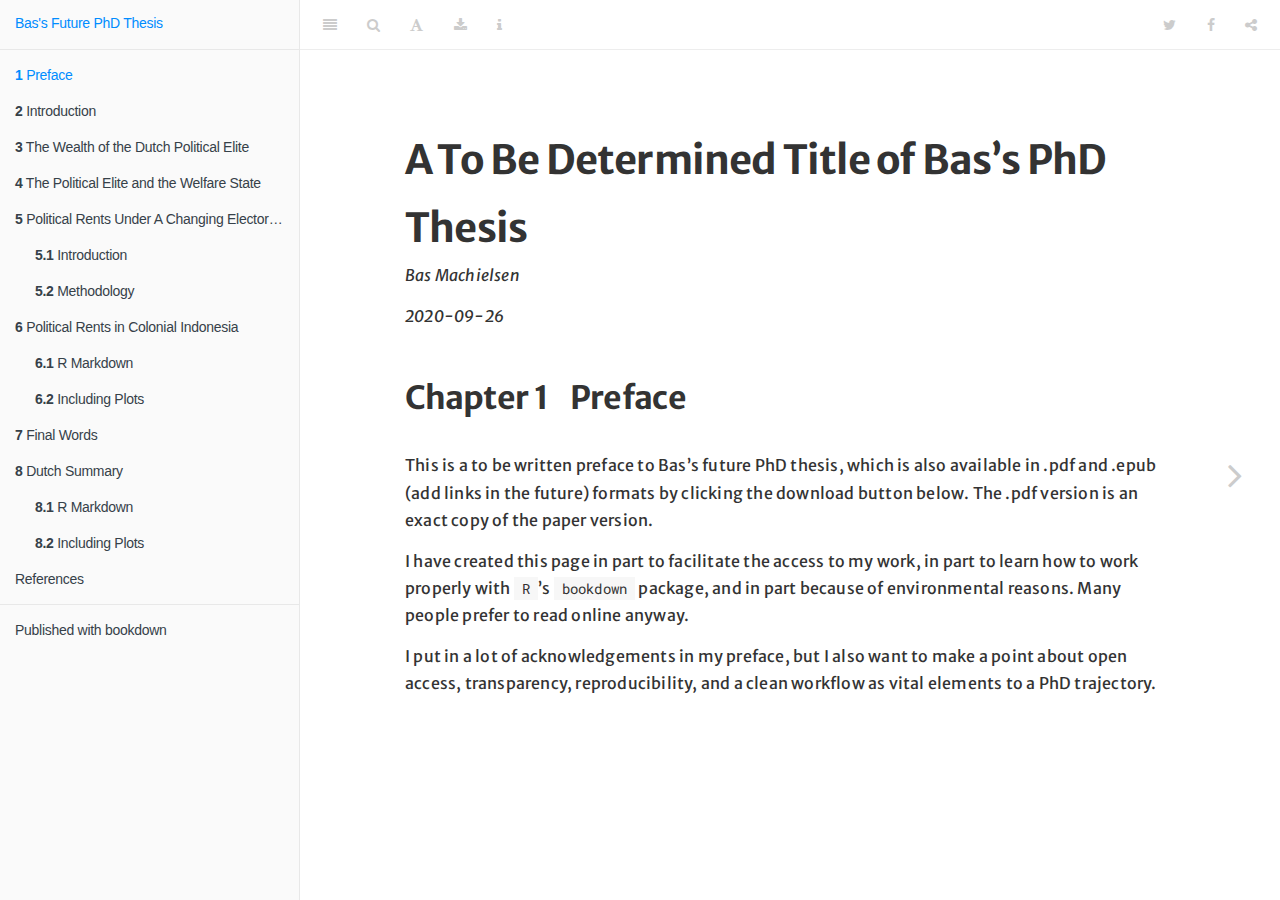
<file: _book/index.html>
<!DOCTYPE html>
<html lang="" xml:lang="">
<head>

  <meta charset="utf-8" />
  <meta http-equiv="X-UA-Compatible" content="IE=edge" />
  <title>A To Be Determined Title of Bas’s PhD Thesis</title>
  <meta name="description" content="This is a minimal example of using the bookdown package to write a book. The output format for this example is bookdown::gitbook." />
  <meta name="generator" content="bookdown 0.18 and GitBook 2.6.7" />

  <meta property="og:title" content="A To Be Determined Title of Bas’s PhD Thesis" />
  <meta property="og:type" content="book" />
  
  
  <meta property="og:description" content="This is a minimal example of using the bookdown package to write a book. The output format for this example is bookdown::gitbook." />
  

  <meta name="twitter:card" content="summary" />
  <meta name="twitter:title" content="A To Be Determined Title of Bas’s PhD Thesis" />
  
  <meta name="twitter:description" content="This is a minimal example of using the bookdown package to write a book. The output format for this example is bookdown::gitbook." />
  

<meta name="author" content="Bas Machielsen" />


<meta name="date" content="2020-09-26" />

  <meta name="viewport" content="width=device-width, initial-scale=1" />
  <meta name="apple-mobile-web-app-capable" content="yes" />
  <meta name="apple-mobile-web-app-status-bar-style" content="black" />
  
  

<link rel="next" href="intro.html"/>
<script src="libs/jquery-2.2.3/jquery.min.js"></script>
<link href="libs/gitbook-2.6.7/css/style.css" rel="stylesheet" />
<link href="libs/gitbook-2.6.7/css/plugin-table.css" rel="stylesheet" />
<link href="libs/gitbook-2.6.7/css/plugin-bookdown.css" rel="stylesheet" />
<link href="libs/gitbook-2.6.7/css/plugin-highlight.css" rel="stylesheet" />
<link href="libs/gitbook-2.6.7/css/plugin-search.css" rel="stylesheet" />
<link href="libs/gitbook-2.6.7/css/plugin-fontsettings.css" rel="stylesheet" />
<link href="libs/gitbook-2.6.7/css/plugin-clipboard.css" rel="stylesheet" />











<style type="text/css">
a.sourceLine { display: inline-block; line-height: 1.25; }
a.sourceLine { pointer-events: none; color: inherit; text-decoration: inherit; }
a.sourceLine:empty { height: 1.2em; }
.sourceCode { overflow: visible; }
code.sourceCode { white-space: pre; position: relative; }
pre.sourceCode { margin: 0; }
@media screen {
div.sourceCode { overflow: auto; }
}
@media print {
code.sourceCode { white-space: pre-wrap; }
a.sourceLine { text-indent: -1em; padding-left: 1em; }
}
pre.numberSource a.sourceLine
  { position: relative; left: -4em; }
pre.numberSource a.sourceLine::before
  { content: attr(data-line-number);
    position: relative; left: -1em; text-align: right; vertical-align: baseline;
    border: none; pointer-events: all; display: inline-block;
    -webkit-touch-callout: none; -webkit-user-select: none;
    -khtml-user-select: none; -moz-user-select: none;
    -ms-user-select: none; user-select: none;
    padding: 0 4px; width: 4em;
    color: #aaaaaa;
  }
pre.numberSource { margin-left: 3em; border-left: 1px solid #aaaaaa;  padding-left: 4px; }
div.sourceCode
  {  }
@media screen {
a.sourceLine::before { text-decoration: underline; }
}
code span.al { color: #ff0000; font-weight: bold; } /* Alert */
code span.an { color: #60a0b0; font-weight: bold; font-style: italic; } /* Annotation */
code span.at { color: #7d9029; } /* Attribute */
code span.bn { color: #40a070; } /* BaseN */
code span.bu { } /* BuiltIn */
code span.cf { color: #007020; font-weight: bold; } /* ControlFlow */
code span.ch { color: #4070a0; } /* Char */
code span.cn { color: #880000; } /* Constant */
code span.co { color: #60a0b0; font-style: italic; } /* Comment */
code span.cv { color: #60a0b0; font-weight: bold; font-style: italic; } /* CommentVar */
code span.do { color: #ba2121; font-style: italic; } /* Documentation */
code span.dt { color: #902000; } /* DataType */
code span.dv { color: #40a070; } /* DecVal */
code span.er { color: #ff0000; font-weight: bold; } /* Error */
code span.ex { } /* Extension */
code span.fl { color: #40a070; } /* Float */
code span.fu { color: #06287e; } /* Function */
code span.im { } /* Import */
code span.in { color: #60a0b0; font-weight: bold; font-style: italic; } /* Information */
code span.kw { color: #007020; font-weight: bold; } /* Keyword */
code span.op { color: #666666; } /* Operator */
code span.ot { color: #007020; } /* Other */
code span.pp { color: #bc7a00; } /* Preprocessor */
code span.sc { color: #4070a0; } /* SpecialChar */
code span.ss { color: #bb6688; } /* SpecialString */
code span.st { color: #4070a0; } /* String */
code span.va { color: #19177c; } /* Variable */
code span.vs { color: #4070a0; } /* VerbatimString */
code span.wa { color: #60a0b0; font-weight: bold; font-style: italic; } /* Warning */
</style>

<link rel="stylesheet" href="style.css" type="text/css" />
</head>

<body>



  <div class="book without-animation with-summary font-size-2 font-family-1" data-basepath=".">

    <div class="book-summary">
      <nav role="navigation">

<ul class="summary">
<li><a href="./">Bas's Future PhD Thesis</a></li>

<li class="divider"></li>
<li class="chapter" data-level="1" data-path="index.html"><a href="index.html"><i class="fa fa-check"></i><b>1</b> Preface</a></li>
<li class="chapter" data-level="2" data-path="intro.html"><a href="intro.html"><i class="fa fa-check"></i><b>2</b> Introduction</a></li>
<li class="chapter" data-level="3" data-path="wodpe.html"><a href="wodpe.html"><i class="fa fa-check"></i><b>3</b> The Wealth of the Dutch Political Elite</a></li>
<li class="chapter" data-level="4" data-path="the-political-elite-and-the-welfare-state.html"><a href="the-political-elite-and-the-welfare-state.html"><i class="fa fa-check"></i><b>4</b> The Political Elite and the Welfare State</a></li>
<li class="chapter" data-level="5" data-path="political-rents-under-a-changing-electoral-regime.html"><a href="political-rents-under-a-changing-electoral-regime.html"><i class="fa fa-check"></i><b>5</b> Political Rents Under A Changing Electoral Regime</a><ul>
<li class="chapter" data-level="5.1" data-path="political-rents-under-a-changing-electoral-regime.html"><a href="political-rents-under-a-changing-electoral-regime.html#introduction"><i class="fa fa-check"></i><b>5.1</b> Introduction</a></li>
<li class="chapter" data-level="5.2" data-path="political-rents-under-a-changing-electoral-regime.html"><a href="political-rents-under-a-changing-electoral-regime.html#methodology"><i class="fa fa-check"></i><b>5.2</b> Methodology</a></li>
</ul></li>
<li class="chapter" data-level="6" data-path="prci.html"><a href="prci.html"><i class="fa fa-check"></i><b>6</b> Political Rents in Colonial Indonesia</a><ul>
<li class="chapter" data-level="6.1" data-path="prci.html"><a href="prci.html#r-markdown"><i class="fa fa-check"></i><b>6.1</b> R Markdown</a></li>
<li class="chapter" data-level="6.2" data-path="prci.html"><a href="prci.html#including-plots"><i class="fa fa-check"></i><b>6.2</b> Including Plots</a></li>
</ul></li>
<li class="chapter" data-level="7" data-path="final-words.html"><a href="final-words.html"><i class="fa fa-check"></i><b>7</b> Final Words</a></li>
<li class="chapter" data-level="8" data-path="dutchsum.html"><a href="dutchsum.html"><i class="fa fa-check"></i><b>8</b> Dutch Summary</a><ul>
<li class="chapter" data-level="8.1" data-path="dutchsum.html"><a href="dutchsum.html#r-markdown-1"><i class="fa fa-check"></i><b>8.1</b> R Markdown</a></li>
<li class="chapter" data-level="8.2" data-path="dutchsum.html"><a href="dutchsum.html#including-plots-1"><i class="fa fa-check"></i><b>8.2</b> Including Plots</a></li>
</ul></li>
<li class="chapter" data-level="" data-path="references.html"><a href="references.html"><i class="fa fa-check"></i>References</a></li>
<li class="divider"></li>
<li><a href="https://github.com/rstudio/bookdown" target="blank">Published with bookdown</a></li>

</ul>

      </nav>
    </div>

    <div class="book-body">
      <div class="body-inner">
        <div class="book-header" role="navigation">
          <h1>
            <i class="fa fa-circle-o-notch fa-spin"></i><a href="./">A To Be Determined Title of Bas’s PhD Thesis</a>
          </h1>
        </div>

        <div class="page-wrapper" tabindex="-1" role="main">
          <div class="page-inner">

            <section class="normal" id="section-">
<div id="header">
<h1 class="title">A To Be Determined Title of Bas’s PhD Thesis</h1>
<p class="author"><em>Bas Machielsen</em></p>
<p class="date"><em>2020-09-26</em></p>
</div>
<div id="preface" class="section level1">
<h1><span class="header-section-number">Chapter 1</span> Preface</h1>
<p>This is a to be written preface to Bas’s future PhD thesis, which is also available in .pdf and .epub (add links in the future) formats by clicking the download button below. The .pdf version is an exact copy of the paper version.</p>
<p>I have created this page in part to facilitate the access to my work, in part to learn how to work properly with <code>R</code>’s <code>bookdown</code> package, and in part because of environmental reasons. Many people prefer to read online anyway.</p>
<p>I put in a lot of acknowledgements in my preface, but I also want to make a point about open access, transparency, reproducibility, and a clean workflow as vital elements to a PhD trajectory.</p>

</div>
            </section>

          </div>
        </div>
      </div>

<a href="intro.html" class="navigation navigation-next navigation-unique" aria-label="Next page"><i class="fa fa-angle-right"></i></a>
    </div>
  </div>
<script src="libs/gitbook-2.6.7/js/app.min.js"></script>
<script src="libs/gitbook-2.6.7/js/lunr.js"></script>
<script src="libs/gitbook-2.6.7/js/clipboard.min.js"></script>
<script src="libs/gitbook-2.6.7/js/plugin-search.js"></script>
<script src="libs/gitbook-2.6.7/js/plugin-sharing.js"></script>
<script src="libs/gitbook-2.6.7/js/plugin-fontsettings.js"></script>
<script src="libs/gitbook-2.6.7/js/plugin-bookdown.js"></script>
<script src="libs/gitbook-2.6.7/js/jquery.highlight.js"></script>
<script src="libs/gitbook-2.6.7/js/plugin-clipboard.js"></script>
<script>
gitbook.require(["gitbook"], function(gitbook) {
gitbook.start({
"sharing": {
"github": false,
"facebook": true,
"twitter": true,
"linkedin": false,
"weibo": false,
"instapaper": false,
"vk": false,
"all": ["facebook", "twitter", "linkedin", "weibo", "instapaper"]
},
"fontsettings": {
"theme": "white",
"family": "sans",
"size": 2
},
"edit": {
"link": null,
"text": null
},
"history": {
"link": null,
"text": null
},
"view": {
"link": null,
"text": null
},
"download": ["phd_thesis.pdf", "phd_thesis.epub"],
"toc": {
"collapse": "subsection"
}
});
});
</script>

<!-- dynamically load mathjax for compatibility with self-contained -->
<script>
  (function () {
    var script = document.createElement("script");
    script.type = "text/javascript";
    var src = "true";
    if (src === "" || src === "true") src = "https://mathjax.rstudio.com/latest/MathJax.js?config=TeX-MML-AM_CHTML";
    if (location.protocol !== "file:")
      if (/^https?:/.test(src))
        src = src.replace(/^https?:/, '');
    script.src = src;
    document.getElementsByTagName("head")[0].appendChild(script);
  })();
</script>
</body>

</html>
</file>
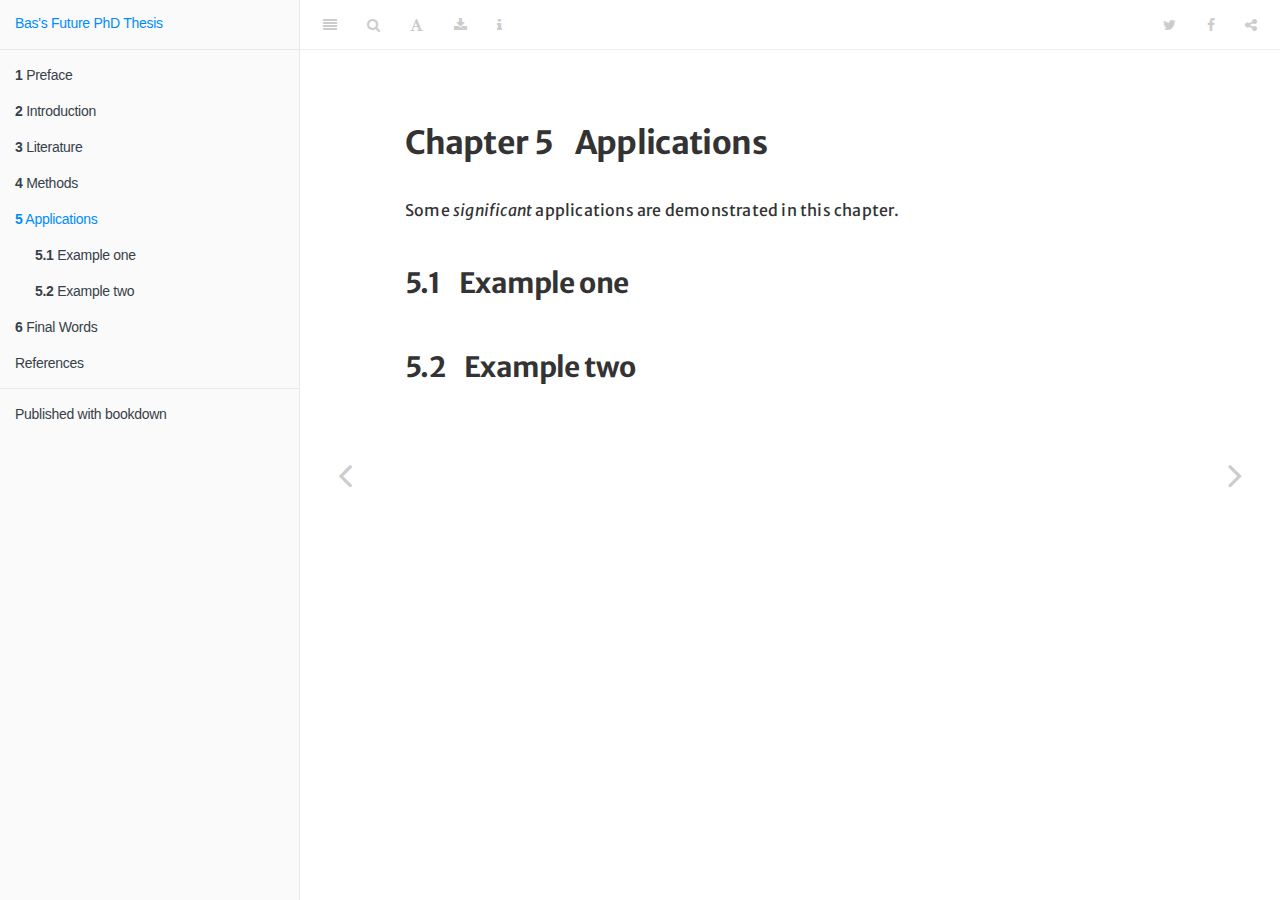
<file: _book/applications.html>
<!DOCTYPE html>
<html lang="" xml:lang="">
<head>

  <meta charset="utf-8" />
  <meta http-equiv="X-UA-Compatible" content="IE=edge" />
  <title>Chapter 5 Applications | A To Be Determined Title of Bas’s PhD Thesis</title>
  <meta name="description" content="This is a minimal example of using the bookdown package to write a book. The output format for this example is bookdown::gitbook." />
  <meta name="generator" content="bookdown 0.18 and GitBook 2.6.7" />

  <meta property="og:title" content="Chapter 5 Applications | A To Be Determined Title of Bas’s PhD Thesis" />
  <meta property="og:type" content="book" />
  
  
  <meta property="og:description" content="This is a minimal example of using the bookdown package to write a book. The output format for this example is bookdown::gitbook." />
  

  <meta name="twitter:card" content="summary" />
  <meta name="twitter:title" content="Chapter 5 Applications | A To Be Determined Title of Bas’s PhD Thesis" />
  
  <meta name="twitter:description" content="This is a minimal example of using the bookdown package to write a book. The output format for this example is bookdown::gitbook." />
  

<meta name="author" content="Bas Machielsen" />


<meta name="date" content="2020-09-26" />

  <meta name="viewport" content="width=device-width, initial-scale=1" />
  <meta name="apple-mobile-web-app-capable" content="yes" />
  <meta name="apple-mobile-web-app-status-bar-style" content="black" />
  
  
<link rel="prev" href="methods.html"/>
<link rel="next" href="final-words.html"/>
<script src="libs/jquery-2.2.3/jquery.min.js"></script>
<link href="libs/gitbook-2.6.7/css/style.css" rel="stylesheet" />
<link href="libs/gitbook-2.6.7/css/plugin-table.css" rel="stylesheet" />
<link href="libs/gitbook-2.6.7/css/plugin-bookdown.css" rel="stylesheet" />
<link href="libs/gitbook-2.6.7/css/plugin-highlight.css" rel="stylesheet" />
<link href="libs/gitbook-2.6.7/css/plugin-search.css" rel="stylesheet" />
<link href="libs/gitbook-2.6.7/css/plugin-fontsettings.css" rel="stylesheet" />
<link href="libs/gitbook-2.6.7/css/plugin-clipboard.css" rel="stylesheet" />











<style type="text/css">
a.sourceLine { display: inline-block; line-height: 1.25; }
a.sourceLine { pointer-events: none; color: inherit; text-decoration: inherit; }
a.sourceLine:empty { height: 1.2em; }
.sourceCode { overflow: visible; }
code.sourceCode { white-space: pre; position: relative; }
pre.sourceCode { margin: 0; }
@media screen {
div.sourceCode { overflow: auto; }
}
@media print {
code.sourceCode { white-space: pre-wrap; }
a.sourceLine { text-indent: -1em; padding-left: 1em; }
}
pre.numberSource a.sourceLine
  { position: relative; left: -4em; }
pre.numberSource a.sourceLine::before
  { content: attr(data-line-number);
    position: relative; left: -1em; text-align: right; vertical-align: baseline;
    border: none; pointer-events: all; display: inline-block;
    -webkit-touch-callout: none; -webkit-user-select: none;
    -khtml-user-select: none; -moz-user-select: none;
    -ms-user-select: none; user-select: none;
    padding: 0 4px; width: 4em;
    color: #aaaaaa;
  }
pre.numberSource { margin-left: 3em; border-left: 1px solid #aaaaaa;  padding-left: 4px; }
div.sourceCode
  {  }
@media screen {
a.sourceLine::before { text-decoration: underline; }
}
code span.al { color: #ff0000; font-weight: bold; } /* Alert */
code span.an { color: #60a0b0; font-weight: bold; font-style: italic; } /* Annotation */
code span.at { color: #7d9029; } /* Attribute */
code span.bn { color: #40a070; } /* BaseN */
code span.bu { } /* BuiltIn */
code span.cf { color: #007020; font-weight: bold; } /* ControlFlow */
code span.ch { color: #4070a0; } /* Char */
code span.cn { color: #880000; } /* Constant */
code span.co { color: #60a0b0; font-style: italic; } /* Comment */
code span.cv { color: #60a0b0; font-weight: bold; font-style: italic; } /* CommentVar */
code span.do { color: #ba2121; font-style: italic; } /* Documentation */
code span.dt { color: #902000; } /* DataType */
code span.dv { color: #40a070; } /* DecVal */
code span.er { color: #ff0000; font-weight: bold; } /* Error */
code span.ex { } /* Extension */
code span.fl { color: #40a070; } /* Float */
code span.fu { color: #06287e; } /* Function */
code span.im { } /* Import */
code span.in { color: #60a0b0; font-weight: bold; font-style: italic; } /* Information */
code span.kw { color: #007020; font-weight: bold; } /* Keyword */
code span.op { color: #666666; } /* Operator */
code span.ot { color: #007020; } /* Other */
code span.pp { color: #bc7a00; } /* Preprocessor */
code span.sc { color: #4070a0; } /* SpecialChar */
code span.ss { color: #bb6688; } /* SpecialString */
code span.st { color: #4070a0; } /* String */
code span.va { color: #19177c; } /* Variable */
code span.vs { color: #4070a0; } /* VerbatimString */
code span.wa { color: #60a0b0; font-weight: bold; font-style: italic; } /* Warning */
</style>

<link rel="stylesheet" href="style.css" type="text/css" />
</head>

<body>



  <div class="book without-animation with-summary font-size-2 font-family-1" data-basepath=".">

    <div class="book-summary">
      <nav role="navigation">

<ul class="summary">
<li><a href="./">Bas's Future PhD Thesis</a></li>

<li class="divider"></li>
<li class="chapter" data-level="1" data-path="index.html"><a href="index.html"><i class="fa fa-check"></i><b>1</b> Preface</a></li>
<li class="chapter" data-level="2" data-path="intro.html"><a href="intro.html"><i class="fa fa-check"></i><b>2</b> Introduction</a></li>
<li class="chapter" data-level="3" data-path="literature.html"><a href="literature.html"><i class="fa fa-check"></i><b>3</b> Literature</a></li>
<li class="chapter" data-level="4" data-path="methods.html"><a href="methods.html"><i class="fa fa-check"></i><b>4</b> Methods</a></li>
<li class="chapter" data-level="5" data-path="applications.html"><a href="applications.html"><i class="fa fa-check"></i><b>5</b> Applications</a><ul>
<li class="chapter" data-level="5.1" data-path="applications.html"><a href="applications.html#example-one"><i class="fa fa-check"></i><b>5.1</b> Example one</a></li>
<li class="chapter" data-level="5.2" data-path="applications.html"><a href="applications.html#example-two"><i class="fa fa-check"></i><b>5.2</b> Example two</a></li>
</ul></li>
<li class="chapter" data-level="6" data-path="final-words.html"><a href="final-words.html"><i class="fa fa-check"></i><b>6</b> Final Words</a></li>
<li class="chapter" data-level="" data-path="references.html"><a href="references.html"><i class="fa fa-check"></i>References</a></li>
<li class="divider"></li>
<li><a href="https://github.com/rstudio/bookdown" target="blank">Published with bookdown</a></li>

</ul>

      </nav>
    </div>

    <div class="book-body">
      <div class="body-inner">
        <div class="book-header" role="navigation">
          <h1>
            <i class="fa fa-circle-o-notch fa-spin"></i><a href="./">A To Be Determined Title of Bas’s PhD Thesis</a>
          </h1>
        </div>

        <div class="page-wrapper" tabindex="-1" role="main">
          <div class="page-inner">

            <section class="normal" id="section-">
<div id="applications" class="section level1">
<h1><span class="header-section-number">Chapter 5</span> Applications</h1>
<p>Some <em>significant</em> applications are demonstrated in this chapter.</p>
<div id="example-one" class="section level2">
<h2><span class="header-section-number">5.1</span> Example one</h2>
</div>
<div id="example-two" class="section level2">
<h2><span class="header-section-number">5.2</span> Example two</h2>

</div>
</div>
            </section>

          </div>
        </div>
      </div>
<a href="methods.html" class="navigation navigation-prev " aria-label="Previous page"><i class="fa fa-angle-left"></i></a>
<a href="final-words.html" class="navigation navigation-next " aria-label="Next page"><i class="fa fa-angle-right"></i></a>
    </div>
  </div>
<script src="libs/gitbook-2.6.7/js/app.min.js"></script>
<script src="libs/gitbook-2.6.7/js/lunr.js"></script>
<script src="libs/gitbook-2.6.7/js/clipboard.min.js"></script>
<script src="libs/gitbook-2.6.7/js/plugin-search.js"></script>
<script src="libs/gitbook-2.6.7/js/plugin-sharing.js"></script>
<script src="libs/gitbook-2.6.7/js/plugin-fontsettings.js"></script>
<script src="libs/gitbook-2.6.7/js/plugin-bookdown.js"></script>
<script src="libs/gitbook-2.6.7/js/jquery.highlight.js"></script>
<script src="libs/gitbook-2.6.7/js/plugin-clipboard.js"></script>
<script>
gitbook.require(["gitbook"], function(gitbook) {
gitbook.start({
"sharing": {
"github": false,
"facebook": true,
"twitter": true,
"linkedin": false,
"weibo": false,
"instapaper": false,
"vk": false,
"all": ["facebook", "twitter", "linkedin", "weibo", "instapaper"]
},
"fontsettings": {
"theme": "white",
"family": "sans",
"size": 2
},
"edit": {
"link": null,
"text": null
},
"history": {
"link": null,
"text": null
},
"view": {
"link": null,
"text": null
},
"download": ["phd_thesis.pdf", "phd_thesis.epub"],
"toc": {
"collapse": "subsection"
}
});
});
</script>

</body>

</html>
</file>
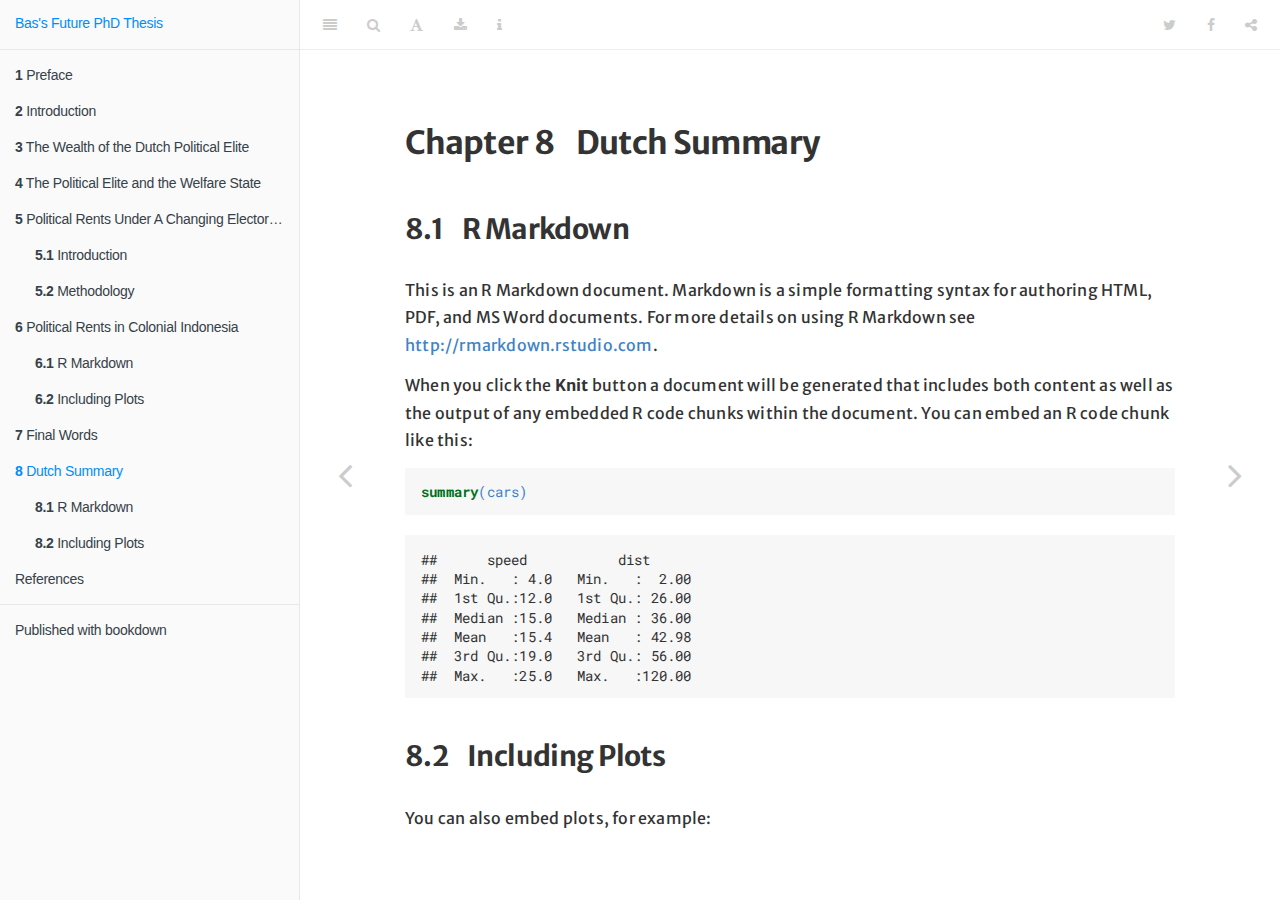
<file: _book/dutchsum.html>
<!DOCTYPE html>
<html lang="" xml:lang="">
<head>

  <meta charset="utf-8" />
  <meta http-equiv="X-UA-Compatible" content="IE=edge" />
  <title>Chapter 8 Dutch Summary | A To Be Determined Title of Bas’s PhD Thesis</title>
  <meta name="description" content="This is a minimal example of using the bookdown package to write a book. The output format for this example is bookdown::gitbook." />
  <meta name="generator" content="bookdown 0.18 and GitBook 2.6.7" />

  <meta property="og:title" content="Chapter 8 Dutch Summary | A To Be Determined Title of Bas’s PhD Thesis" />
  <meta property="og:type" content="book" />
  
  
  <meta property="og:description" content="This is a minimal example of using the bookdown package to write a book. The output format for this example is bookdown::gitbook." />
  

  <meta name="twitter:card" content="summary" />
  <meta name="twitter:title" content="Chapter 8 Dutch Summary | A To Be Determined Title of Bas’s PhD Thesis" />
  
  <meta name="twitter:description" content="This is a minimal example of using the bookdown package to write a book. The output format for this example is bookdown::gitbook." />
  

<meta name="author" content="Bas Machielsen" />


<meta name="date" content="2020-09-26" />

  <meta name="viewport" content="width=device-width, initial-scale=1" />
  <meta name="apple-mobile-web-app-capable" content="yes" />
  <meta name="apple-mobile-web-app-status-bar-style" content="black" />
  
  
<link rel="prev" href="final-words.html"/>
<link rel="next" href="references.html"/>
<script src="libs/jquery-2.2.3/jquery.min.js"></script>
<link href="libs/gitbook-2.6.7/css/style.css" rel="stylesheet" />
<link href="libs/gitbook-2.6.7/css/plugin-table.css" rel="stylesheet" />
<link href="libs/gitbook-2.6.7/css/plugin-bookdown.css" rel="stylesheet" />
<link href="libs/gitbook-2.6.7/css/plugin-highlight.css" rel="stylesheet" />
<link href="libs/gitbook-2.6.7/css/plugin-search.css" rel="stylesheet" />
<link href="libs/gitbook-2.6.7/css/plugin-fontsettings.css" rel="stylesheet" />
<link href="libs/gitbook-2.6.7/css/plugin-clipboard.css" rel="stylesheet" />











<style type="text/css">
a.sourceLine { display: inline-block; line-height: 1.25; }
a.sourceLine { pointer-events: none; color: inherit; text-decoration: inherit; }
a.sourceLine:empty { height: 1.2em; }
.sourceCode { overflow: visible; }
code.sourceCode { white-space: pre; position: relative; }
pre.sourceCode { margin: 0; }
@media screen {
div.sourceCode { overflow: auto; }
}
@media print {
code.sourceCode { white-space: pre-wrap; }
a.sourceLine { text-indent: -1em; padding-left: 1em; }
}
pre.numberSource a.sourceLine
  { position: relative; left: -4em; }
pre.numberSource a.sourceLine::before
  { content: attr(data-line-number);
    position: relative; left: -1em; text-align: right; vertical-align: baseline;
    border: none; pointer-events: all; display: inline-block;
    -webkit-touch-callout: none; -webkit-user-select: none;
    -khtml-user-select: none; -moz-user-select: none;
    -ms-user-select: none; user-select: none;
    padding: 0 4px; width: 4em;
    color: #aaaaaa;
  }
pre.numberSource { margin-left: 3em; border-left: 1px solid #aaaaaa;  padding-left: 4px; }
div.sourceCode
  {  }
@media screen {
a.sourceLine::before { text-decoration: underline; }
}
code span.al { color: #ff0000; font-weight: bold; } /* Alert */
code span.an { color: #60a0b0; font-weight: bold; font-style: italic; } /* Annotation */
code span.at { color: #7d9029; } /* Attribute */
code span.bn { color: #40a070; } /* BaseN */
code span.bu { } /* BuiltIn */
code span.cf { color: #007020; font-weight: bold; } /* ControlFlow */
code span.ch { color: #4070a0; } /* Char */
code span.cn { color: #880000; } /* Constant */
code span.co { color: #60a0b0; font-style: italic; } /* Comment */
code span.cv { color: #60a0b0; font-weight: bold; font-style: italic; } /* CommentVar */
code span.do { color: #ba2121; font-style: italic; } /* Documentation */
code span.dt { color: #902000; } /* DataType */
code span.dv { color: #40a070; } /* DecVal */
code span.er { color: #ff0000; font-weight: bold; } /* Error */
code span.ex { } /* Extension */
code span.fl { color: #40a070; } /* Float */
code span.fu { color: #06287e; } /* Function */
code span.im { } /* Import */
code span.in { color: #60a0b0; font-weight: bold; font-style: italic; } /* Information */
code span.kw { color: #007020; font-weight: bold; } /* Keyword */
code span.op { color: #666666; } /* Operator */
code span.ot { color: #007020; } /* Other */
code span.pp { color: #bc7a00; } /* Preprocessor */
code span.sc { color: #4070a0; } /* SpecialChar */
code span.ss { color: #bb6688; } /* SpecialString */
code span.st { color: #4070a0; } /* String */
code span.va { color: #19177c; } /* Variable */
code span.vs { color: #4070a0; } /* VerbatimString */
code span.wa { color: #60a0b0; font-weight: bold; font-style: italic; } /* Warning */
</style>

<link rel="stylesheet" href="style.css" type="text/css" />
</head>

<body>



  <div class="book without-animation with-summary font-size-2 font-family-1" data-basepath=".">

    <div class="book-summary">
      <nav role="navigation">

<ul class="summary">
<li><a href="./">Bas's Future PhD Thesis</a></li>

<li class="divider"></li>
<li class="chapter" data-level="1" data-path="index.html"><a href="index.html"><i class="fa fa-check"></i><b>1</b> Preface</a></li>
<li class="chapter" data-level="2" data-path="intro.html"><a href="intro.html"><i class="fa fa-check"></i><b>2</b> Introduction</a></li>
<li class="chapter" data-level="3" data-path="wodpe.html"><a href="wodpe.html"><i class="fa fa-check"></i><b>3</b> The Wealth of the Dutch Political Elite</a></li>
<li class="chapter" data-level="4" data-path="the-political-elite-and-the-welfare-state.html"><a href="the-political-elite-and-the-welfare-state.html"><i class="fa fa-check"></i><b>4</b> The Political Elite and the Welfare State</a></li>
<li class="chapter" data-level="5" data-path="political-rents-under-a-changing-electoral-regime.html"><a href="political-rents-under-a-changing-electoral-regime.html"><i class="fa fa-check"></i><b>5</b> Political Rents Under A Changing Electoral Regime</a><ul>
<li class="chapter" data-level="5.1" data-path="political-rents-under-a-changing-electoral-regime.html"><a href="political-rents-under-a-changing-electoral-regime.html#introduction"><i class="fa fa-check"></i><b>5.1</b> Introduction</a></li>
<li class="chapter" data-level="5.2" data-path="political-rents-under-a-changing-electoral-regime.html"><a href="political-rents-under-a-changing-electoral-regime.html#methodology"><i class="fa fa-check"></i><b>5.2</b> Methodology</a></li>
</ul></li>
<li class="chapter" data-level="6" data-path="prci.html"><a href="prci.html"><i class="fa fa-check"></i><b>6</b> Political Rents in Colonial Indonesia</a><ul>
<li class="chapter" data-level="6.1" data-path="prci.html"><a href="prci.html#r-markdown"><i class="fa fa-check"></i><b>6.1</b> R Markdown</a></li>
<li class="chapter" data-level="6.2" data-path="prci.html"><a href="prci.html#including-plots"><i class="fa fa-check"></i><b>6.2</b> Including Plots</a></li>
</ul></li>
<li class="chapter" data-level="7" data-path="final-words.html"><a href="final-words.html"><i class="fa fa-check"></i><b>7</b> Final Words</a></li>
<li class="chapter" data-level="8" data-path="dutchsum.html"><a href="dutchsum.html"><i class="fa fa-check"></i><b>8</b> Dutch Summary</a><ul>
<li class="chapter" data-level="8.1" data-path="dutchsum.html"><a href="dutchsum.html#r-markdown-1"><i class="fa fa-check"></i><b>8.1</b> R Markdown</a></li>
<li class="chapter" data-level="8.2" data-path="dutchsum.html"><a href="dutchsum.html#including-plots-1"><i class="fa fa-check"></i><b>8.2</b> Including Plots</a></li>
</ul></li>
<li class="chapter" data-level="" data-path="references.html"><a href="references.html"><i class="fa fa-check"></i>References</a></li>
<li class="divider"></li>
<li><a href="https://github.com/rstudio/bookdown" target="blank">Published with bookdown</a></li>

</ul>

      </nav>
    </div>

    <div class="book-body">
      <div class="body-inner">
        <div class="book-header" role="navigation">
          <h1>
            <i class="fa fa-circle-o-notch fa-spin"></i><a href="./">A To Be Determined Title of Bas’s PhD Thesis</a>
          </h1>
        </div>

        <div class="page-wrapper" tabindex="-1" role="main">
          <div class="page-inner">

            <section class="normal" id="section-">
<div id="dutchsum" class="section level1">
<h1><span class="header-section-number">Chapter 8</span> Dutch Summary</h1>
<div id="r-markdown-1" class="section level2">
<h2><span class="header-section-number">8.1</span> R Markdown</h2>
<p>This is an R Markdown document. Markdown is a simple formatting syntax for authoring HTML, PDF, and MS Word documents. For more details on using R Markdown see <a href="http://rmarkdown.rstudio.com" class="uri">http://rmarkdown.rstudio.com</a>.</p>
<p>When you click the <strong>Knit</strong> button a document will be generated that includes both content as well as the output of any embedded R code chunks within the document. You can embed an R code chunk like this:</p>
<div class="sourceCode" id="cb5"><pre class="sourceCode r"><code class="sourceCode r"><a class="sourceLine" id="cb5-1" data-line-number="1"><span class="kw">summary</span>(cars)</a></code></pre></div>
<pre><code>##      speed           dist       
##  Min.   : 4.0   Min.   :  2.00  
##  1st Qu.:12.0   1st Qu.: 26.00  
##  Median :15.0   Median : 36.00  
##  Mean   :15.4   Mean   : 42.98  
##  3rd Qu.:19.0   3rd Qu.: 56.00  
##  Max.   :25.0   Max.   :120.00</code></pre>
</div>
<div id="including-plots-1" class="section level2">
<h2><span class="header-section-number">8.2</span> Including Plots</h2>
<p>You can also embed plots, for example:</p>
<p><img src="phd_thesis_files/figure-html/pressure1-1.png" width="672" /></p>
<p>Note that the <code>echo = FALSE</code> parameter was added to the code chunk to prevent printing of the R code that generated the plot.</p>

</div>
</div>
            </section>

          </div>
        </div>
      </div>
<a href="final-words.html" class="navigation navigation-prev " aria-label="Previous page"><i class="fa fa-angle-left"></i></a>
<a href="references.html" class="navigation navigation-next " aria-label="Next page"><i class="fa fa-angle-right"></i></a>
    </div>
  </div>
<script src="libs/gitbook-2.6.7/js/app.min.js"></script>
<script src="libs/gitbook-2.6.7/js/lunr.js"></script>
<script src="libs/gitbook-2.6.7/js/clipboard.min.js"></script>
<script src="libs/gitbook-2.6.7/js/plugin-search.js"></script>
<script src="libs/gitbook-2.6.7/js/plugin-sharing.js"></script>
<script src="libs/gitbook-2.6.7/js/plugin-fontsettings.js"></script>
<script src="libs/gitbook-2.6.7/js/plugin-bookdown.js"></script>
<script src="libs/gitbook-2.6.7/js/jquery.highlight.js"></script>
<script src="libs/gitbook-2.6.7/js/plugin-clipboard.js"></script>
<script>
gitbook.require(["gitbook"], function(gitbook) {
gitbook.start({
"sharing": {
"github": false,
"facebook": true,
"twitter": true,
"linkedin": false,
"weibo": false,
"instapaper": false,
"vk": false,
"all": ["facebook", "twitter", "linkedin", "weibo", "instapaper"]
},
"fontsettings": {
"theme": "white",
"family": "sans",
"size": 2
},
"edit": {
"link": null,
"text": null
},
"history": {
"link": null,
"text": null
},
"view": {
"link": null,
"text": null
},
"download": ["phd_thesis.pdf", "phd_thesis.epub"],
"toc": {
"collapse": "subsection"
}
});
});
</script>

<!-- dynamically load mathjax for compatibility with self-contained -->
<script>
  (function () {
    var script = document.createElement("script");
    script.type = "text/javascript";
    var src = "true";
    if (src === "" || src === "true") src = "https://mathjax.rstudio.com/latest/MathJax.js?config=TeX-MML-AM_CHTML";
    if (location.protocol !== "file:")
      if (/^https?:/.test(src))
        src = src.replace(/^https?:/, '');
    script.src = src;
    document.getElementsByTagName("head")[0].appendChild(script);
  })();
</script>
</body>

</html>
</file>
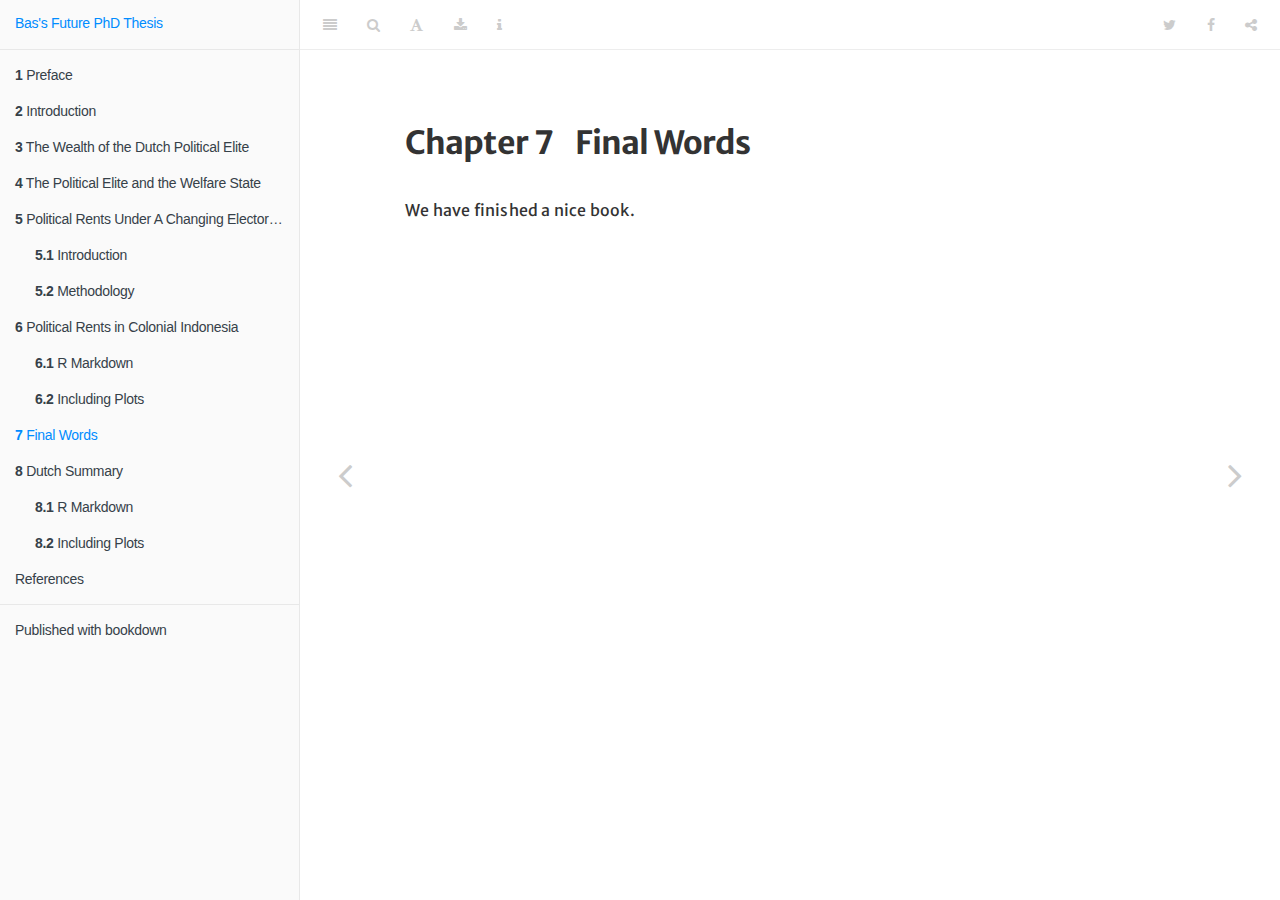
<file: _book/final-words.html>
<!DOCTYPE html>
<html lang="" xml:lang="">
<head>

  <meta charset="utf-8" />
  <meta http-equiv="X-UA-Compatible" content="IE=edge" />
  <title>Chapter 7 Final Words | A To Be Determined Title of Bas’s PhD Thesis</title>
  <meta name="description" content="This is a minimal example of using the bookdown package to write a book. The output format for this example is bookdown::gitbook." />
  <meta name="generator" content="bookdown 0.18 and GitBook 2.6.7" />

  <meta property="og:title" content="Chapter 7 Final Words | A To Be Determined Title of Bas’s PhD Thesis" />
  <meta property="og:type" content="book" />
  
  
  <meta property="og:description" content="This is a minimal example of using the bookdown package to write a book. The output format for this example is bookdown::gitbook." />
  

  <meta name="twitter:card" content="summary" />
  <meta name="twitter:title" content="Chapter 7 Final Words | A To Be Determined Title of Bas’s PhD Thesis" />
  
  <meta name="twitter:description" content="This is a minimal example of using the bookdown package to write a book. The output format for this example is bookdown::gitbook." />
  

<meta name="author" content="Bas Machielsen" />


<meta name="date" content="2020-09-26" />

  <meta name="viewport" content="width=device-width, initial-scale=1" />
  <meta name="apple-mobile-web-app-capable" content="yes" />
  <meta name="apple-mobile-web-app-status-bar-style" content="black" />
  
  
<link rel="prev" href="prci.html"/>
<link rel="next" href="dutchsum.html"/>
<script src="libs/jquery-2.2.3/jquery.min.js"></script>
<link href="libs/gitbook-2.6.7/css/style.css" rel="stylesheet" />
<link href="libs/gitbook-2.6.7/css/plugin-table.css" rel="stylesheet" />
<link href="libs/gitbook-2.6.7/css/plugin-bookdown.css" rel="stylesheet" />
<link href="libs/gitbook-2.6.7/css/plugin-highlight.css" rel="stylesheet" />
<link href="libs/gitbook-2.6.7/css/plugin-search.css" rel="stylesheet" />
<link href="libs/gitbook-2.6.7/css/plugin-fontsettings.css" rel="stylesheet" />
<link href="libs/gitbook-2.6.7/css/plugin-clipboard.css" rel="stylesheet" />











<style type="text/css">
a.sourceLine { display: inline-block; line-height: 1.25; }
a.sourceLine { pointer-events: none; color: inherit; text-decoration: inherit; }
a.sourceLine:empty { height: 1.2em; }
.sourceCode { overflow: visible; }
code.sourceCode { white-space: pre; position: relative; }
pre.sourceCode { margin: 0; }
@media screen {
div.sourceCode { overflow: auto; }
}
@media print {
code.sourceCode { white-space: pre-wrap; }
a.sourceLine { text-indent: -1em; padding-left: 1em; }
}
pre.numberSource a.sourceLine
  { position: relative; left: -4em; }
pre.numberSource a.sourceLine::before
  { content: attr(data-line-number);
    position: relative; left: -1em; text-align: right; vertical-align: baseline;
    border: none; pointer-events: all; display: inline-block;
    -webkit-touch-callout: none; -webkit-user-select: none;
    -khtml-user-select: none; -moz-user-select: none;
    -ms-user-select: none; user-select: none;
    padding: 0 4px; width: 4em;
    color: #aaaaaa;
  }
pre.numberSource { margin-left: 3em; border-left: 1px solid #aaaaaa;  padding-left: 4px; }
div.sourceCode
  {  }
@media screen {
a.sourceLine::before { text-decoration: underline; }
}
code span.al { color: #ff0000; font-weight: bold; } /* Alert */
code span.an { color: #60a0b0; font-weight: bold; font-style: italic; } /* Annotation */
code span.at { color: #7d9029; } /* Attribute */
code span.bn { color: #40a070; } /* BaseN */
code span.bu { } /* BuiltIn */
code span.cf { color: #007020; font-weight: bold; } /* ControlFlow */
code span.ch { color: #4070a0; } /* Char */
code span.cn { color: #880000; } /* Constant */
code span.co { color: #60a0b0; font-style: italic; } /* Comment */
code span.cv { color: #60a0b0; font-weight: bold; font-style: italic; } /* CommentVar */
code span.do { color: #ba2121; font-style: italic; } /* Documentation */
code span.dt { color: #902000; } /* DataType */
code span.dv { color: #40a070; } /* DecVal */
code span.er { color: #ff0000; font-weight: bold; } /* Error */
code span.ex { } /* Extension */
code span.fl { color: #40a070; } /* Float */
code span.fu { color: #06287e; } /* Function */
code span.im { } /* Import */
code span.in { color: #60a0b0; font-weight: bold; font-style: italic; } /* Information */
code span.kw { color: #007020; font-weight: bold; } /* Keyword */
code span.op { color: #666666; } /* Operator */
code span.ot { color: #007020; } /* Other */
code span.pp { color: #bc7a00; } /* Preprocessor */
code span.sc { color: #4070a0; } /* SpecialChar */
code span.ss { color: #bb6688; } /* SpecialString */
code span.st { color: #4070a0; } /* String */
code span.va { color: #19177c; } /* Variable */
code span.vs { color: #4070a0; } /* VerbatimString */
code span.wa { color: #60a0b0; font-weight: bold; font-style: italic; } /* Warning */
</style>

<link rel="stylesheet" href="style.css" type="text/css" />
</head>

<body>



  <div class="book without-animation with-summary font-size-2 font-family-1" data-basepath=".">

    <div class="book-summary">
      <nav role="navigation">

<ul class="summary">
<li><a href="./">Bas's Future PhD Thesis</a></li>

<li class="divider"></li>
<li class="chapter" data-level="1" data-path="index.html"><a href="index.html"><i class="fa fa-check"></i><b>1</b> Preface</a></li>
<li class="chapter" data-level="2" data-path="intro.html"><a href="intro.html"><i class="fa fa-check"></i><b>2</b> Introduction</a></li>
<li class="chapter" data-level="3" data-path="wodpe.html"><a href="wodpe.html"><i class="fa fa-check"></i><b>3</b> The Wealth of the Dutch Political Elite</a></li>
<li class="chapter" data-level="4" data-path="the-political-elite-and-the-welfare-state.html"><a href="the-political-elite-and-the-welfare-state.html"><i class="fa fa-check"></i><b>4</b> The Political Elite and the Welfare State</a></li>
<li class="chapter" data-level="5" data-path="political-rents-under-a-changing-electoral-regime.html"><a href="political-rents-under-a-changing-electoral-regime.html"><i class="fa fa-check"></i><b>5</b> Political Rents Under A Changing Electoral Regime</a><ul>
<li class="chapter" data-level="5.1" data-path="political-rents-under-a-changing-electoral-regime.html"><a href="political-rents-under-a-changing-electoral-regime.html#introduction"><i class="fa fa-check"></i><b>5.1</b> Introduction</a></li>
<li class="chapter" data-level="5.2" data-path="political-rents-under-a-changing-electoral-regime.html"><a href="political-rents-under-a-changing-electoral-regime.html#methodology"><i class="fa fa-check"></i><b>5.2</b> Methodology</a></li>
</ul></li>
<li class="chapter" data-level="6" data-path="prci.html"><a href="prci.html"><i class="fa fa-check"></i><b>6</b> Political Rents in Colonial Indonesia</a><ul>
<li class="chapter" data-level="6.1" data-path="prci.html"><a href="prci.html#r-markdown"><i class="fa fa-check"></i><b>6.1</b> R Markdown</a></li>
<li class="chapter" data-level="6.2" data-path="prci.html"><a href="prci.html#including-plots"><i class="fa fa-check"></i><b>6.2</b> Including Plots</a></li>
</ul></li>
<li class="chapter" data-level="7" data-path="final-words.html"><a href="final-words.html"><i class="fa fa-check"></i><b>7</b> Final Words</a></li>
<li class="chapter" data-level="8" data-path="dutchsum.html"><a href="dutchsum.html"><i class="fa fa-check"></i><b>8</b> Dutch Summary</a><ul>
<li class="chapter" data-level="8.1" data-path="dutchsum.html"><a href="dutchsum.html#r-markdown-1"><i class="fa fa-check"></i><b>8.1</b> R Markdown</a></li>
<li class="chapter" data-level="8.2" data-path="dutchsum.html"><a href="dutchsum.html#including-plots-1"><i class="fa fa-check"></i><b>8.2</b> Including Plots</a></li>
</ul></li>
<li class="chapter" data-level="" data-path="references.html"><a href="references.html"><i class="fa fa-check"></i>References</a></li>
<li class="divider"></li>
<li><a href="https://github.com/rstudio/bookdown" target="blank">Published with bookdown</a></li>

</ul>

      </nav>
    </div>

    <div class="book-body">
      <div class="body-inner">
        <div class="book-header" role="navigation">
          <h1>
            <i class="fa fa-circle-o-notch fa-spin"></i><a href="./">A To Be Determined Title of Bas’s PhD Thesis</a>
          </h1>
        </div>

        <div class="page-wrapper" tabindex="-1" role="main">
          <div class="page-inner">

            <section class="normal" id="section-">
<div id="final-words" class="section level1">
<h1><span class="header-section-number">Chapter 7</span> Final Words</h1>
<p>We have finished a nice book.</p>

</div>
            </section>

          </div>
        </div>
      </div>
<a href="prci.html" class="navigation navigation-prev " aria-label="Previous page"><i class="fa fa-angle-left"></i></a>
<a href="dutchsum.html" class="navigation navigation-next " aria-label="Next page"><i class="fa fa-angle-right"></i></a>
    </div>
  </div>
<script src="libs/gitbook-2.6.7/js/app.min.js"></script>
<script src="libs/gitbook-2.6.7/js/lunr.js"></script>
<script src="libs/gitbook-2.6.7/js/clipboard.min.js"></script>
<script src="libs/gitbook-2.6.7/js/plugin-search.js"></script>
<script src="libs/gitbook-2.6.7/js/plugin-sharing.js"></script>
<script src="libs/gitbook-2.6.7/js/plugin-fontsettings.js"></script>
<script src="libs/gitbook-2.6.7/js/plugin-bookdown.js"></script>
<script src="libs/gitbook-2.6.7/js/jquery.highlight.js"></script>
<script src="libs/gitbook-2.6.7/js/plugin-clipboard.js"></script>
<script>
gitbook.require(["gitbook"], function(gitbook) {
gitbook.start({
"sharing": {
"github": false,
"facebook": true,
"twitter": true,
"linkedin": false,
"weibo": false,
"instapaper": false,
"vk": false,
"all": ["facebook", "twitter", "linkedin", "weibo", "instapaper"]
},
"fontsettings": {
"theme": "white",
"family": "sans",
"size": 2
},
"edit": {
"link": null,
"text": null
},
"history": {
"link": null,
"text": null
},
"view": {
"link": null,
"text": null
},
"download": ["phd_thesis.pdf", "phd_thesis.epub"],
"toc": {
"collapse": "subsection"
}
});
});
</script>

<!-- dynamically load mathjax for compatibility with self-contained -->
<script>
  (function () {
    var script = document.createElement("script");
    script.type = "text/javascript";
    var src = "true";
    if (src === "" || src === "true") src = "https://mathjax.rstudio.com/latest/MathJax.js?config=TeX-MML-AM_CHTML";
    if (location.protocol !== "file:")
      if (/^https?:/.test(src))
        src = src.replace(/^https?:/, '');
    script.src = src;
    document.getElementsByTagName("head")[0].appendChild(script);
  })();
</script>
</body>

</html>
</file>
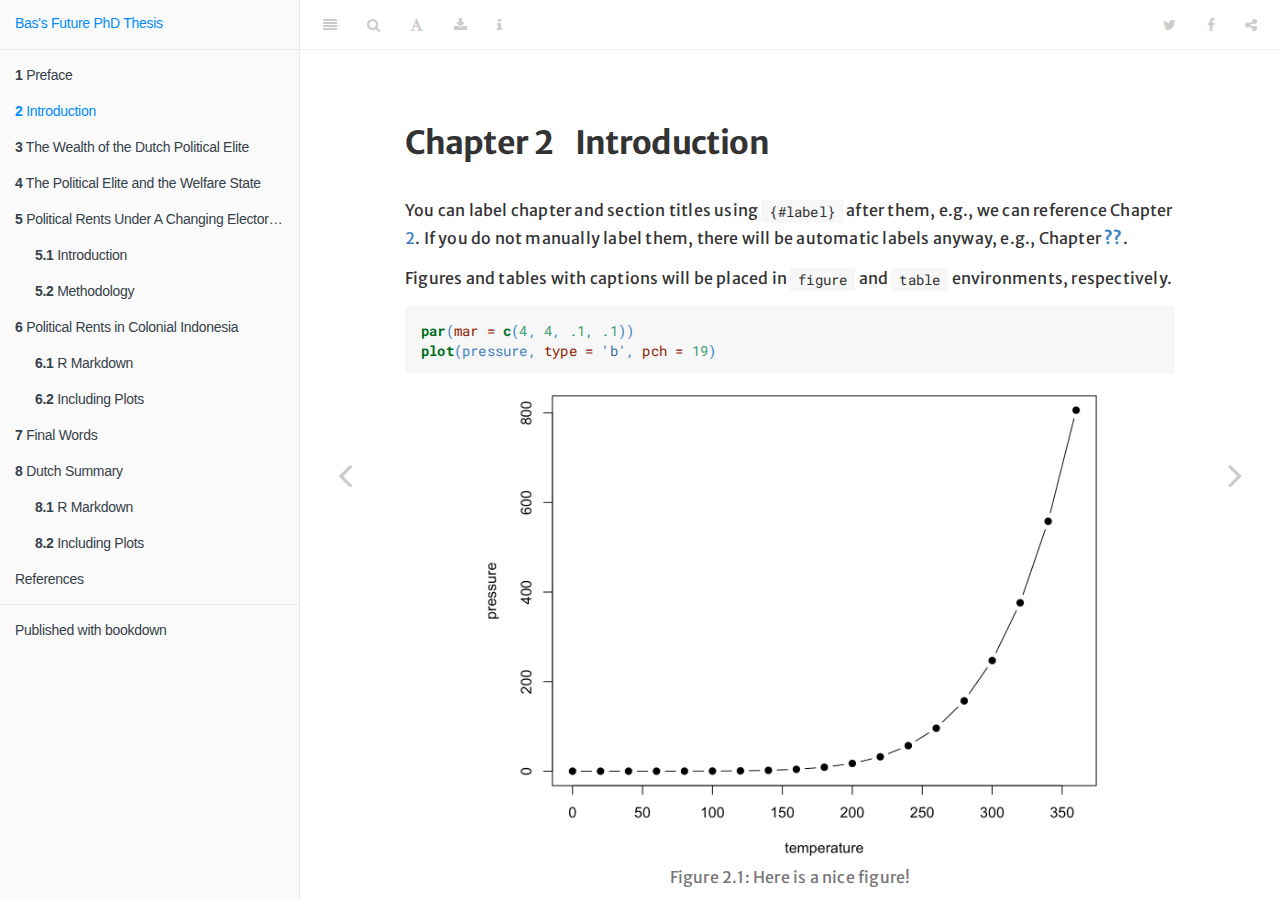
<file: _book/intro.html>
<!DOCTYPE html>
<html lang="" xml:lang="">
<head>

  <meta charset="utf-8" />
  <meta http-equiv="X-UA-Compatible" content="IE=edge" />
  <title>Chapter 2 Introduction | A To Be Determined Title of Bas’s PhD Thesis</title>
  <meta name="description" content="This is a minimal example of using the bookdown package to write a book. The output format for this example is bookdown::gitbook." />
  <meta name="generator" content="bookdown 0.18 and GitBook 2.6.7" />

  <meta property="og:title" content="Chapter 2 Introduction | A To Be Determined Title of Bas’s PhD Thesis" />
  <meta property="og:type" content="book" />
  
  
  <meta property="og:description" content="This is a minimal example of using the bookdown package to write a book. The output format for this example is bookdown::gitbook." />
  

  <meta name="twitter:card" content="summary" />
  <meta name="twitter:title" content="Chapter 2 Introduction | A To Be Determined Title of Bas’s PhD Thesis" />
  
  <meta name="twitter:description" content="This is a minimal example of using the bookdown package to write a book. The output format for this example is bookdown::gitbook." />
  

<meta name="author" content="Bas Machielsen" />


<meta name="date" content="2020-09-26" />

  <meta name="viewport" content="width=device-width, initial-scale=1" />
  <meta name="apple-mobile-web-app-capable" content="yes" />
  <meta name="apple-mobile-web-app-status-bar-style" content="black" />
  
  
<link rel="prev" href="index.html"/>
<link rel="next" href="wodpe.html"/>
<script src="libs/jquery-2.2.3/jquery.min.js"></script>
<link href="libs/gitbook-2.6.7/css/style.css" rel="stylesheet" />
<link href="libs/gitbook-2.6.7/css/plugin-table.css" rel="stylesheet" />
<link href="libs/gitbook-2.6.7/css/plugin-bookdown.css" rel="stylesheet" />
<link href="libs/gitbook-2.6.7/css/plugin-highlight.css" rel="stylesheet" />
<link href="libs/gitbook-2.6.7/css/plugin-search.css" rel="stylesheet" />
<link href="libs/gitbook-2.6.7/css/plugin-fontsettings.css" rel="stylesheet" />
<link href="libs/gitbook-2.6.7/css/plugin-clipboard.css" rel="stylesheet" />











<style type="text/css">
a.sourceLine { display: inline-block; line-height: 1.25; }
a.sourceLine { pointer-events: none; color: inherit; text-decoration: inherit; }
a.sourceLine:empty { height: 1.2em; }
.sourceCode { overflow: visible; }
code.sourceCode { white-space: pre; position: relative; }
pre.sourceCode { margin: 0; }
@media screen {
div.sourceCode { overflow: auto; }
}
@media print {
code.sourceCode { white-space: pre-wrap; }
a.sourceLine { text-indent: -1em; padding-left: 1em; }
}
pre.numberSource a.sourceLine
  { position: relative; left: -4em; }
pre.numberSource a.sourceLine::before
  { content: attr(data-line-number);
    position: relative; left: -1em; text-align: right; vertical-align: baseline;
    border: none; pointer-events: all; display: inline-block;
    -webkit-touch-callout: none; -webkit-user-select: none;
    -khtml-user-select: none; -moz-user-select: none;
    -ms-user-select: none; user-select: none;
    padding: 0 4px; width: 4em;
    color: #aaaaaa;
  }
pre.numberSource { margin-left: 3em; border-left: 1px solid #aaaaaa;  padding-left: 4px; }
div.sourceCode
  {  }
@media screen {
a.sourceLine::before { text-decoration: underline; }
}
code span.al { color: #ff0000; font-weight: bold; } /* Alert */
code span.an { color: #60a0b0; font-weight: bold; font-style: italic; } /* Annotation */
code span.at { color: #7d9029; } /* Attribute */
code span.bn { color: #40a070; } /* BaseN */
code span.bu { } /* BuiltIn */
code span.cf { color: #007020; font-weight: bold; } /* ControlFlow */
code span.ch { color: #4070a0; } /* Char */
code span.cn { color: #880000; } /* Constant */
code span.co { color: #60a0b0; font-style: italic; } /* Comment */
code span.cv { color: #60a0b0; font-weight: bold; font-style: italic; } /* CommentVar */
code span.do { color: #ba2121; font-style: italic; } /* Documentation */
code span.dt { color: #902000; } /* DataType */
code span.dv { color: #40a070; } /* DecVal */
code span.er { color: #ff0000; font-weight: bold; } /* Error */
code span.ex { } /* Extension */
code span.fl { color: #40a070; } /* Float */
code span.fu { color: #06287e; } /* Function */
code span.im { } /* Import */
code span.in { color: #60a0b0; font-weight: bold; font-style: italic; } /* Information */
code span.kw { color: #007020; font-weight: bold; } /* Keyword */
code span.op { color: #666666; } /* Operator */
code span.ot { color: #007020; } /* Other */
code span.pp { color: #bc7a00; } /* Preprocessor */
code span.sc { color: #4070a0; } /* SpecialChar */
code span.ss { color: #bb6688; } /* SpecialString */
code span.st { color: #4070a0; } /* String */
code span.va { color: #19177c; } /* Variable */
code span.vs { color: #4070a0; } /* VerbatimString */
code span.wa { color: #60a0b0; font-weight: bold; font-style: italic; } /* Warning */
</style>

<link rel="stylesheet" href="style.css" type="text/css" />
</head>

<body>



  <div class="book without-animation with-summary font-size-2 font-family-1" data-basepath=".">

    <div class="book-summary">
      <nav role="navigation">

<ul class="summary">
<li><a href="./">Bas's Future PhD Thesis</a></li>

<li class="divider"></li>
<li class="chapter" data-level="1" data-path="index.html"><a href="index.html"><i class="fa fa-check"></i><b>1</b> Preface</a></li>
<li class="chapter" data-level="2" data-path="intro.html"><a href="intro.html"><i class="fa fa-check"></i><b>2</b> Introduction</a></li>
<li class="chapter" data-level="3" data-path="wodpe.html"><a href="wodpe.html"><i class="fa fa-check"></i><b>3</b> The Wealth of the Dutch Political Elite</a></li>
<li class="chapter" data-level="4" data-path="the-political-elite-and-the-welfare-state.html"><a href="the-political-elite-and-the-welfare-state.html"><i class="fa fa-check"></i><b>4</b> The Political Elite and the Welfare State</a></li>
<li class="chapter" data-level="5" data-path="political-rents-under-a-changing-electoral-regime.html"><a href="political-rents-under-a-changing-electoral-regime.html"><i class="fa fa-check"></i><b>5</b> Political Rents Under A Changing Electoral Regime</a><ul>
<li class="chapter" data-level="5.1" data-path="political-rents-under-a-changing-electoral-regime.html"><a href="political-rents-under-a-changing-electoral-regime.html#introduction"><i class="fa fa-check"></i><b>5.1</b> Introduction</a></li>
<li class="chapter" data-level="5.2" data-path="political-rents-under-a-changing-electoral-regime.html"><a href="political-rents-under-a-changing-electoral-regime.html#methodology"><i class="fa fa-check"></i><b>5.2</b> Methodology</a></li>
</ul></li>
<li class="chapter" data-level="6" data-path="prci.html"><a href="prci.html"><i class="fa fa-check"></i><b>6</b> Political Rents in Colonial Indonesia</a><ul>
<li class="chapter" data-level="6.1" data-path="prci.html"><a href="prci.html#r-markdown"><i class="fa fa-check"></i><b>6.1</b> R Markdown</a></li>
<li class="chapter" data-level="6.2" data-path="prci.html"><a href="prci.html#including-plots"><i class="fa fa-check"></i><b>6.2</b> Including Plots</a></li>
</ul></li>
<li class="chapter" data-level="7" data-path="final-words.html"><a href="final-words.html"><i class="fa fa-check"></i><b>7</b> Final Words</a></li>
<li class="chapter" data-level="8" data-path="dutchsum.html"><a href="dutchsum.html"><i class="fa fa-check"></i><b>8</b> Dutch Summary</a><ul>
<li class="chapter" data-level="8.1" data-path="dutchsum.html"><a href="dutchsum.html#r-markdown-1"><i class="fa fa-check"></i><b>8.1</b> R Markdown</a></li>
<li class="chapter" data-level="8.2" data-path="dutchsum.html"><a href="dutchsum.html#including-plots-1"><i class="fa fa-check"></i><b>8.2</b> Including Plots</a></li>
</ul></li>
<li class="chapter" data-level="" data-path="references.html"><a href="references.html"><i class="fa fa-check"></i>References</a></li>
<li class="divider"></li>
<li><a href="https://github.com/rstudio/bookdown" target="blank">Published with bookdown</a></li>

</ul>

      </nav>
    </div>

    <div class="book-body">
      <div class="body-inner">
        <div class="book-header" role="navigation">
          <h1>
            <i class="fa fa-circle-o-notch fa-spin"></i><a href="./">A To Be Determined Title of Bas’s PhD Thesis</a>
          </h1>
        </div>

        <div class="page-wrapper" tabindex="-1" role="main">
          <div class="page-inner">

            <section class="normal" id="section-">
<div id="intro" class="section level1">
<h1><span class="header-section-number">Chapter 2</span> Introduction</h1>
<p>You can label chapter and section titles using <code>{#label}</code> after them, e.g., we can reference Chapter <a href="intro.html#intro">2</a>. If you do not manually label them, there will be automatic labels anyway, e.g., Chapter <a href="#methods"><strong>??</strong></a>.</p>
<p>Figures and tables with captions will be placed in <code>figure</code> and <code>table</code> environments, respectively.</p>
<div class="sourceCode" id="cb1"><pre class="sourceCode r"><code class="sourceCode r"><a class="sourceLine" id="cb1-1" data-line-number="1"><span class="kw">par</span>(<span class="dt">mar =</span> <span class="kw">c</span>(<span class="dv">4</span>, <span class="dv">4</span>, <span class="fl">.1</span>, <span class="fl">.1</span>))</a>
<a class="sourceLine" id="cb1-2" data-line-number="2"><span class="kw">plot</span>(pressure, <span class="dt">type =</span> <span class="st">&#39;b&#39;</span>, <span class="dt">pch =</span> <span class="dv">19</span>)</a></code></pre></div>
<div class="figure" style="text-align: center"><span id="fig:nice-fig"></span>
<img src="phd_thesis_files/figure-html/nice-fig-1.png" alt="Here is a nice figure!" width="80%" />
<p class="caption">
Figure 2.1: Here is a nice figure!
</p>
</div>
<p>Reference a figure by its code chunk label with the <code>fig:</code> prefix, e.g., see Figure <a href="intro.html#fig:nice-fig">2.1</a>. Similarly, you can reference tables generated from <code>knitr::kable()</code>, e.g., see Table <a href="intro.html#tab:nice-tab">2.1</a>.</p>
<div class="sourceCode" id="cb2"><pre class="sourceCode r"><code class="sourceCode r"><a class="sourceLine" id="cb2-1" data-line-number="1">knitr<span class="op">::</span><span class="kw">kable</span>(</a>
<a class="sourceLine" id="cb2-2" data-line-number="2">  <span class="kw">head</span>(iris, <span class="dv">20</span>), <span class="dt">caption =</span> <span class="st">&#39;Here is a nice table!&#39;</span>,</a>
<a class="sourceLine" id="cb2-3" data-line-number="3">  <span class="dt">booktabs =</span> <span class="ot">TRUE</span></a>
<a class="sourceLine" id="cb2-4" data-line-number="4">)</a></code></pre></div>
<table>
<caption><span id="tab:nice-tab">Table 2.1: </span>Here is a nice table!</caption>
<thead>
<tr class="header">
<th align="right">Sepal.Length</th>
<th align="right">Sepal.Width</th>
<th align="right">Petal.Length</th>
<th align="right">Petal.Width</th>
<th align="left">Species</th>
</tr>
</thead>
<tbody>
<tr class="odd">
<td align="right">5.1</td>
<td align="right">3.5</td>
<td align="right">1.4</td>
<td align="right">0.2</td>
<td align="left">setosa</td>
</tr>
<tr class="even">
<td align="right">4.9</td>
<td align="right">3.0</td>
<td align="right">1.4</td>
<td align="right">0.2</td>
<td align="left">setosa</td>
</tr>
<tr class="odd">
<td align="right">4.7</td>
<td align="right">3.2</td>
<td align="right">1.3</td>
<td align="right">0.2</td>
<td align="left">setosa</td>
</tr>
<tr class="even">
<td align="right">4.6</td>
<td align="right">3.1</td>
<td align="right">1.5</td>
<td align="right">0.2</td>
<td align="left">setosa</td>
</tr>
<tr class="odd">
<td align="right">5.0</td>
<td align="right">3.6</td>
<td align="right">1.4</td>
<td align="right">0.2</td>
<td align="left">setosa</td>
</tr>
<tr class="even">
<td align="right">5.4</td>
<td align="right">3.9</td>
<td align="right">1.7</td>
<td align="right">0.4</td>
<td align="left">setosa</td>
</tr>
<tr class="odd">
<td align="right">4.6</td>
<td align="right">3.4</td>
<td align="right">1.4</td>
<td align="right">0.3</td>
<td align="left">setosa</td>
</tr>
<tr class="even">
<td align="right">5.0</td>
<td align="right">3.4</td>
<td align="right">1.5</td>
<td align="right">0.2</td>
<td align="left">setosa</td>
</tr>
<tr class="odd">
<td align="right">4.4</td>
<td align="right">2.9</td>
<td align="right">1.4</td>
<td align="right">0.2</td>
<td align="left">setosa</td>
</tr>
<tr class="even">
<td align="right">4.9</td>
<td align="right">3.1</td>
<td align="right">1.5</td>
<td align="right">0.1</td>
<td align="left">setosa</td>
</tr>
<tr class="odd">
<td align="right">5.4</td>
<td align="right">3.7</td>
<td align="right">1.5</td>
<td align="right">0.2</td>
<td align="left">setosa</td>
</tr>
<tr class="even">
<td align="right">4.8</td>
<td align="right">3.4</td>
<td align="right">1.6</td>
<td align="right">0.2</td>
<td align="left">setosa</td>
</tr>
<tr class="odd">
<td align="right">4.8</td>
<td align="right">3.0</td>
<td align="right">1.4</td>
<td align="right">0.1</td>
<td align="left">setosa</td>
</tr>
<tr class="even">
<td align="right">4.3</td>
<td align="right">3.0</td>
<td align="right">1.1</td>
<td align="right">0.1</td>
<td align="left">setosa</td>
</tr>
<tr class="odd">
<td align="right">5.8</td>
<td align="right">4.0</td>
<td align="right">1.2</td>
<td align="right">0.2</td>
<td align="left">setosa</td>
</tr>
<tr class="even">
<td align="right">5.7</td>
<td align="right">4.4</td>
<td align="right">1.5</td>
<td align="right">0.4</td>
<td align="left">setosa</td>
</tr>
<tr class="odd">
<td align="right">5.4</td>
<td align="right">3.9</td>
<td align="right">1.3</td>
<td align="right">0.4</td>
<td align="left">setosa</td>
</tr>
<tr class="even">
<td align="right">5.1</td>
<td align="right">3.5</td>
<td align="right">1.4</td>
<td align="right">0.3</td>
<td align="left">setosa</td>
</tr>
<tr class="odd">
<td align="right">5.7</td>
<td align="right">3.8</td>
<td align="right">1.7</td>
<td align="right">0.3</td>
<td align="left">setosa</td>
</tr>
<tr class="even">
<td align="right">5.1</td>
<td align="right">3.8</td>
<td align="right">1.5</td>
<td align="right">0.3</td>
<td align="left">setosa</td>
</tr>
</tbody>
</table>
<p>You can write citations, too. For example, we are using the <strong>bookdown</strong> package <span class="citation">(Xie <a href="#ref-R-bookdown">2020</a>)</span> in this sample book, which was built on top of R Markdown and <strong>knitr</strong> <span class="citation">(Xie <a href="#ref-xie2015">2015</a>)</span>.</p>

</div>
<h3>References</h3>
<div id="refs" class="references">
<div id="ref-xie2015">
<p>Xie, Yihui. 2015. <em>Dynamic Documents with R and Knitr</em>. 2nd ed. Boca Raton, Florida: Chapman; Hall/CRC. <a href="http://yihui.org/knitr/">http://yihui.org/knitr/</a>.</p>
</div>
<div id="ref-R-bookdown">
<p>Xie, Yihui. 2020. <em>Bookdown: Authoring Books and Technical Documents with R Markdown</em>. <a href="https://CRAN.R-project.org/package=bookdown">https://CRAN.R-project.org/package=bookdown</a>.</p>
</div>
</div>
            </section>

          </div>
        </div>
      </div>
<a href="index.html" class="navigation navigation-prev " aria-label="Previous page"><i class="fa fa-angle-left"></i></a>
<a href="wodpe.html" class="navigation navigation-next " aria-label="Next page"><i class="fa fa-angle-right"></i></a>
    </div>
  </div>
<script src="libs/gitbook-2.6.7/js/app.min.js"></script>
<script src="libs/gitbook-2.6.7/js/lunr.js"></script>
<script src="libs/gitbook-2.6.7/js/clipboard.min.js"></script>
<script src="libs/gitbook-2.6.7/js/plugin-search.js"></script>
<script src="libs/gitbook-2.6.7/js/plugin-sharing.js"></script>
<script src="libs/gitbook-2.6.7/js/plugin-fontsettings.js"></script>
<script src="libs/gitbook-2.6.7/js/plugin-bookdown.js"></script>
<script src="libs/gitbook-2.6.7/js/jquery.highlight.js"></script>
<script src="libs/gitbook-2.6.7/js/plugin-clipboard.js"></script>
<script>
gitbook.require(["gitbook"], function(gitbook) {
gitbook.start({
"sharing": {
"github": false,
"facebook": true,
"twitter": true,
"linkedin": false,
"weibo": false,
"instapaper": false,
"vk": false,
"all": ["facebook", "twitter", "linkedin", "weibo", "instapaper"]
},
"fontsettings": {
"theme": "white",
"family": "sans",
"size": 2
},
"edit": {
"link": null,
"text": null
},
"history": {
"link": null,
"text": null
},
"view": {
"link": null,
"text": null
},
"download": ["phd_thesis.pdf", "phd_thesis.epub"],
"toc": {
"collapse": "subsection"
}
});
});
</script>

<!-- dynamically load mathjax for compatibility with self-contained -->
<script>
  (function () {
    var script = document.createElement("script");
    script.type = "text/javascript";
    var src = "true";
    if (src === "" || src === "true") src = "https://mathjax.rstudio.com/latest/MathJax.js?config=TeX-MML-AM_CHTML";
    if (location.protocol !== "file:")
      if (/^https?:/.test(src))
        src = src.replace(/^https?:/, '');
    script.src = src;
    document.getElementsByTagName("head")[0].appendChild(script);
  })();
</script>
</body>

</html>
</file>
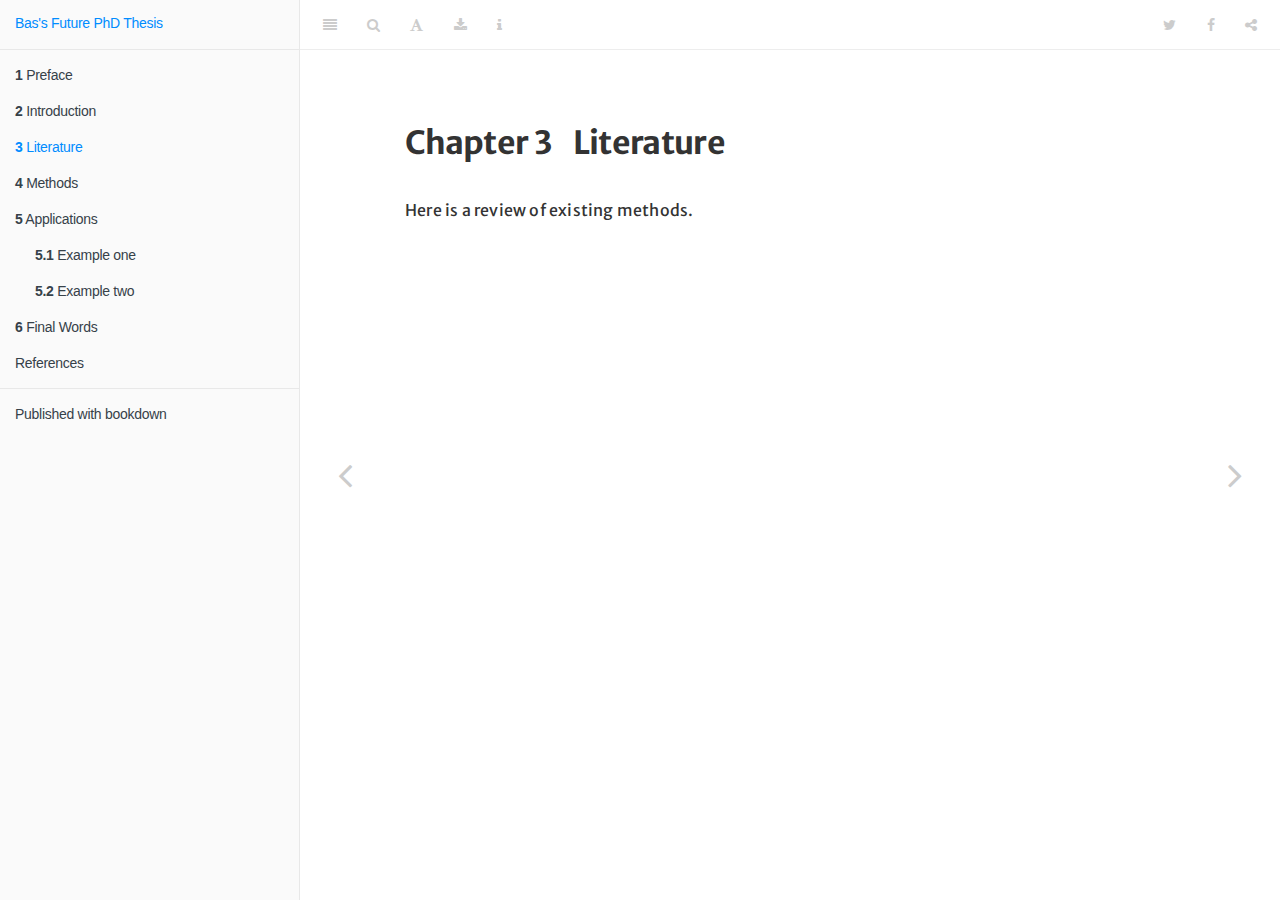
<file: _book/literature.html>
<!DOCTYPE html>
<html lang="" xml:lang="">
<head>

  <meta charset="utf-8" />
  <meta http-equiv="X-UA-Compatible" content="IE=edge" />
  <title>Chapter 3 Literature | A To Be Determined Title of Bas’s PhD Thesis</title>
  <meta name="description" content="This is a minimal example of using the bookdown package to write a book. The output format for this example is bookdown::gitbook." />
  <meta name="generator" content="bookdown 0.18 and GitBook 2.6.7" />

  <meta property="og:title" content="Chapter 3 Literature | A To Be Determined Title of Bas’s PhD Thesis" />
  <meta property="og:type" content="book" />
  
  
  <meta property="og:description" content="This is a minimal example of using the bookdown package to write a book. The output format for this example is bookdown::gitbook." />
  

  <meta name="twitter:card" content="summary" />
  <meta name="twitter:title" content="Chapter 3 Literature | A To Be Determined Title of Bas’s PhD Thesis" />
  
  <meta name="twitter:description" content="This is a minimal example of using the bookdown package to write a book. The output format for this example is bookdown::gitbook." />
  

<meta name="author" content="Bas Machielsen" />


<meta name="date" content="2020-09-26" />

  <meta name="viewport" content="width=device-width, initial-scale=1" />
  <meta name="apple-mobile-web-app-capable" content="yes" />
  <meta name="apple-mobile-web-app-status-bar-style" content="black" />
  
  
<link rel="prev" href="intro.html"/>
<link rel="next" href="methods.html"/>
<script src="libs/jquery-2.2.3/jquery.min.js"></script>
<link href="libs/gitbook-2.6.7/css/style.css" rel="stylesheet" />
<link href="libs/gitbook-2.6.7/css/plugin-table.css" rel="stylesheet" />
<link href="libs/gitbook-2.6.7/css/plugin-bookdown.css" rel="stylesheet" />
<link href="libs/gitbook-2.6.7/css/plugin-highlight.css" rel="stylesheet" />
<link href="libs/gitbook-2.6.7/css/plugin-search.css" rel="stylesheet" />
<link href="libs/gitbook-2.6.7/css/plugin-fontsettings.css" rel="stylesheet" />
<link href="libs/gitbook-2.6.7/css/plugin-clipboard.css" rel="stylesheet" />











<style type="text/css">
a.sourceLine { display: inline-block; line-height: 1.25; }
a.sourceLine { pointer-events: none; color: inherit; text-decoration: inherit; }
a.sourceLine:empty { height: 1.2em; }
.sourceCode { overflow: visible; }
code.sourceCode { white-space: pre; position: relative; }
pre.sourceCode { margin: 0; }
@media screen {
div.sourceCode { overflow: auto; }
}
@media print {
code.sourceCode { white-space: pre-wrap; }
a.sourceLine { text-indent: -1em; padding-left: 1em; }
}
pre.numberSource a.sourceLine
  { position: relative; left: -4em; }
pre.numberSource a.sourceLine::before
  { content: attr(data-line-number);
    position: relative; left: -1em; text-align: right; vertical-align: baseline;
    border: none; pointer-events: all; display: inline-block;
    -webkit-touch-callout: none; -webkit-user-select: none;
    -khtml-user-select: none; -moz-user-select: none;
    -ms-user-select: none; user-select: none;
    padding: 0 4px; width: 4em;
    color: #aaaaaa;
  }
pre.numberSource { margin-left: 3em; border-left: 1px solid #aaaaaa;  padding-left: 4px; }
div.sourceCode
  {  }
@media screen {
a.sourceLine::before { text-decoration: underline; }
}
code span.al { color: #ff0000; font-weight: bold; } /* Alert */
code span.an { color: #60a0b0; font-weight: bold; font-style: italic; } /* Annotation */
code span.at { color: #7d9029; } /* Attribute */
code span.bn { color: #40a070; } /* BaseN */
code span.bu { } /* BuiltIn */
code span.cf { color: #007020; font-weight: bold; } /* ControlFlow */
code span.ch { color: #4070a0; } /* Char */
code span.cn { color: #880000; } /* Constant */
code span.co { color: #60a0b0; font-style: italic; } /* Comment */
code span.cv { color: #60a0b0; font-weight: bold; font-style: italic; } /* CommentVar */
code span.do { color: #ba2121; font-style: italic; } /* Documentation */
code span.dt { color: #902000; } /* DataType */
code span.dv { color: #40a070; } /* DecVal */
code span.er { color: #ff0000; font-weight: bold; } /* Error */
code span.ex { } /* Extension */
code span.fl { color: #40a070; } /* Float */
code span.fu { color: #06287e; } /* Function */
code span.im { } /* Import */
code span.in { color: #60a0b0; font-weight: bold; font-style: italic; } /* Information */
code span.kw { color: #007020; font-weight: bold; } /* Keyword */
code span.op { color: #666666; } /* Operator */
code span.ot { color: #007020; } /* Other */
code span.pp { color: #bc7a00; } /* Preprocessor */
code span.sc { color: #4070a0; } /* SpecialChar */
code span.ss { color: #bb6688; } /* SpecialString */
code span.st { color: #4070a0; } /* String */
code span.va { color: #19177c; } /* Variable */
code span.vs { color: #4070a0; } /* VerbatimString */
code span.wa { color: #60a0b0; font-weight: bold; font-style: italic; } /* Warning */
</style>

<link rel="stylesheet" href="style.css" type="text/css" />
</head>

<body>



  <div class="book without-animation with-summary font-size-2 font-family-1" data-basepath=".">

    <div class="book-summary">
      <nav role="navigation">

<ul class="summary">
<li><a href="./">Bas's Future PhD Thesis</a></li>

<li class="divider"></li>
<li class="chapter" data-level="1" data-path="index.html"><a href="index.html"><i class="fa fa-check"></i><b>1</b> Preface</a></li>
<li class="chapter" data-level="2" data-path="intro.html"><a href="intro.html"><i class="fa fa-check"></i><b>2</b> Introduction</a></li>
<li class="chapter" data-level="3" data-path="literature.html"><a href="literature.html"><i class="fa fa-check"></i><b>3</b> Literature</a></li>
<li class="chapter" data-level="4" data-path="methods.html"><a href="methods.html"><i class="fa fa-check"></i><b>4</b> Methods</a></li>
<li class="chapter" data-level="5" data-path="applications.html"><a href="applications.html"><i class="fa fa-check"></i><b>5</b> Applications</a><ul>
<li class="chapter" data-level="5.1" data-path="applications.html"><a href="applications.html#example-one"><i class="fa fa-check"></i><b>5.1</b> Example one</a></li>
<li class="chapter" data-level="5.2" data-path="applications.html"><a href="applications.html#example-two"><i class="fa fa-check"></i><b>5.2</b> Example two</a></li>
</ul></li>
<li class="chapter" data-level="6" data-path="final-words.html"><a href="final-words.html"><i class="fa fa-check"></i><b>6</b> Final Words</a></li>
<li class="chapter" data-level="" data-path="references.html"><a href="references.html"><i class="fa fa-check"></i>References</a></li>
<li class="divider"></li>
<li><a href="https://github.com/rstudio/bookdown" target="blank">Published with bookdown</a></li>

</ul>

      </nav>
    </div>

    <div class="book-body">
      <div class="body-inner">
        <div class="book-header" role="navigation">
          <h1>
            <i class="fa fa-circle-o-notch fa-spin"></i><a href="./">A To Be Determined Title of Bas’s PhD Thesis</a>
          </h1>
        </div>

        <div class="page-wrapper" tabindex="-1" role="main">
          <div class="page-inner">

            <section class="normal" id="section-">
<div id="literature" class="section level1">
<h1><span class="header-section-number">Chapter 3</span> Literature</h1>
<p>Here is a review of existing methods.</p>

</div>
            </section>

          </div>
        </div>
      </div>
<a href="intro.html" class="navigation navigation-prev " aria-label="Previous page"><i class="fa fa-angle-left"></i></a>
<a href="methods.html" class="navigation navigation-next " aria-label="Next page"><i class="fa fa-angle-right"></i></a>
    </div>
  </div>
<script src="libs/gitbook-2.6.7/js/app.min.js"></script>
<script src="libs/gitbook-2.6.7/js/lunr.js"></script>
<script src="libs/gitbook-2.6.7/js/clipboard.min.js"></script>
<script src="libs/gitbook-2.6.7/js/plugin-search.js"></script>
<script src="libs/gitbook-2.6.7/js/plugin-sharing.js"></script>
<script src="libs/gitbook-2.6.7/js/plugin-fontsettings.js"></script>
<script src="libs/gitbook-2.6.7/js/plugin-bookdown.js"></script>
<script src="libs/gitbook-2.6.7/js/jquery.highlight.js"></script>
<script src="libs/gitbook-2.6.7/js/plugin-clipboard.js"></script>
<script>
gitbook.require(["gitbook"], function(gitbook) {
gitbook.start({
"sharing": {
"github": false,
"facebook": true,
"twitter": true,
"linkedin": false,
"weibo": false,
"instapaper": false,
"vk": false,
"all": ["facebook", "twitter", "linkedin", "weibo", "instapaper"]
},
"fontsettings": {
"theme": "white",
"family": "sans",
"size": 2
},
"edit": {
"link": null,
"text": null
},
"history": {
"link": null,
"text": null
},
"view": {
"link": null,
"text": null
},
"download": ["phd_thesis.pdf", "phd_thesis.epub"],
"toc": {
"collapse": "subsection"
}
});
});
</script>

</body>

</html>
</file>
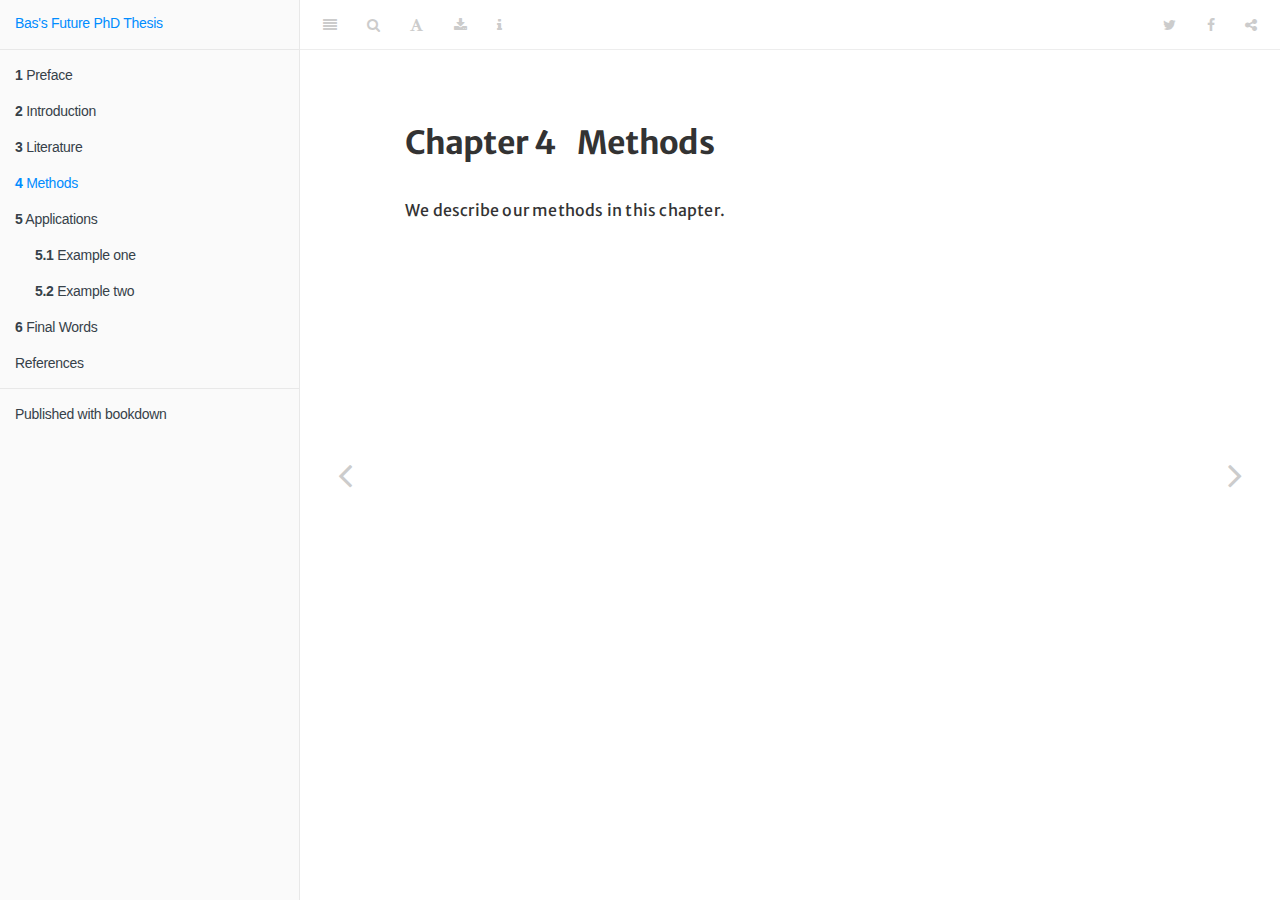
<file: _book/methods.html>
<!DOCTYPE html>
<html lang="" xml:lang="">
<head>

  <meta charset="utf-8" />
  <meta http-equiv="X-UA-Compatible" content="IE=edge" />
  <title>Chapter 4 Methods | A To Be Determined Title of Bas’s PhD Thesis</title>
  <meta name="description" content="This is a minimal example of using the bookdown package to write a book. The output format for this example is bookdown::gitbook." />
  <meta name="generator" content="bookdown 0.18 and GitBook 2.6.7" />

  <meta property="og:title" content="Chapter 4 Methods | A To Be Determined Title of Bas’s PhD Thesis" />
  <meta property="og:type" content="book" />
  
  
  <meta property="og:description" content="This is a minimal example of using the bookdown package to write a book. The output format for this example is bookdown::gitbook." />
  

  <meta name="twitter:card" content="summary" />
  <meta name="twitter:title" content="Chapter 4 Methods | A To Be Determined Title of Bas’s PhD Thesis" />
  
  <meta name="twitter:description" content="This is a minimal example of using the bookdown package to write a book. The output format for this example is bookdown::gitbook." />
  

<meta name="author" content="Bas Machielsen" />


<meta name="date" content="2020-09-26" />

  <meta name="viewport" content="width=device-width, initial-scale=1" />
  <meta name="apple-mobile-web-app-capable" content="yes" />
  <meta name="apple-mobile-web-app-status-bar-style" content="black" />
  
  
<link rel="prev" href="literature.html"/>
<link rel="next" href="applications.html"/>
<script src="libs/jquery-2.2.3/jquery.min.js"></script>
<link href="libs/gitbook-2.6.7/css/style.css" rel="stylesheet" />
<link href="libs/gitbook-2.6.7/css/plugin-table.css" rel="stylesheet" />
<link href="libs/gitbook-2.6.7/css/plugin-bookdown.css" rel="stylesheet" />
<link href="libs/gitbook-2.6.7/css/plugin-highlight.css" rel="stylesheet" />
<link href="libs/gitbook-2.6.7/css/plugin-search.css" rel="stylesheet" />
<link href="libs/gitbook-2.6.7/css/plugin-fontsettings.css" rel="stylesheet" />
<link href="libs/gitbook-2.6.7/css/plugin-clipboard.css" rel="stylesheet" />











<style type="text/css">
a.sourceLine { display: inline-block; line-height: 1.25; }
a.sourceLine { pointer-events: none; color: inherit; text-decoration: inherit; }
a.sourceLine:empty { height: 1.2em; }
.sourceCode { overflow: visible; }
code.sourceCode { white-space: pre; position: relative; }
pre.sourceCode { margin: 0; }
@media screen {
div.sourceCode { overflow: auto; }
}
@media print {
code.sourceCode { white-space: pre-wrap; }
a.sourceLine { text-indent: -1em; padding-left: 1em; }
}
pre.numberSource a.sourceLine
  { position: relative; left: -4em; }
pre.numberSource a.sourceLine::before
  { content: attr(data-line-number);
    position: relative; left: -1em; text-align: right; vertical-align: baseline;
    border: none; pointer-events: all; display: inline-block;
    -webkit-touch-callout: none; -webkit-user-select: none;
    -khtml-user-select: none; -moz-user-select: none;
    -ms-user-select: none; user-select: none;
    padding: 0 4px; width: 4em;
    color: #aaaaaa;
  }
pre.numberSource { margin-left: 3em; border-left: 1px solid #aaaaaa;  padding-left: 4px; }
div.sourceCode
  {  }
@media screen {
a.sourceLine::before { text-decoration: underline; }
}
code span.al { color: #ff0000; font-weight: bold; } /* Alert */
code span.an { color: #60a0b0; font-weight: bold; font-style: italic; } /* Annotation */
code span.at { color: #7d9029; } /* Attribute */
code span.bn { color: #40a070; } /* BaseN */
code span.bu { } /* BuiltIn */
code span.cf { color: #007020; font-weight: bold; } /* ControlFlow */
code span.ch { color: #4070a0; } /* Char */
code span.cn { color: #880000; } /* Constant */
code span.co { color: #60a0b0; font-style: italic; } /* Comment */
code span.cv { color: #60a0b0; font-weight: bold; font-style: italic; } /* CommentVar */
code span.do { color: #ba2121; font-style: italic; } /* Documentation */
code span.dt { color: #902000; } /* DataType */
code span.dv { color: #40a070; } /* DecVal */
code span.er { color: #ff0000; font-weight: bold; } /* Error */
code span.ex { } /* Extension */
code span.fl { color: #40a070; } /* Float */
code span.fu { color: #06287e; } /* Function */
code span.im { } /* Import */
code span.in { color: #60a0b0; font-weight: bold; font-style: italic; } /* Information */
code span.kw { color: #007020; font-weight: bold; } /* Keyword */
code span.op { color: #666666; } /* Operator */
code span.ot { color: #007020; } /* Other */
code span.pp { color: #bc7a00; } /* Preprocessor */
code span.sc { color: #4070a0; } /* SpecialChar */
code span.ss { color: #bb6688; } /* SpecialString */
code span.st { color: #4070a0; } /* String */
code span.va { color: #19177c; } /* Variable */
code span.vs { color: #4070a0; } /* VerbatimString */
code span.wa { color: #60a0b0; font-weight: bold; font-style: italic; } /* Warning */
</style>

<link rel="stylesheet" href="style.css" type="text/css" />
</head>

<body>



  <div class="book without-animation with-summary font-size-2 font-family-1" data-basepath=".">

    <div class="book-summary">
      <nav role="navigation">

<ul class="summary">
<li><a href="./">Bas's Future PhD Thesis</a></li>

<li class="divider"></li>
<li class="chapter" data-level="1" data-path="index.html"><a href="index.html"><i class="fa fa-check"></i><b>1</b> Preface</a></li>
<li class="chapter" data-level="2" data-path="intro.html"><a href="intro.html"><i class="fa fa-check"></i><b>2</b> Introduction</a></li>
<li class="chapter" data-level="3" data-path="literature.html"><a href="literature.html"><i class="fa fa-check"></i><b>3</b> Literature</a></li>
<li class="chapter" data-level="4" data-path="methods.html"><a href="methods.html"><i class="fa fa-check"></i><b>4</b> Methods</a></li>
<li class="chapter" data-level="5" data-path="applications.html"><a href="applications.html"><i class="fa fa-check"></i><b>5</b> Applications</a><ul>
<li class="chapter" data-level="5.1" data-path="applications.html"><a href="applications.html#example-one"><i class="fa fa-check"></i><b>5.1</b> Example one</a></li>
<li class="chapter" data-level="5.2" data-path="applications.html"><a href="applications.html#example-two"><i class="fa fa-check"></i><b>5.2</b> Example two</a></li>
</ul></li>
<li class="chapter" data-level="6" data-path="final-words.html"><a href="final-words.html"><i class="fa fa-check"></i><b>6</b> Final Words</a></li>
<li class="chapter" data-level="" data-path="references.html"><a href="references.html"><i class="fa fa-check"></i>References</a></li>
<li class="divider"></li>
<li><a href="https://github.com/rstudio/bookdown" target="blank">Published with bookdown</a></li>

</ul>

      </nav>
    </div>

    <div class="book-body">
      <div class="body-inner">
        <div class="book-header" role="navigation">
          <h1>
            <i class="fa fa-circle-o-notch fa-spin"></i><a href="./">A To Be Determined Title of Bas’s PhD Thesis</a>
          </h1>
        </div>

        <div class="page-wrapper" tabindex="-1" role="main">
          <div class="page-inner">

            <section class="normal" id="section-">
<div id="methods" class="section level1">
<h1><span class="header-section-number">Chapter 4</span> Methods</h1>
<p>We describe our methods in this chapter.</p>

</div>
            </section>

          </div>
        </div>
      </div>
<a href="literature.html" class="navigation navigation-prev " aria-label="Previous page"><i class="fa fa-angle-left"></i></a>
<a href="applications.html" class="navigation navigation-next " aria-label="Next page"><i class="fa fa-angle-right"></i></a>
    </div>
  </div>
<script src="libs/gitbook-2.6.7/js/app.min.js"></script>
<script src="libs/gitbook-2.6.7/js/lunr.js"></script>
<script src="libs/gitbook-2.6.7/js/clipboard.min.js"></script>
<script src="libs/gitbook-2.6.7/js/plugin-search.js"></script>
<script src="libs/gitbook-2.6.7/js/plugin-sharing.js"></script>
<script src="libs/gitbook-2.6.7/js/plugin-fontsettings.js"></script>
<script src="libs/gitbook-2.6.7/js/plugin-bookdown.js"></script>
<script src="libs/gitbook-2.6.7/js/jquery.highlight.js"></script>
<script src="libs/gitbook-2.6.7/js/plugin-clipboard.js"></script>
<script>
gitbook.require(["gitbook"], function(gitbook) {
gitbook.start({
"sharing": {
"github": false,
"facebook": true,
"twitter": true,
"linkedin": false,
"weibo": false,
"instapaper": false,
"vk": false,
"all": ["facebook", "twitter", "linkedin", "weibo", "instapaper"]
},
"fontsettings": {
"theme": "white",
"family": "sans",
"size": 2
},
"edit": {
"link": null,
"text": null
},
"history": {
"link": null,
"text": null
},
"view": {
"link": null,
"text": null
},
"download": ["phd_thesis.pdf", "phd_thesis.epub"],
"toc": {
"collapse": "subsection"
}
});
});
</script>

</body>

</html>
</file>
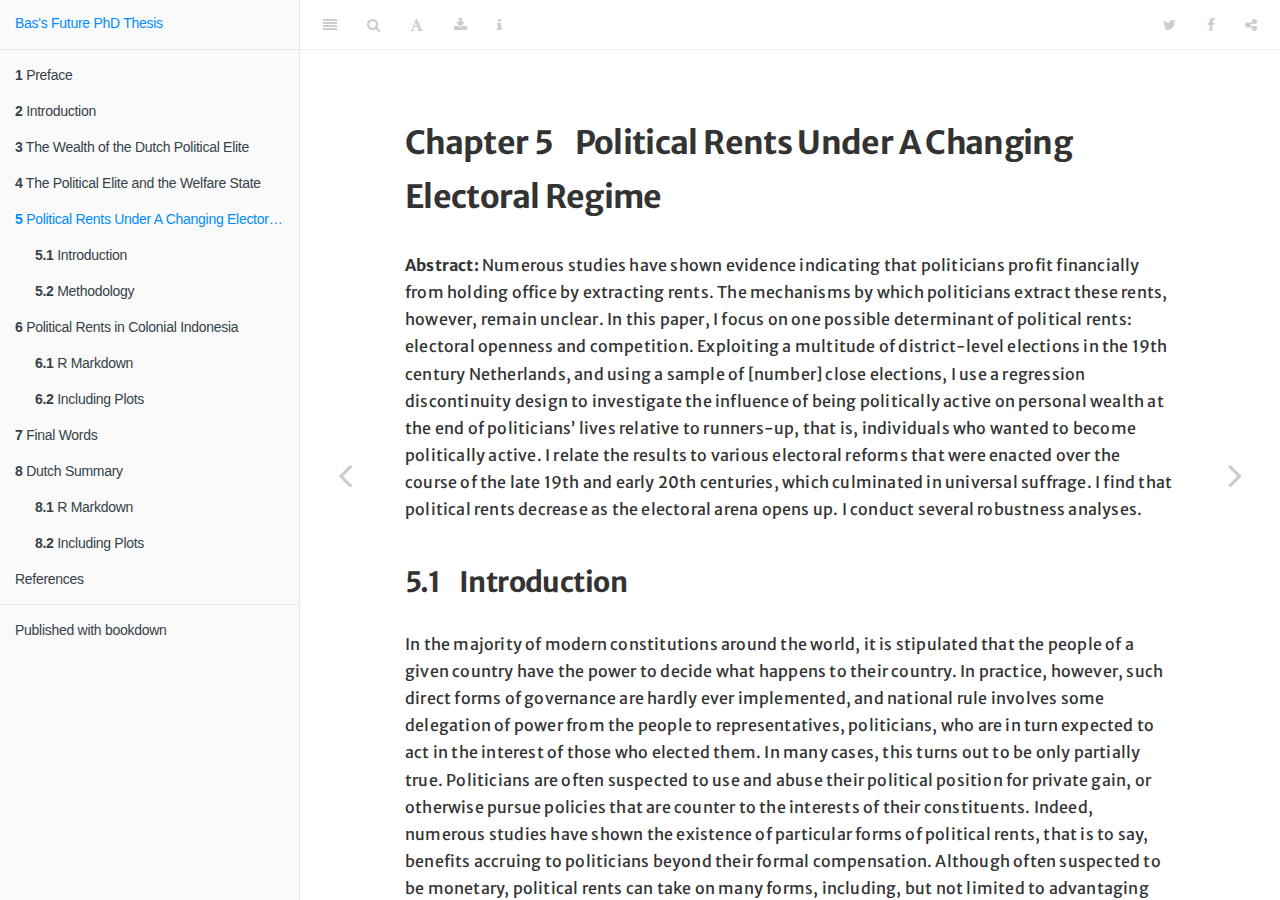
<file: _book/political-rents-under-a-changing-electoral-regime.html>
<!DOCTYPE html>
<html lang="" xml:lang="">
<head>

  <meta charset="utf-8" />
  <meta http-equiv="X-UA-Compatible" content="IE=edge" />
  <title>Chapter 5 Political Rents Under A Changing Electoral Regime | A To Be Determined Title of Bas’s PhD Thesis</title>
  <meta name="description" content="This is a minimal example of using the bookdown package to write a book. The output format for this example is bookdown::gitbook." />
  <meta name="generator" content="bookdown 0.18 and GitBook 2.6.7" />

  <meta property="og:title" content="Chapter 5 Political Rents Under A Changing Electoral Regime | A To Be Determined Title of Bas’s PhD Thesis" />
  <meta property="og:type" content="book" />
  
  
  <meta property="og:description" content="This is a minimal example of using the bookdown package to write a book. The output format for this example is bookdown::gitbook." />
  

  <meta name="twitter:card" content="summary" />
  <meta name="twitter:title" content="Chapter 5 Political Rents Under A Changing Electoral Regime | A To Be Determined Title of Bas’s PhD Thesis" />
  
  <meta name="twitter:description" content="This is a minimal example of using the bookdown package to write a book. The output format for this example is bookdown::gitbook." />
  

<meta name="author" content="Bas Machielsen" />


<meta name="date" content="2020-09-26" />

  <meta name="viewport" content="width=device-width, initial-scale=1" />
  <meta name="apple-mobile-web-app-capable" content="yes" />
  <meta name="apple-mobile-web-app-status-bar-style" content="black" />
  
  
<link rel="prev" href="the-political-elite-and-the-welfare-state.html"/>
<link rel="next" href="prci.html"/>
<script src="libs/jquery-2.2.3/jquery.min.js"></script>
<link href="libs/gitbook-2.6.7/css/style.css" rel="stylesheet" />
<link href="libs/gitbook-2.6.7/css/plugin-table.css" rel="stylesheet" />
<link href="libs/gitbook-2.6.7/css/plugin-bookdown.css" rel="stylesheet" />
<link href="libs/gitbook-2.6.7/css/plugin-highlight.css" rel="stylesheet" />
<link href="libs/gitbook-2.6.7/css/plugin-search.css" rel="stylesheet" />
<link href="libs/gitbook-2.6.7/css/plugin-fontsettings.css" rel="stylesheet" />
<link href="libs/gitbook-2.6.7/css/plugin-clipboard.css" rel="stylesheet" />











<style type="text/css">
a.sourceLine { display: inline-block; line-height: 1.25; }
a.sourceLine { pointer-events: none; color: inherit; text-decoration: inherit; }
a.sourceLine:empty { height: 1.2em; }
.sourceCode { overflow: visible; }
code.sourceCode { white-space: pre; position: relative; }
pre.sourceCode { margin: 0; }
@media screen {
div.sourceCode { overflow: auto; }
}
@media print {
code.sourceCode { white-space: pre-wrap; }
a.sourceLine { text-indent: -1em; padding-left: 1em; }
}
pre.numberSource a.sourceLine
  { position: relative; left: -4em; }
pre.numberSource a.sourceLine::before
  { content: attr(data-line-number);
    position: relative; left: -1em; text-align: right; vertical-align: baseline;
    border: none; pointer-events: all; display: inline-block;
    -webkit-touch-callout: none; -webkit-user-select: none;
    -khtml-user-select: none; -moz-user-select: none;
    -ms-user-select: none; user-select: none;
    padding: 0 4px; width: 4em;
    color: #aaaaaa;
  }
pre.numberSource { margin-left: 3em; border-left: 1px solid #aaaaaa;  padding-left: 4px; }
div.sourceCode
  {  }
@media screen {
a.sourceLine::before { text-decoration: underline; }
}
code span.al { color: #ff0000; font-weight: bold; } /* Alert */
code span.an { color: #60a0b0; font-weight: bold; font-style: italic; } /* Annotation */
code span.at { color: #7d9029; } /* Attribute */
code span.bn { color: #40a070; } /* BaseN */
code span.bu { } /* BuiltIn */
code span.cf { color: #007020; font-weight: bold; } /* ControlFlow */
code span.ch { color: #4070a0; } /* Char */
code span.cn { color: #880000; } /* Constant */
code span.co { color: #60a0b0; font-style: italic; } /* Comment */
code span.cv { color: #60a0b0; font-weight: bold; font-style: italic; } /* CommentVar */
code span.do { color: #ba2121; font-style: italic; } /* Documentation */
code span.dt { color: #902000; } /* DataType */
code span.dv { color: #40a070; } /* DecVal */
code span.er { color: #ff0000; font-weight: bold; } /* Error */
code span.ex { } /* Extension */
code span.fl { color: #40a070; } /* Float */
code span.fu { color: #06287e; } /* Function */
code span.im { } /* Import */
code span.in { color: #60a0b0; font-weight: bold; font-style: italic; } /* Information */
code span.kw { color: #007020; font-weight: bold; } /* Keyword */
code span.op { color: #666666; } /* Operator */
code span.ot { color: #007020; } /* Other */
code span.pp { color: #bc7a00; } /* Preprocessor */
code span.sc { color: #4070a0; } /* SpecialChar */
code span.ss { color: #bb6688; } /* SpecialString */
code span.st { color: #4070a0; } /* String */
code span.va { color: #19177c; } /* Variable */
code span.vs { color: #4070a0; } /* VerbatimString */
code span.wa { color: #60a0b0; font-weight: bold; font-style: italic; } /* Warning */
</style>

<link rel="stylesheet" href="style.css" type="text/css" />
</head>

<body>



  <div class="book without-animation with-summary font-size-2 font-family-1" data-basepath=".">

    <div class="book-summary">
      <nav role="navigation">

<ul class="summary">
<li><a href="./">Bas's Future PhD Thesis</a></li>

<li class="divider"></li>
<li class="chapter" data-level="1" data-path="index.html"><a href="index.html"><i class="fa fa-check"></i><b>1</b> Preface</a></li>
<li class="chapter" data-level="2" data-path="intro.html"><a href="intro.html"><i class="fa fa-check"></i><b>2</b> Introduction</a></li>
<li class="chapter" data-level="3" data-path="wodpe.html"><a href="wodpe.html"><i class="fa fa-check"></i><b>3</b> The Wealth of the Dutch Political Elite</a></li>
<li class="chapter" data-level="4" data-path="the-political-elite-and-the-welfare-state.html"><a href="the-political-elite-and-the-welfare-state.html"><i class="fa fa-check"></i><b>4</b> The Political Elite and the Welfare State</a></li>
<li class="chapter" data-level="5" data-path="political-rents-under-a-changing-electoral-regime.html"><a href="political-rents-under-a-changing-electoral-regime.html"><i class="fa fa-check"></i><b>5</b> Political Rents Under A Changing Electoral Regime</a><ul>
<li class="chapter" data-level="5.1" data-path="political-rents-under-a-changing-electoral-regime.html"><a href="political-rents-under-a-changing-electoral-regime.html#introduction"><i class="fa fa-check"></i><b>5.1</b> Introduction</a></li>
<li class="chapter" data-level="5.2" data-path="political-rents-under-a-changing-electoral-regime.html"><a href="political-rents-under-a-changing-electoral-regime.html#methodology"><i class="fa fa-check"></i><b>5.2</b> Methodology</a></li>
</ul></li>
<li class="chapter" data-level="6" data-path="prci.html"><a href="prci.html"><i class="fa fa-check"></i><b>6</b> Political Rents in Colonial Indonesia</a><ul>
<li class="chapter" data-level="6.1" data-path="prci.html"><a href="prci.html#r-markdown"><i class="fa fa-check"></i><b>6.1</b> R Markdown</a></li>
<li class="chapter" data-level="6.2" data-path="prci.html"><a href="prci.html#including-plots"><i class="fa fa-check"></i><b>6.2</b> Including Plots</a></li>
</ul></li>
<li class="chapter" data-level="7" data-path="final-words.html"><a href="final-words.html"><i class="fa fa-check"></i><b>7</b> Final Words</a></li>
<li class="chapter" data-level="8" data-path="dutchsum.html"><a href="dutchsum.html"><i class="fa fa-check"></i><b>8</b> Dutch Summary</a><ul>
<li class="chapter" data-level="8.1" data-path="dutchsum.html"><a href="dutchsum.html#r-markdown-1"><i class="fa fa-check"></i><b>8.1</b> R Markdown</a></li>
<li class="chapter" data-level="8.2" data-path="dutchsum.html"><a href="dutchsum.html#including-plots-1"><i class="fa fa-check"></i><b>8.2</b> Including Plots</a></li>
</ul></li>
<li class="chapter" data-level="" data-path="references.html"><a href="references.html"><i class="fa fa-check"></i>References</a></li>
<li class="divider"></li>
<li><a href="https://github.com/rstudio/bookdown" target="blank">Published with bookdown</a></li>

</ul>

      </nav>
    </div>

    <div class="book-body">
      <div class="body-inner">
        <div class="book-header" role="navigation">
          <h1>
            <i class="fa fa-circle-o-notch fa-spin"></i><a href="./">A To Be Determined Title of Bas’s PhD Thesis</a>
          </h1>
        </div>

        <div class="page-wrapper" tabindex="-1" role="main">
          <div class="page-inner">

            <section class="normal" id="section-">
<div id="political-rents-under-a-changing-electoral-regime" class="section level1">
<h1><span class="header-section-number">Chapter 5</span> Political Rents Under A Changing Electoral Regime</h1>
<p><strong>Abstract:</strong>
Numerous studies have shown evidence indicating that politicians profit financially from holding office by extracting rents. The mechanisms by which politicians extract these rents, however, remain unclear. In this paper, I focus on one possible determinant of political rents: electoral openness and competition. Exploiting a multitude of district-level elections in the 19th century Netherlands, and using a sample of [number] close elections, I use a regression discontinuity design to investigate the influence of being politically active on personal wealth at the end of politicians’ lives relative to runners-up, that is, individuals who wanted to become politically active. I relate the results to various electoral reforms that were enacted over the course of the late 19th and early 20th centuries, which culminated in universal suffrage. I find that political rents decrease as the electoral arena opens up. I conduct several robustness analyses.</p>
<div id="introduction" class="section level2">
<h2><span class="header-section-number">5.1</span> Introduction</h2>
<p>In the majority of modern constitutions around the world, it is stipulated that the people of a given country have the power to decide what happens to their country. In practice, however, such direct forms of governance are hardly ever implemented, and national rule involves some delegation of power from the people to representatives, politicians, who are in turn expected to act in the interest of those who elected them. In many cases, this turns out to be only partially true. Politicians are often suspected to use and abuse their political position for private gain, or otherwise pursue policies that are counter to the interests of their constituents. Indeed, numerous studies have shown the existence of particular forms of political rents, that is to say, benefits accruing to politicians beyond their formal compensation. Although often suspected to be monetary, political rents can take on many forms, including, but not limited to advantaging certain firms and sectors, creating excess employment, ignoring certain preferences of the electorate and prioritizing one’s own, engaging in discretionary spending to increase their chances at reelection, and in more extreme cases, sabotage or otherwise tilt the playing field in favor of incumbent politicians over newcomers.</p>
<p>Throughout modern history, accusations of politicians’ abuse of power have not escaped the attention of politicians themselves either. Many attempts have been made by politicians to regulate themselves in order to minimize or altogether root out abuse of power, the most prominent and often-used being of course regular elections. Regular elections are assumed to ensure at least some degree of accountability by providing politicians with an incentive to act in such a way as to increase their chances of being reelected. Elections, however, are not a panacea. Under many circumstances, elections fail to adequately reduce abuse of power by politicians, for example, in the case of failure of relevant information about politicians’ performance reaching the general public. Elections are not the only mechanisms that politicians, political theorists and economists have come up with: several other mechanisms aimed at ensuring accountability include term limits, to prevent the same individuals from holding power too long, asset disclosure laws, to force politicians to disclose information about their wealth, its origin and its evolution, the institution of a publicly accessible debate, for example in an assembly or lower house, or a free press to disseminate relevant and trustworthy information. Furthermore, constitutions itself can be thought of as a device to enact constraints on the behavior of politicians as well as the general public. Other institutions that are present in a large number of countries include a senate, or other independent judicial organs that yield various degrees of power to ensure judicial coherence of laws. In many countries, there are also various restrictions on eligibility: it is often the case that a member of parliament cannot simultaneously serve as an executive. Finally, supranational institutions can also be thought of attempts at constraining national politicians’ behavior and at ensuring that the rights of certain constituencies are respected.</p>
<p>All of the aforementioned instruments are often thought to play an important role in reducing corruption and improving democratic accountability, but politicians have also used the very same instruments at their disposal to entrench themselves or have otherwise distorted those institutions. Some examples involve delaying, annulling or falsifying elections, or constraining the elections so as to place certain restrictions on candidates belonging to a certain gender or religion, or on a minimum amount of wealth. Propaganda can also be thought of as interference with the purpose of the press, that is, disseminating relevant and trustworthy information.</p>
<p>The effect of yet other mechanisms can be thought of as ambiguous: one case in point is the institution of a salary or other compensation for politicians: one the one hand, salaries are expected to increase the independence of politicians in face of attempts at bribery or other attempts at pressuring a politician. On the other hand, remuneration might attract less trustworthy or lower-ability individuals to politics that might not have the best interests of the constituents at heart, or otherwise induces shirking on the part of politicians. Another example of an institution of which the mechanisms at work are not clear are political parties: political parties and associated party discipline serve as an additional constraint on elected politicians: political party membership can be thought of as a bargain between the party and an individual politician: a party might help an individual with political aspirations get elected by providing a platform to disseminate information about the individual’s ideologies, policies and ideas. In return, the politician offers the party their popularity and the promise of broadly supporting the party’s entire program (regardless of their views on any specific policy). Should the politician renege on this bargain, the party can decide to oust the politician. A competing perspective on the function of political parties argues that political parties can restrict the set of available policies, or force politicians to act in the party’s interest, rather than in the interest of their constituents.</p>
<p>In this paper, I investigate a subset of the aforementioned mechanisms: I attempt to find what the influence is of eligibility and suffrage regimes and political parties on the ability of politicians to extract rents using a specific case in history: the road towards universal suffrage in the Netherlands in the late 19th and early 20th centuries. The Netherlands started out as a country under absolute monarchy in the early 19th century, but switched to constitutional monarchy and parliamentary control following liberal reforms in 1848. This meant by no means that the country met present-day standards in terms of democratic accountability: there were severe restrictions to suffrage in the most important governmental bodies: one had to be male, and pay a minimum amount of taxes to be accorded the right to vote, although eligibility was (theoretically) completely unconstrained. In the other governmental body, however, eligibility restrictions also applied: contrary to the lower house, there were restrictions on eligibility, again related to the amount of taxes paid. Throughout the late 19th and early 20th centuries, politicians have campaigned for, and ultimately achieved, universal suffrage. This happened in several stages: electoral reforms were enacted in 1887 and 1896 before universal male suffrage was introduced in 1917 and universal suffrage in 1918. I relate these different electoral regimes to regression discontinuity estimates of political rents [explain before what this is] to find out whether average political rents decreases after opening up the political arena to more and more stringent competition.</p>
<p>This same period also saw the development and dissemination of political parties. As the differences between liberal and confessional (Christian) factions of parliament mounted, politicians and politically conscious citizens began to organize themselves into election associations (), the existence of which was quickly superseded by political parties as we know them today: the first political party, the Anti-Revolutionary Party (ARP) was founded in 1879. The existence of political parties can have important consequences for political behavior, and by relating the RDD estimates to variation in party allegiance, I investigate what the influence of political parties are on the ability of politicians to extract rents.</p>
<p>The results show that</p>
<p>[[Results]]</p>
<p>The remainder of this study is structured as follows. First, in section 2, we discuss the historical background by focusing on (i) the details of eligibility and suffrage restrictions and their evolution over time, (ii) electoral associations and the origins political parties, and (iii) the logic and system of elections in the district system, which was active until 1917. In section 3, we introduce the methodology. In section 4, we show the results and investigate various alternative explanations. In section 5, we conclude.</p>
</div>
<div id="methodology" class="section level2">
<h2><span class="header-section-number">5.2</span> Methodology</h2>
<p>We employ three different procedures to estimate the average treatment effect of being elected into national politics on personal wealth: first, we employ a natural matching procedure and traditional regression analysis: this entails that we find close elections, and for every close elections, we find the candidate <span class="math inline">\(i\)</span>, who (i) marginally won, and the candidate <span class="math inline">\(j\)</span>, who was the runner-up, and compute the average treatment effect as:</p>
<p><span class="math display">\[ \text{ATE} = \displaystyle\sum_{e = 1}^{E} W_{iet} - W_{jet} \]</span></p>
<p>In other words, we sum over all close elections <span class="math inline">\(\{e, \dots, E\}\)</span>, which took place at time <span class="math inline">\(t\)</span>, the difference between the wealth of the elected politician <span class="math inline">\(i\)</span> and the runner-up <span class="math inline">\(j\)</span>, and we standardize the wealth to an estimate at the time of the election to account for differences in age of death.</p>
<p>Second, we employ a synthetic matching procedure, which involves matching all winners to similar losers on the basis of district and demographic variables. For a large subsection of runners-up, we were able to find their profession, using various sources, their date of birth, and their date of decease. This provides us with natural covariates with the help of which we can decompose the ATE. Crucially, we further decompose the effect by electoral period, and political party of the winner. (HISCLASS)</p>
<p>Thirdly, we employ a regression discontinuity design (RDD):</p>

</div>
</div>
            </section>

          </div>
        </div>
      </div>
<a href="the-political-elite-and-the-welfare-state.html" class="navigation navigation-prev " aria-label="Previous page"><i class="fa fa-angle-left"></i></a>
<a href="prci.html" class="navigation navigation-next " aria-label="Next page"><i class="fa fa-angle-right"></i></a>
    </div>
  </div>
<script src="libs/gitbook-2.6.7/js/app.min.js"></script>
<script src="libs/gitbook-2.6.7/js/lunr.js"></script>
<script src="libs/gitbook-2.6.7/js/clipboard.min.js"></script>
<script src="libs/gitbook-2.6.7/js/plugin-search.js"></script>
<script src="libs/gitbook-2.6.7/js/plugin-sharing.js"></script>
<script src="libs/gitbook-2.6.7/js/plugin-fontsettings.js"></script>
<script src="libs/gitbook-2.6.7/js/plugin-bookdown.js"></script>
<script src="libs/gitbook-2.6.7/js/jquery.highlight.js"></script>
<script src="libs/gitbook-2.6.7/js/plugin-clipboard.js"></script>
<script>
gitbook.require(["gitbook"], function(gitbook) {
gitbook.start({
"sharing": {
"github": false,
"facebook": true,
"twitter": true,
"linkedin": false,
"weibo": false,
"instapaper": false,
"vk": false,
"all": ["facebook", "twitter", "linkedin", "weibo", "instapaper"]
},
"fontsettings": {
"theme": "white",
"family": "sans",
"size": 2
},
"edit": {
"link": null,
"text": null
},
"history": {
"link": null,
"text": null
},
"view": {
"link": null,
"text": null
},
"download": ["phd_thesis.pdf", "phd_thesis.epub"],
"toc": {
"collapse": "subsection"
}
});
});
</script>

<!-- dynamically load mathjax for compatibility with self-contained -->
<script>
  (function () {
    var script = document.createElement("script");
    script.type = "text/javascript";
    var src = "true";
    if (src === "" || src === "true") src = "https://mathjax.rstudio.com/latest/MathJax.js?config=TeX-MML-AM_CHTML";
    if (location.protocol !== "file:")
      if (/^https?:/.test(src))
        src = src.replace(/^https?:/, '');
    script.src = src;
    document.getElementsByTagName("head")[0].appendChild(script);
  })();
</script>
</body>

</html>
</file>
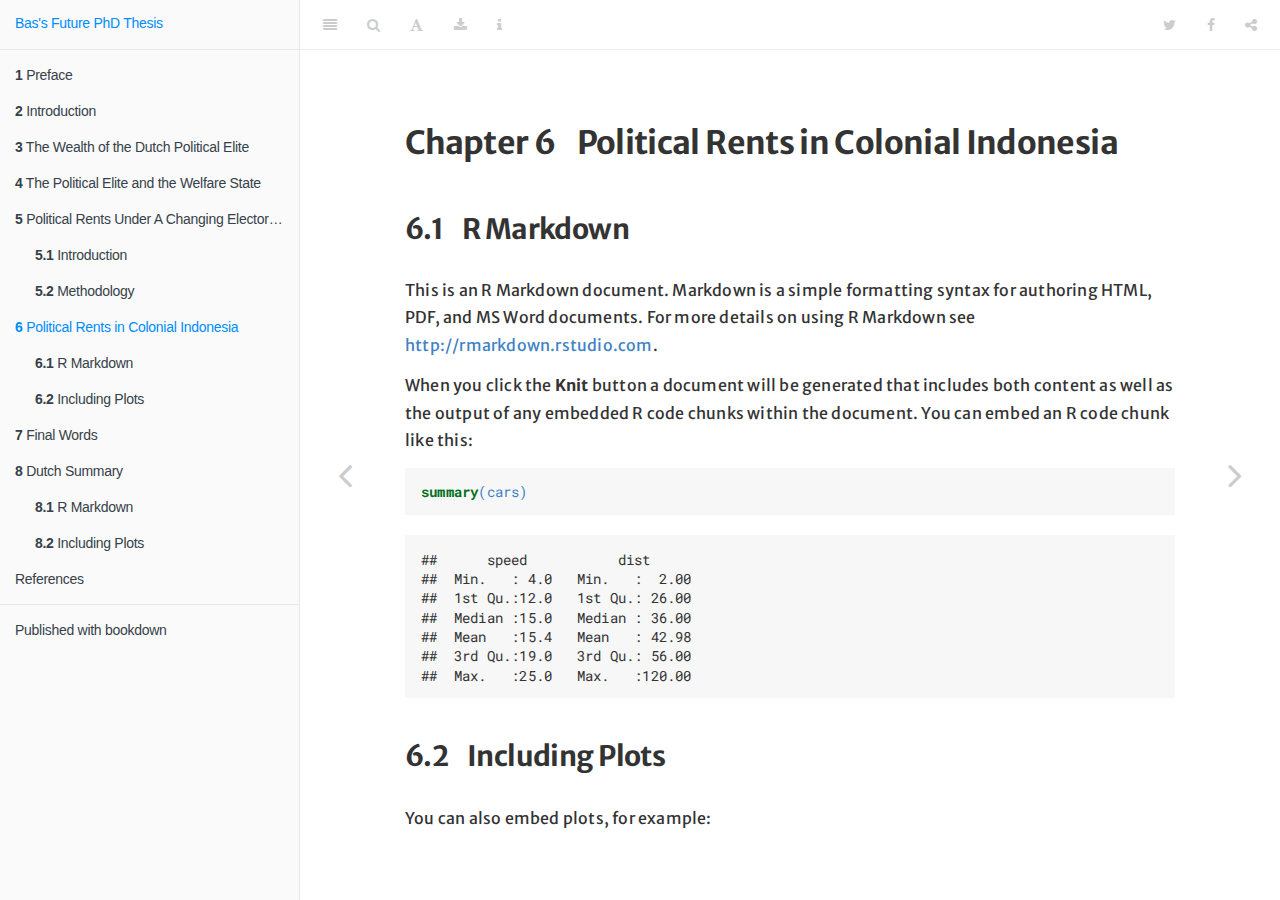
<file: _book/prci.html>
<!DOCTYPE html>
<html lang="" xml:lang="">
<head>

  <meta charset="utf-8" />
  <meta http-equiv="X-UA-Compatible" content="IE=edge" />
  <title>Chapter 6 Political Rents in Colonial Indonesia | A To Be Determined Title of Bas’s PhD Thesis</title>
  <meta name="description" content="This is a minimal example of using the bookdown package to write a book. The output format for this example is bookdown::gitbook." />
  <meta name="generator" content="bookdown 0.18 and GitBook 2.6.7" />

  <meta property="og:title" content="Chapter 6 Political Rents in Colonial Indonesia | A To Be Determined Title of Bas’s PhD Thesis" />
  <meta property="og:type" content="book" />
  
  
  <meta property="og:description" content="This is a minimal example of using the bookdown package to write a book. The output format for this example is bookdown::gitbook." />
  

  <meta name="twitter:card" content="summary" />
  <meta name="twitter:title" content="Chapter 6 Political Rents in Colonial Indonesia | A To Be Determined Title of Bas’s PhD Thesis" />
  
  <meta name="twitter:description" content="This is a minimal example of using the bookdown package to write a book. The output format for this example is bookdown::gitbook." />
  

<meta name="author" content="Bas Machielsen" />


<meta name="date" content="2020-09-26" />

  <meta name="viewport" content="width=device-width, initial-scale=1" />
  <meta name="apple-mobile-web-app-capable" content="yes" />
  <meta name="apple-mobile-web-app-status-bar-style" content="black" />
  
  
<link rel="prev" href="political-rents-under-a-changing-electoral-regime.html"/>
<link rel="next" href="final-words.html"/>
<script src="libs/jquery-2.2.3/jquery.min.js"></script>
<link href="libs/gitbook-2.6.7/css/style.css" rel="stylesheet" />
<link href="libs/gitbook-2.6.7/css/plugin-table.css" rel="stylesheet" />
<link href="libs/gitbook-2.6.7/css/plugin-bookdown.css" rel="stylesheet" />
<link href="libs/gitbook-2.6.7/css/plugin-highlight.css" rel="stylesheet" />
<link href="libs/gitbook-2.6.7/css/plugin-search.css" rel="stylesheet" />
<link href="libs/gitbook-2.6.7/css/plugin-fontsettings.css" rel="stylesheet" />
<link href="libs/gitbook-2.6.7/css/plugin-clipboard.css" rel="stylesheet" />











<style type="text/css">
a.sourceLine { display: inline-block; line-height: 1.25; }
a.sourceLine { pointer-events: none; color: inherit; text-decoration: inherit; }
a.sourceLine:empty { height: 1.2em; }
.sourceCode { overflow: visible; }
code.sourceCode { white-space: pre; position: relative; }
pre.sourceCode { margin: 0; }
@media screen {
div.sourceCode { overflow: auto; }
}
@media print {
code.sourceCode { white-space: pre-wrap; }
a.sourceLine { text-indent: -1em; padding-left: 1em; }
}
pre.numberSource a.sourceLine
  { position: relative; left: -4em; }
pre.numberSource a.sourceLine::before
  { content: attr(data-line-number);
    position: relative; left: -1em; text-align: right; vertical-align: baseline;
    border: none; pointer-events: all; display: inline-block;
    -webkit-touch-callout: none; -webkit-user-select: none;
    -khtml-user-select: none; -moz-user-select: none;
    -ms-user-select: none; user-select: none;
    padding: 0 4px; width: 4em;
    color: #aaaaaa;
  }
pre.numberSource { margin-left: 3em; border-left: 1px solid #aaaaaa;  padding-left: 4px; }
div.sourceCode
  {  }
@media screen {
a.sourceLine::before { text-decoration: underline; }
}
code span.al { color: #ff0000; font-weight: bold; } /* Alert */
code span.an { color: #60a0b0; font-weight: bold; font-style: italic; } /* Annotation */
code span.at { color: #7d9029; } /* Attribute */
code span.bn { color: #40a070; } /* BaseN */
code span.bu { } /* BuiltIn */
code span.cf { color: #007020; font-weight: bold; } /* ControlFlow */
code span.ch { color: #4070a0; } /* Char */
code span.cn { color: #880000; } /* Constant */
code span.co { color: #60a0b0; font-style: italic; } /* Comment */
code span.cv { color: #60a0b0; font-weight: bold; font-style: italic; } /* CommentVar */
code span.do { color: #ba2121; font-style: italic; } /* Documentation */
code span.dt { color: #902000; } /* DataType */
code span.dv { color: #40a070; } /* DecVal */
code span.er { color: #ff0000; font-weight: bold; } /* Error */
code span.ex { } /* Extension */
code span.fl { color: #40a070; } /* Float */
code span.fu { color: #06287e; } /* Function */
code span.im { } /* Import */
code span.in { color: #60a0b0; font-weight: bold; font-style: italic; } /* Information */
code span.kw { color: #007020; font-weight: bold; } /* Keyword */
code span.op { color: #666666; } /* Operator */
code span.ot { color: #007020; } /* Other */
code span.pp { color: #bc7a00; } /* Preprocessor */
code span.sc { color: #4070a0; } /* SpecialChar */
code span.ss { color: #bb6688; } /* SpecialString */
code span.st { color: #4070a0; } /* String */
code span.va { color: #19177c; } /* Variable */
code span.vs { color: #4070a0; } /* VerbatimString */
code span.wa { color: #60a0b0; font-weight: bold; font-style: italic; } /* Warning */
</style>

<link rel="stylesheet" href="style.css" type="text/css" />
</head>

<body>



  <div class="book without-animation with-summary font-size-2 font-family-1" data-basepath=".">

    <div class="book-summary">
      <nav role="navigation">

<ul class="summary">
<li><a href="./">Bas's Future PhD Thesis</a></li>

<li class="divider"></li>
<li class="chapter" data-level="1" data-path="index.html"><a href="index.html"><i class="fa fa-check"></i><b>1</b> Preface</a></li>
<li class="chapter" data-level="2" data-path="intro.html"><a href="intro.html"><i class="fa fa-check"></i><b>2</b> Introduction</a></li>
<li class="chapter" data-level="3" data-path="wodpe.html"><a href="wodpe.html"><i class="fa fa-check"></i><b>3</b> The Wealth of the Dutch Political Elite</a></li>
<li class="chapter" data-level="4" data-path="the-political-elite-and-the-welfare-state.html"><a href="the-political-elite-and-the-welfare-state.html"><i class="fa fa-check"></i><b>4</b> The Political Elite and the Welfare State</a></li>
<li class="chapter" data-level="5" data-path="political-rents-under-a-changing-electoral-regime.html"><a href="political-rents-under-a-changing-electoral-regime.html"><i class="fa fa-check"></i><b>5</b> Political Rents Under A Changing Electoral Regime</a><ul>
<li class="chapter" data-level="5.1" data-path="political-rents-under-a-changing-electoral-regime.html"><a href="political-rents-under-a-changing-electoral-regime.html#introduction"><i class="fa fa-check"></i><b>5.1</b> Introduction</a></li>
<li class="chapter" data-level="5.2" data-path="political-rents-under-a-changing-electoral-regime.html"><a href="political-rents-under-a-changing-electoral-regime.html#methodology"><i class="fa fa-check"></i><b>5.2</b> Methodology</a></li>
</ul></li>
<li class="chapter" data-level="6" data-path="prci.html"><a href="prci.html"><i class="fa fa-check"></i><b>6</b> Political Rents in Colonial Indonesia</a><ul>
<li class="chapter" data-level="6.1" data-path="prci.html"><a href="prci.html#r-markdown"><i class="fa fa-check"></i><b>6.1</b> R Markdown</a></li>
<li class="chapter" data-level="6.2" data-path="prci.html"><a href="prci.html#including-plots"><i class="fa fa-check"></i><b>6.2</b> Including Plots</a></li>
</ul></li>
<li class="chapter" data-level="7" data-path="final-words.html"><a href="final-words.html"><i class="fa fa-check"></i><b>7</b> Final Words</a></li>
<li class="chapter" data-level="8" data-path="dutchsum.html"><a href="dutchsum.html"><i class="fa fa-check"></i><b>8</b> Dutch Summary</a><ul>
<li class="chapter" data-level="8.1" data-path="dutchsum.html"><a href="dutchsum.html#r-markdown-1"><i class="fa fa-check"></i><b>8.1</b> R Markdown</a></li>
<li class="chapter" data-level="8.2" data-path="dutchsum.html"><a href="dutchsum.html#including-plots-1"><i class="fa fa-check"></i><b>8.2</b> Including Plots</a></li>
</ul></li>
<li class="chapter" data-level="" data-path="references.html"><a href="references.html"><i class="fa fa-check"></i>References</a></li>
<li class="divider"></li>
<li><a href="https://github.com/rstudio/bookdown" target="blank">Published with bookdown</a></li>

</ul>

      </nav>
    </div>

    <div class="book-body">
      <div class="body-inner">
        <div class="book-header" role="navigation">
          <h1>
            <i class="fa fa-circle-o-notch fa-spin"></i><a href="./">A To Be Determined Title of Bas’s PhD Thesis</a>
          </h1>
        </div>

        <div class="page-wrapper" tabindex="-1" role="main">
          <div class="page-inner">

            <section class="normal" id="section-">
<div id="prci" class="section level1">
<h1><span class="header-section-number">Chapter 6</span> Political Rents in Colonial Indonesia</h1>
<div id="r-markdown" class="section level2">
<h2><span class="header-section-number">6.1</span> R Markdown</h2>
<p>This is an R Markdown document. Markdown is a simple formatting syntax for authoring HTML, PDF, and MS Word documents. For more details on using R Markdown see <a href="http://rmarkdown.rstudio.com" class="uri">http://rmarkdown.rstudio.com</a>.</p>
<p>When you click the <strong>Knit</strong> button a document will be generated that includes both content as well as the output of any embedded R code chunks within the document. You can embed an R code chunk like this:</p>
<div class="sourceCode" id="cb3"><pre class="sourceCode r"><code class="sourceCode r"><a class="sourceLine" id="cb3-1" data-line-number="1"><span class="kw">summary</span>(cars)</a></code></pre></div>
<pre><code>##      speed           dist       
##  Min.   : 4.0   Min.   :  2.00  
##  1st Qu.:12.0   1st Qu.: 26.00  
##  Median :15.0   Median : 36.00  
##  Mean   :15.4   Mean   : 42.98  
##  3rd Qu.:19.0   3rd Qu.: 56.00  
##  Max.   :25.0   Max.   :120.00</code></pre>
</div>
<div id="including-plots" class="section level2">
<h2><span class="header-section-number">6.2</span> Including Plots</h2>
<p>You can also embed plots, for example:</p>
<p><img src="phd_thesis_files/figure-html/pressure-1.png" width="672" /></p>
<p>Note that the <code>echo = FALSE</code> parameter was added to the code chunk to prevent printing of the R code that generated the plot.</p>

</div>
</div>
            </section>

          </div>
        </div>
      </div>
<a href="political-rents-under-a-changing-electoral-regime.html" class="navigation navigation-prev " aria-label="Previous page"><i class="fa fa-angle-left"></i></a>
<a href="final-words.html" class="navigation navigation-next " aria-label="Next page"><i class="fa fa-angle-right"></i></a>
    </div>
  </div>
<script src="libs/gitbook-2.6.7/js/app.min.js"></script>
<script src="libs/gitbook-2.6.7/js/lunr.js"></script>
<script src="libs/gitbook-2.6.7/js/clipboard.min.js"></script>
<script src="libs/gitbook-2.6.7/js/plugin-search.js"></script>
<script src="libs/gitbook-2.6.7/js/plugin-sharing.js"></script>
<script src="libs/gitbook-2.6.7/js/plugin-fontsettings.js"></script>
<script src="libs/gitbook-2.6.7/js/plugin-bookdown.js"></script>
<script src="libs/gitbook-2.6.7/js/jquery.highlight.js"></script>
<script src="libs/gitbook-2.6.7/js/plugin-clipboard.js"></script>
<script>
gitbook.require(["gitbook"], function(gitbook) {
gitbook.start({
"sharing": {
"github": false,
"facebook": true,
"twitter": true,
"linkedin": false,
"weibo": false,
"instapaper": false,
"vk": false,
"all": ["facebook", "twitter", "linkedin", "weibo", "instapaper"]
},
"fontsettings": {
"theme": "white",
"family": "sans",
"size": 2
},
"edit": {
"link": null,
"text": null
},
"history": {
"link": null,
"text": null
},
"view": {
"link": null,
"text": null
},
"download": ["phd_thesis.pdf", "phd_thesis.epub"],
"toc": {
"collapse": "subsection"
}
});
});
</script>

<!-- dynamically load mathjax for compatibility with self-contained -->
<script>
  (function () {
    var script = document.createElement("script");
    script.type = "text/javascript";
    var src = "true";
    if (src === "" || src === "true") src = "https://mathjax.rstudio.com/latest/MathJax.js?config=TeX-MML-AM_CHTML";
    if (location.protocol !== "file:")
      if (/^https?:/.test(src))
        src = src.replace(/^https?:/, '');
    script.src = src;
    document.getElementsByTagName("head")[0].appendChild(script);
  })();
</script>
</body>

</html>
</file>
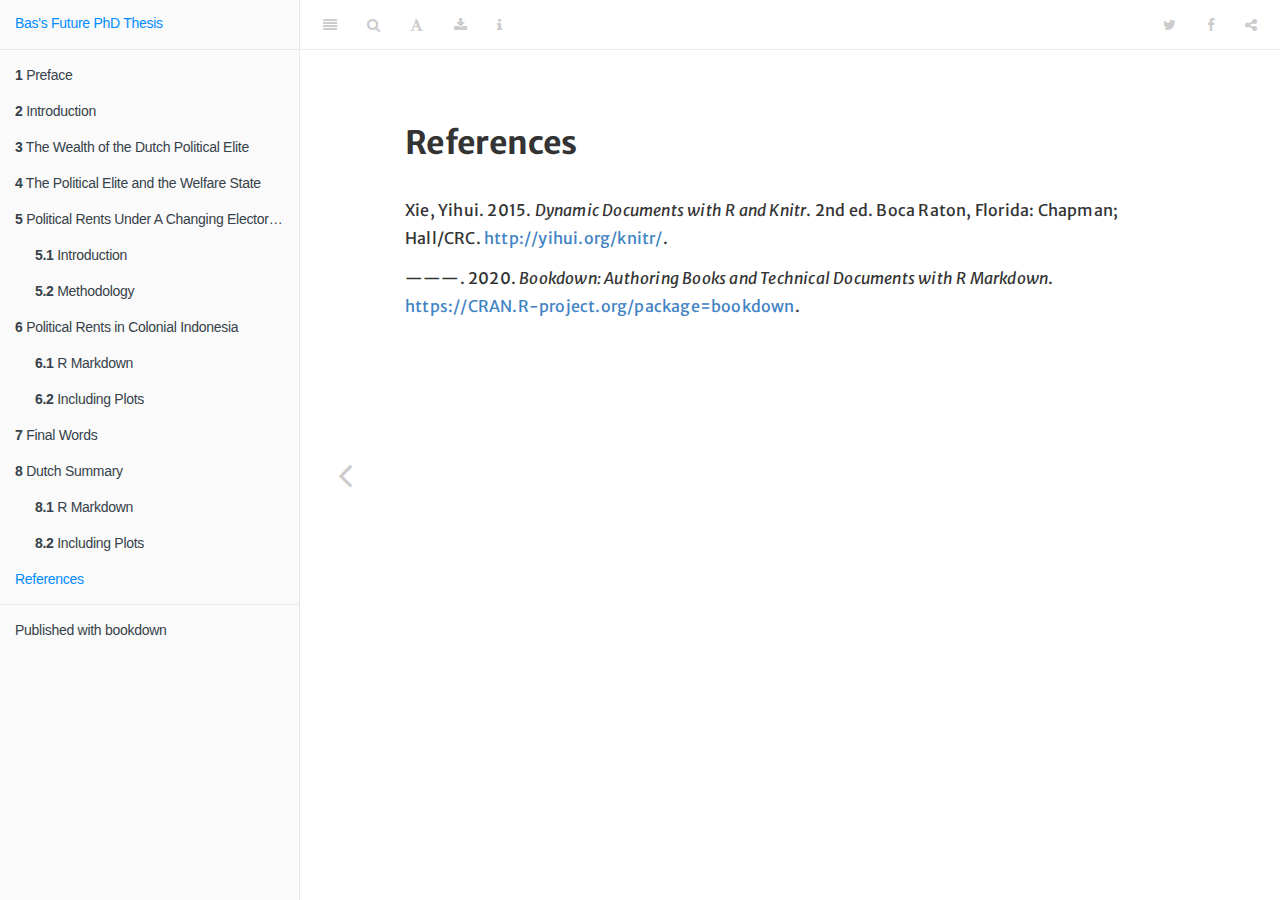
<file: _book/references.html>
<!DOCTYPE html>
<html lang="" xml:lang="">
<head>

  <meta charset="utf-8" />
  <meta http-equiv="X-UA-Compatible" content="IE=edge" />
  <title>References | A To Be Determined Title of Bas’s PhD Thesis</title>
  <meta name="description" content="This is a minimal example of using the bookdown package to write a book. The output format for this example is bookdown::gitbook." />
  <meta name="generator" content="bookdown 0.18 and GitBook 2.6.7" />

  <meta property="og:title" content="References | A To Be Determined Title of Bas’s PhD Thesis" />
  <meta property="og:type" content="book" />
  
  
  <meta property="og:description" content="This is a minimal example of using the bookdown package to write a book. The output format for this example is bookdown::gitbook." />
  

  <meta name="twitter:card" content="summary" />
  <meta name="twitter:title" content="References | A To Be Determined Title of Bas’s PhD Thesis" />
  
  <meta name="twitter:description" content="This is a minimal example of using the bookdown package to write a book. The output format for this example is bookdown::gitbook." />
  

<meta name="author" content="Bas Machielsen" />


<meta name="date" content="2020-09-26" />

  <meta name="viewport" content="width=device-width, initial-scale=1" />
  <meta name="apple-mobile-web-app-capable" content="yes" />
  <meta name="apple-mobile-web-app-status-bar-style" content="black" />
  
  
<link rel="prev" href="dutchsum.html"/>

<script src="libs/jquery-2.2.3/jquery.min.js"></script>
<link href="libs/gitbook-2.6.7/css/style.css" rel="stylesheet" />
<link href="libs/gitbook-2.6.7/css/plugin-table.css" rel="stylesheet" />
<link href="libs/gitbook-2.6.7/css/plugin-bookdown.css" rel="stylesheet" />
<link href="libs/gitbook-2.6.7/css/plugin-highlight.css" rel="stylesheet" />
<link href="libs/gitbook-2.6.7/css/plugin-search.css" rel="stylesheet" />
<link href="libs/gitbook-2.6.7/css/plugin-fontsettings.css" rel="stylesheet" />
<link href="libs/gitbook-2.6.7/css/plugin-clipboard.css" rel="stylesheet" />











<style type="text/css">
a.sourceLine { display: inline-block; line-height: 1.25; }
a.sourceLine { pointer-events: none; color: inherit; text-decoration: inherit; }
a.sourceLine:empty { height: 1.2em; }
.sourceCode { overflow: visible; }
code.sourceCode { white-space: pre; position: relative; }
pre.sourceCode { margin: 0; }
@media screen {
div.sourceCode { overflow: auto; }
}
@media print {
code.sourceCode { white-space: pre-wrap; }
a.sourceLine { text-indent: -1em; padding-left: 1em; }
}
pre.numberSource a.sourceLine
  { position: relative; left: -4em; }
pre.numberSource a.sourceLine::before
  { content: attr(data-line-number);
    position: relative; left: -1em; text-align: right; vertical-align: baseline;
    border: none; pointer-events: all; display: inline-block;
    -webkit-touch-callout: none; -webkit-user-select: none;
    -khtml-user-select: none; -moz-user-select: none;
    -ms-user-select: none; user-select: none;
    padding: 0 4px; width: 4em;
    color: #aaaaaa;
  }
pre.numberSource { margin-left: 3em; border-left: 1px solid #aaaaaa;  padding-left: 4px; }
div.sourceCode
  {  }
@media screen {
a.sourceLine::before { text-decoration: underline; }
}
code span.al { color: #ff0000; font-weight: bold; } /* Alert */
code span.an { color: #60a0b0; font-weight: bold; font-style: italic; } /* Annotation */
code span.at { color: #7d9029; } /* Attribute */
code span.bn { color: #40a070; } /* BaseN */
code span.bu { } /* BuiltIn */
code span.cf { color: #007020; font-weight: bold; } /* ControlFlow */
code span.ch { color: #4070a0; } /* Char */
code span.cn { color: #880000; } /* Constant */
code span.co { color: #60a0b0; font-style: italic; } /* Comment */
code span.cv { color: #60a0b0; font-weight: bold; font-style: italic; } /* CommentVar */
code span.do { color: #ba2121; font-style: italic; } /* Documentation */
code span.dt { color: #902000; } /* DataType */
code span.dv { color: #40a070; } /* DecVal */
code span.er { color: #ff0000; font-weight: bold; } /* Error */
code span.ex { } /* Extension */
code span.fl { color: #40a070; } /* Float */
code span.fu { color: #06287e; } /* Function */
code span.im { } /* Import */
code span.in { color: #60a0b0; font-weight: bold; font-style: italic; } /* Information */
code span.kw { color: #007020; font-weight: bold; } /* Keyword */
code span.op { color: #666666; } /* Operator */
code span.ot { color: #007020; } /* Other */
code span.pp { color: #bc7a00; } /* Preprocessor */
code span.sc { color: #4070a0; } /* SpecialChar */
code span.ss { color: #bb6688; } /* SpecialString */
code span.st { color: #4070a0; } /* String */
code span.va { color: #19177c; } /* Variable */
code span.vs { color: #4070a0; } /* VerbatimString */
code span.wa { color: #60a0b0; font-weight: bold; font-style: italic; } /* Warning */
</style>

<link rel="stylesheet" href="style.css" type="text/css" />
</head>

<body>



  <div class="book without-animation with-summary font-size-2 font-family-1" data-basepath=".">

    <div class="book-summary">
      <nav role="navigation">

<ul class="summary">
<li><a href="./">Bas's Future PhD Thesis</a></li>

<li class="divider"></li>
<li class="chapter" data-level="1" data-path="index.html"><a href="index.html"><i class="fa fa-check"></i><b>1</b> Preface</a></li>
<li class="chapter" data-level="2" data-path="intro.html"><a href="intro.html"><i class="fa fa-check"></i><b>2</b> Introduction</a></li>
<li class="chapter" data-level="3" data-path="wodpe.html"><a href="wodpe.html"><i class="fa fa-check"></i><b>3</b> The Wealth of the Dutch Political Elite</a></li>
<li class="chapter" data-level="4" data-path="the-political-elite-and-the-welfare-state.html"><a href="the-political-elite-and-the-welfare-state.html"><i class="fa fa-check"></i><b>4</b> The Political Elite and the Welfare State</a></li>
<li class="chapter" data-level="5" data-path="political-rents-under-a-changing-electoral-regime.html"><a href="political-rents-under-a-changing-electoral-regime.html"><i class="fa fa-check"></i><b>5</b> Political Rents Under A Changing Electoral Regime</a><ul>
<li class="chapter" data-level="5.1" data-path="political-rents-under-a-changing-electoral-regime.html"><a href="political-rents-under-a-changing-electoral-regime.html#introduction"><i class="fa fa-check"></i><b>5.1</b> Introduction</a></li>
<li class="chapter" data-level="5.2" data-path="political-rents-under-a-changing-electoral-regime.html"><a href="political-rents-under-a-changing-electoral-regime.html#methodology"><i class="fa fa-check"></i><b>5.2</b> Methodology</a></li>
</ul></li>
<li class="chapter" data-level="6" data-path="prci.html"><a href="prci.html"><i class="fa fa-check"></i><b>6</b> Political Rents in Colonial Indonesia</a><ul>
<li class="chapter" data-level="6.1" data-path="prci.html"><a href="prci.html#r-markdown"><i class="fa fa-check"></i><b>6.1</b> R Markdown</a></li>
<li class="chapter" data-level="6.2" data-path="prci.html"><a href="prci.html#including-plots"><i class="fa fa-check"></i><b>6.2</b> Including Plots</a></li>
</ul></li>
<li class="chapter" data-level="7" data-path="final-words.html"><a href="final-words.html"><i class="fa fa-check"></i><b>7</b> Final Words</a></li>
<li class="chapter" data-level="8" data-path="dutchsum.html"><a href="dutchsum.html"><i class="fa fa-check"></i><b>8</b> Dutch Summary</a><ul>
<li class="chapter" data-level="8.1" data-path="dutchsum.html"><a href="dutchsum.html#r-markdown-1"><i class="fa fa-check"></i><b>8.1</b> R Markdown</a></li>
<li class="chapter" data-level="8.2" data-path="dutchsum.html"><a href="dutchsum.html#including-plots-1"><i class="fa fa-check"></i><b>8.2</b> Including Plots</a></li>
</ul></li>
<li class="chapter" data-level="" data-path="references.html"><a href="references.html"><i class="fa fa-check"></i>References</a></li>
<li class="divider"></li>
<li><a href="https://github.com/rstudio/bookdown" target="blank">Published with bookdown</a></li>

</ul>

      </nav>
    </div>

    <div class="book-body">
      <div class="body-inner">
        <div class="book-header" role="navigation">
          <h1>
            <i class="fa fa-circle-o-notch fa-spin"></i><a href="./">A To Be Determined Title of Bas’s PhD Thesis</a>
          </h1>
        </div>

        <div class="page-wrapper" tabindex="-1" role="main">
          <div class="page-inner">

            <section class="normal" id="section-">
<div id="references" class="section level1 unnumbered">
<h1>References</h1>

<div id="refs" class="references">
<div>
<p>Xie, Yihui. 2015. <em>Dynamic Documents with R and Knitr</em>. 2nd ed. Boca Raton, Florida: Chapman; Hall/CRC. <a href="http://yihui.org/knitr/">http://yihui.org/knitr/</a>.</p>
</div>
<div>
<p>———. 2020. <em>Bookdown: Authoring Books and Technical Documents with R Markdown</em>. <a href="https://CRAN.R-project.org/package=bookdown">https://CRAN.R-project.org/package=bookdown</a>.</p>
</div>
</div>
</div>
            </section>

          </div>
        </div>
      </div>
<a href="dutchsum.html" class="navigation navigation-prev navigation-unique" aria-label="Previous page"><i class="fa fa-angle-left"></i></a>

    </div>
  </div>
<script src="libs/gitbook-2.6.7/js/app.min.js"></script>
<script src="libs/gitbook-2.6.7/js/lunr.js"></script>
<script src="libs/gitbook-2.6.7/js/clipboard.min.js"></script>
<script src="libs/gitbook-2.6.7/js/plugin-search.js"></script>
<script src="libs/gitbook-2.6.7/js/plugin-sharing.js"></script>
<script src="libs/gitbook-2.6.7/js/plugin-fontsettings.js"></script>
<script src="libs/gitbook-2.6.7/js/plugin-bookdown.js"></script>
<script src="libs/gitbook-2.6.7/js/jquery.highlight.js"></script>
<script src="libs/gitbook-2.6.7/js/plugin-clipboard.js"></script>
<script>
gitbook.require(["gitbook"], function(gitbook) {
gitbook.start({
"sharing": {
"github": false,
"facebook": true,
"twitter": true,
"linkedin": false,
"weibo": false,
"instapaper": false,
"vk": false,
"all": ["facebook", "twitter", "linkedin", "weibo", "instapaper"]
},
"fontsettings": {
"theme": "white",
"family": "sans",
"size": 2
},
"edit": {
"link": null,
"text": null
},
"history": {
"link": null,
"text": null
},
"view": {
"link": null,
"text": null
},
"download": ["phd_thesis.pdf", "phd_thesis.epub"],
"toc": {
"collapse": "subsection"
}
});
});
</script>

<!-- dynamically load mathjax for compatibility with self-contained -->
<script>
  (function () {
    var script = document.createElement("script");
    script.type = "text/javascript";
    var src = "true";
    if (src === "" || src === "true") src = "https://mathjax.rstudio.com/latest/MathJax.js?config=TeX-MML-AM_CHTML";
    if (location.protocol !== "file:")
      if (/^https?:/.test(src))
        src = src.replace(/^https?:/, '');
    script.src = src;
    document.getElementsByTagName("head")[0].appendChild(script);
  })();
</script>
</body>

</html>
</file>
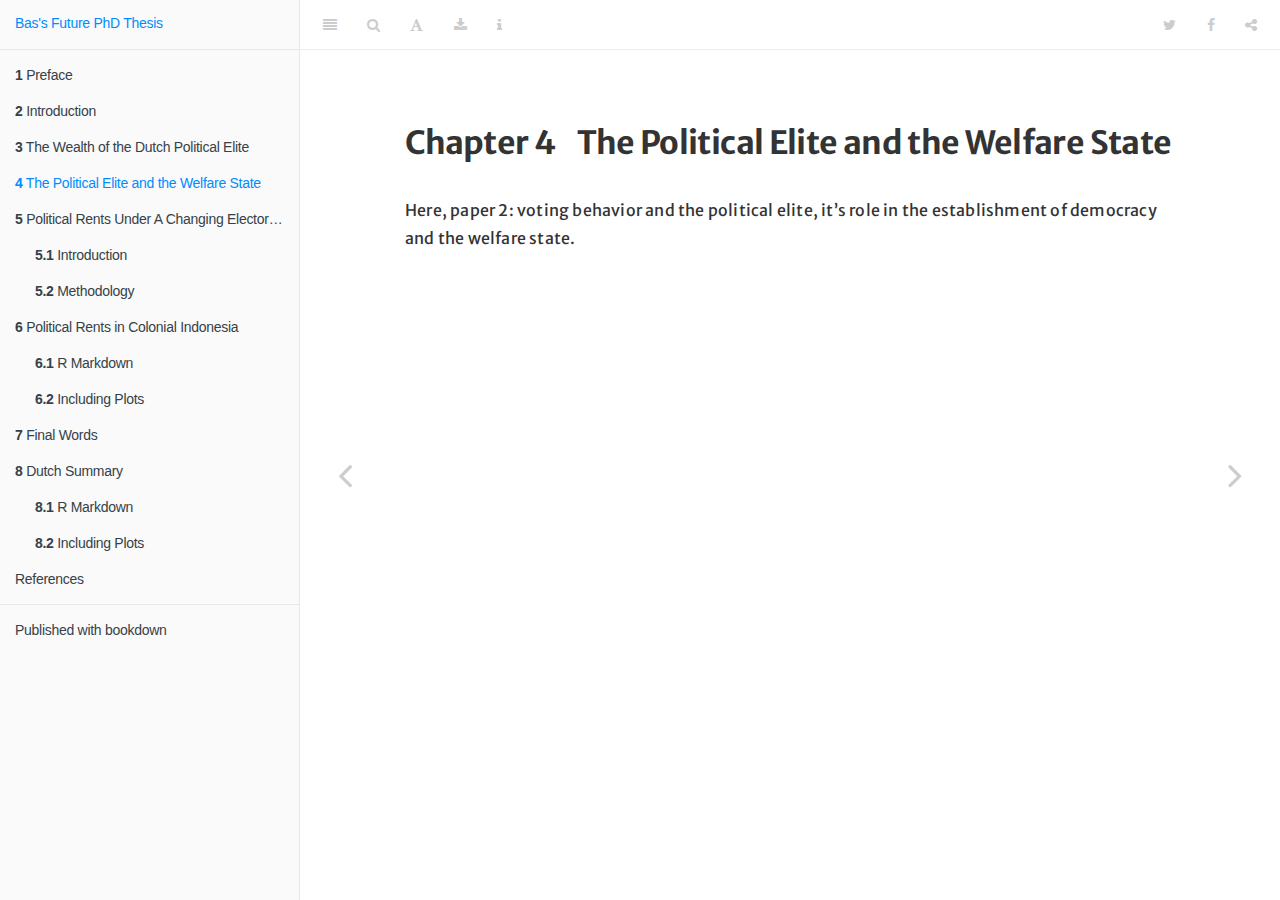
<file: _book/the-political-elite-and-the-welfare-state.html>
<!DOCTYPE html>
<html lang="" xml:lang="">
<head>

  <meta charset="utf-8" />
  <meta http-equiv="X-UA-Compatible" content="IE=edge" />
  <title>Chapter 4 The Political Elite and the Welfare State | A To Be Determined Title of Bas’s PhD Thesis</title>
  <meta name="description" content="This is a minimal example of using the bookdown package to write a book. The output format for this example is bookdown::gitbook." />
  <meta name="generator" content="bookdown 0.18 and GitBook 2.6.7" />

  <meta property="og:title" content="Chapter 4 The Political Elite and the Welfare State | A To Be Determined Title of Bas’s PhD Thesis" />
  <meta property="og:type" content="book" />
  
  
  <meta property="og:description" content="This is a minimal example of using the bookdown package to write a book. The output format for this example is bookdown::gitbook." />
  

  <meta name="twitter:card" content="summary" />
  <meta name="twitter:title" content="Chapter 4 The Political Elite and the Welfare State | A To Be Determined Title of Bas’s PhD Thesis" />
  
  <meta name="twitter:description" content="This is a minimal example of using the bookdown package to write a book. The output format for this example is bookdown::gitbook." />
  

<meta name="author" content="Bas Machielsen" />


<meta name="date" content="2020-09-26" />

  <meta name="viewport" content="width=device-width, initial-scale=1" />
  <meta name="apple-mobile-web-app-capable" content="yes" />
  <meta name="apple-mobile-web-app-status-bar-style" content="black" />
  
  
<link rel="prev" href="wodpe.html"/>
<link rel="next" href="political-rents-under-a-changing-electoral-regime.html"/>
<script src="libs/jquery-2.2.3/jquery.min.js"></script>
<link href="libs/gitbook-2.6.7/css/style.css" rel="stylesheet" />
<link href="libs/gitbook-2.6.7/css/plugin-table.css" rel="stylesheet" />
<link href="libs/gitbook-2.6.7/css/plugin-bookdown.css" rel="stylesheet" />
<link href="libs/gitbook-2.6.7/css/plugin-highlight.css" rel="stylesheet" />
<link href="libs/gitbook-2.6.7/css/plugin-search.css" rel="stylesheet" />
<link href="libs/gitbook-2.6.7/css/plugin-fontsettings.css" rel="stylesheet" />
<link href="libs/gitbook-2.6.7/css/plugin-clipboard.css" rel="stylesheet" />











<style type="text/css">
a.sourceLine { display: inline-block; line-height: 1.25; }
a.sourceLine { pointer-events: none; color: inherit; text-decoration: inherit; }
a.sourceLine:empty { height: 1.2em; }
.sourceCode { overflow: visible; }
code.sourceCode { white-space: pre; position: relative; }
pre.sourceCode { margin: 0; }
@media screen {
div.sourceCode { overflow: auto; }
}
@media print {
code.sourceCode { white-space: pre-wrap; }
a.sourceLine { text-indent: -1em; padding-left: 1em; }
}
pre.numberSource a.sourceLine
  { position: relative; left: -4em; }
pre.numberSource a.sourceLine::before
  { content: attr(data-line-number);
    position: relative; left: -1em; text-align: right; vertical-align: baseline;
    border: none; pointer-events: all; display: inline-block;
    -webkit-touch-callout: none; -webkit-user-select: none;
    -khtml-user-select: none; -moz-user-select: none;
    -ms-user-select: none; user-select: none;
    padding: 0 4px; width: 4em;
    color: #aaaaaa;
  }
pre.numberSource { margin-left: 3em; border-left: 1px solid #aaaaaa;  padding-left: 4px; }
div.sourceCode
  {  }
@media screen {
a.sourceLine::before { text-decoration: underline; }
}
code span.al { color: #ff0000; font-weight: bold; } /* Alert */
code span.an { color: #60a0b0; font-weight: bold; font-style: italic; } /* Annotation */
code span.at { color: #7d9029; } /* Attribute */
code span.bn { color: #40a070; } /* BaseN */
code span.bu { } /* BuiltIn */
code span.cf { color: #007020; font-weight: bold; } /* ControlFlow */
code span.ch { color: #4070a0; } /* Char */
code span.cn { color: #880000; } /* Constant */
code span.co { color: #60a0b0; font-style: italic; } /* Comment */
code span.cv { color: #60a0b0; font-weight: bold; font-style: italic; } /* CommentVar */
code span.do { color: #ba2121; font-style: italic; } /* Documentation */
code span.dt { color: #902000; } /* DataType */
code span.dv { color: #40a070; } /* DecVal */
code span.er { color: #ff0000; font-weight: bold; } /* Error */
code span.ex { } /* Extension */
code span.fl { color: #40a070; } /* Float */
code span.fu { color: #06287e; } /* Function */
code span.im { } /* Import */
code span.in { color: #60a0b0; font-weight: bold; font-style: italic; } /* Information */
code span.kw { color: #007020; font-weight: bold; } /* Keyword */
code span.op { color: #666666; } /* Operator */
code span.ot { color: #007020; } /* Other */
code span.pp { color: #bc7a00; } /* Preprocessor */
code span.sc { color: #4070a0; } /* SpecialChar */
code span.ss { color: #bb6688; } /* SpecialString */
code span.st { color: #4070a0; } /* String */
code span.va { color: #19177c; } /* Variable */
code span.vs { color: #4070a0; } /* VerbatimString */
code span.wa { color: #60a0b0; font-weight: bold; font-style: italic; } /* Warning */
</style>

<link rel="stylesheet" href="style.css" type="text/css" />
</head>

<body>



  <div class="book without-animation with-summary font-size-2 font-family-1" data-basepath=".">

    <div class="book-summary">
      <nav role="navigation">

<ul class="summary">
<li><a href="./">Bas's Future PhD Thesis</a></li>

<li class="divider"></li>
<li class="chapter" data-level="1" data-path="index.html"><a href="index.html"><i class="fa fa-check"></i><b>1</b> Preface</a></li>
<li class="chapter" data-level="2" data-path="intro.html"><a href="intro.html"><i class="fa fa-check"></i><b>2</b> Introduction</a></li>
<li class="chapter" data-level="3" data-path="wodpe.html"><a href="wodpe.html"><i class="fa fa-check"></i><b>3</b> The Wealth of the Dutch Political Elite</a></li>
<li class="chapter" data-level="4" data-path="the-political-elite-and-the-welfare-state.html"><a href="the-political-elite-and-the-welfare-state.html"><i class="fa fa-check"></i><b>4</b> The Political Elite and the Welfare State</a></li>
<li class="chapter" data-level="5" data-path="political-rents-under-a-changing-electoral-regime.html"><a href="political-rents-under-a-changing-electoral-regime.html"><i class="fa fa-check"></i><b>5</b> Political Rents Under A Changing Electoral Regime</a><ul>
<li class="chapter" data-level="5.1" data-path="political-rents-under-a-changing-electoral-regime.html"><a href="political-rents-under-a-changing-electoral-regime.html#introduction"><i class="fa fa-check"></i><b>5.1</b> Introduction</a></li>
<li class="chapter" data-level="5.2" data-path="political-rents-under-a-changing-electoral-regime.html"><a href="political-rents-under-a-changing-electoral-regime.html#methodology"><i class="fa fa-check"></i><b>5.2</b> Methodology</a></li>
</ul></li>
<li class="chapter" data-level="6" data-path="prci.html"><a href="prci.html"><i class="fa fa-check"></i><b>6</b> Political Rents in Colonial Indonesia</a><ul>
<li class="chapter" data-level="6.1" data-path="prci.html"><a href="prci.html#r-markdown"><i class="fa fa-check"></i><b>6.1</b> R Markdown</a></li>
<li class="chapter" data-level="6.2" data-path="prci.html"><a href="prci.html#including-plots"><i class="fa fa-check"></i><b>6.2</b> Including Plots</a></li>
</ul></li>
<li class="chapter" data-level="7" data-path="final-words.html"><a href="final-words.html"><i class="fa fa-check"></i><b>7</b> Final Words</a></li>
<li class="chapter" data-level="8" data-path="dutchsum.html"><a href="dutchsum.html"><i class="fa fa-check"></i><b>8</b> Dutch Summary</a><ul>
<li class="chapter" data-level="8.1" data-path="dutchsum.html"><a href="dutchsum.html#r-markdown-1"><i class="fa fa-check"></i><b>8.1</b> R Markdown</a></li>
<li class="chapter" data-level="8.2" data-path="dutchsum.html"><a href="dutchsum.html#including-plots-1"><i class="fa fa-check"></i><b>8.2</b> Including Plots</a></li>
</ul></li>
<li class="chapter" data-level="" data-path="references.html"><a href="references.html"><i class="fa fa-check"></i>References</a></li>
<li class="divider"></li>
<li><a href="https://github.com/rstudio/bookdown" target="blank">Published with bookdown</a></li>

</ul>

      </nav>
    </div>

    <div class="book-body">
      <div class="body-inner">
        <div class="book-header" role="navigation">
          <h1>
            <i class="fa fa-circle-o-notch fa-spin"></i><a href="./">A To Be Determined Title of Bas’s PhD Thesis</a>
          </h1>
        </div>

        <div class="page-wrapper" tabindex="-1" role="main">
          <div class="page-inner">

            <section class="normal" id="section-">
<div id="the-political-elite-and-the-welfare-state" class="section level1">
<h1><span class="header-section-number">Chapter 4</span> The Political Elite and the Welfare State</h1>
<p>Here, paper 2: voting behavior and the political elite, it’s role in the establishment of democracy and the welfare state.</p>

</div>
            </section>

          </div>
        </div>
      </div>
<a href="wodpe.html" class="navigation navigation-prev " aria-label="Previous page"><i class="fa fa-angle-left"></i></a>
<a href="political-rents-under-a-changing-electoral-regime.html" class="navigation navigation-next " aria-label="Next page"><i class="fa fa-angle-right"></i></a>
    </div>
  </div>
<script src="libs/gitbook-2.6.7/js/app.min.js"></script>
<script src="libs/gitbook-2.6.7/js/lunr.js"></script>
<script src="libs/gitbook-2.6.7/js/clipboard.min.js"></script>
<script src="libs/gitbook-2.6.7/js/plugin-search.js"></script>
<script src="libs/gitbook-2.6.7/js/plugin-sharing.js"></script>
<script src="libs/gitbook-2.6.7/js/plugin-fontsettings.js"></script>
<script src="libs/gitbook-2.6.7/js/plugin-bookdown.js"></script>
<script src="libs/gitbook-2.6.7/js/jquery.highlight.js"></script>
<script src="libs/gitbook-2.6.7/js/plugin-clipboard.js"></script>
<script>
gitbook.require(["gitbook"], function(gitbook) {
gitbook.start({
"sharing": {
"github": false,
"facebook": true,
"twitter": true,
"linkedin": false,
"weibo": false,
"instapaper": false,
"vk": false,
"all": ["facebook", "twitter", "linkedin", "weibo", "instapaper"]
},
"fontsettings": {
"theme": "white",
"family": "sans",
"size": 2
},
"edit": {
"link": null,
"text": null
},
"history": {
"link": null,
"text": null
},
"view": {
"link": null,
"text": null
},
"download": ["phd_thesis.pdf", "phd_thesis.epub"],
"toc": {
"collapse": "subsection"
}
});
});
</script>

<!-- dynamically load mathjax for compatibility with self-contained -->
<script>
  (function () {
    var script = document.createElement("script");
    script.type = "text/javascript";
    var src = "true";
    if (src === "" || src === "true") src = "https://mathjax.rstudio.com/latest/MathJax.js?config=TeX-MML-AM_CHTML";
    if (location.protocol !== "file:")
      if (/^https?:/.test(src))
        src = src.replace(/^https?:/, '');
    script.src = src;
    document.getElementsByTagName("head")[0].appendChild(script);
  })();
</script>
</body>

</html>
</file>
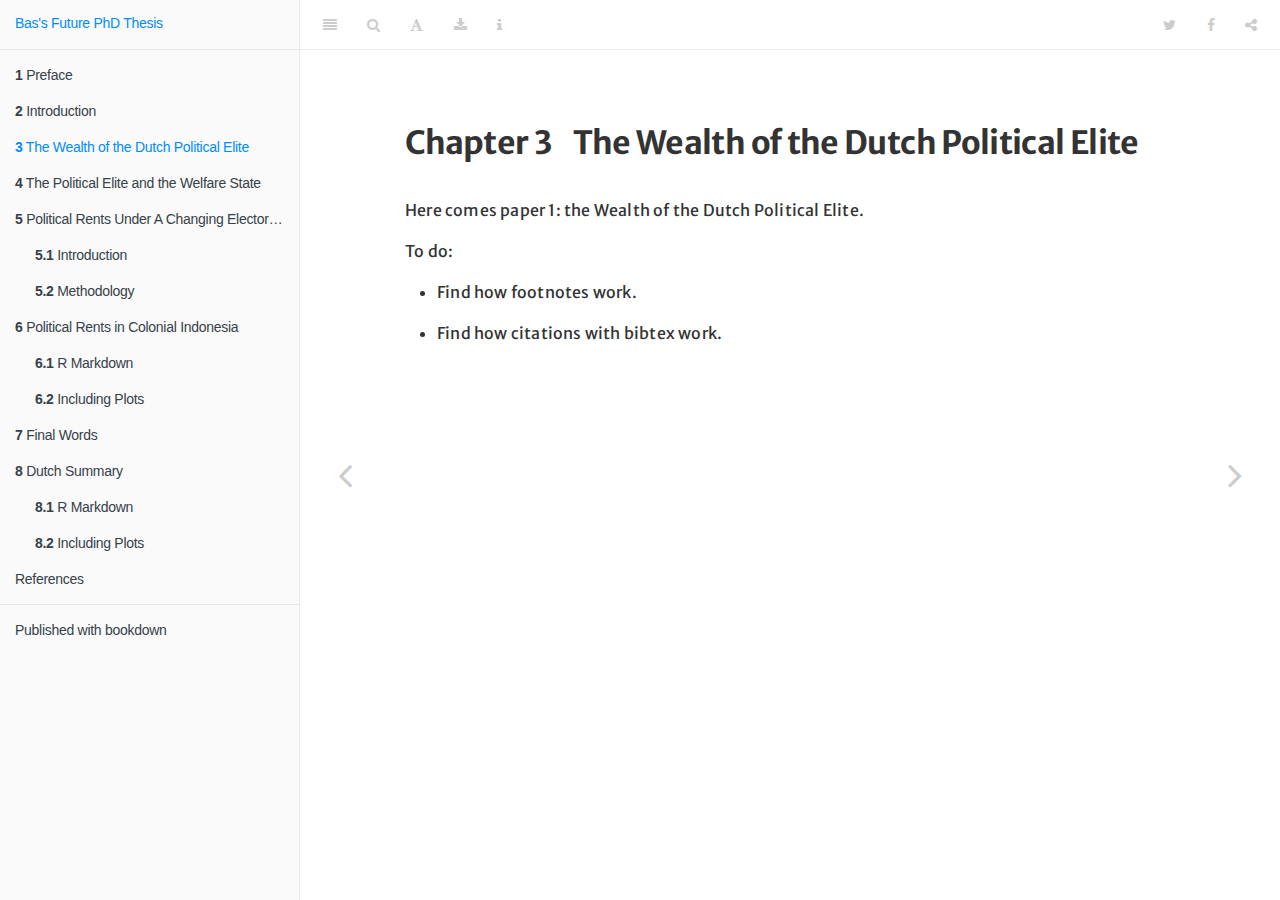
<file: _book/wodpe.html>
<!DOCTYPE html>
<html lang="" xml:lang="">
<head>

  <meta charset="utf-8" />
  <meta http-equiv="X-UA-Compatible" content="IE=edge" />
  <title>Chapter 3 The Wealth of the Dutch Political Elite | A To Be Determined Title of Bas’s PhD Thesis</title>
  <meta name="description" content="This is a minimal example of using the bookdown package to write a book. The output format for this example is bookdown::gitbook." />
  <meta name="generator" content="bookdown 0.18 and GitBook 2.6.7" />

  <meta property="og:title" content="Chapter 3 The Wealth of the Dutch Political Elite | A To Be Determined Title of Bas’s PhD Thesis" />
  <meta property="og:type" content="book" />
  
  
  <meta property="og:description" content="This is a minimal example of using the bookdown package to write a book. The output format for this example is bookdown::gitbook." />
  

  <meta name="twitter:card" content="summary" />
  <meta name="twitter:title" content="Chapter 3 The Wealth of the Dutch Political Elite | A To Be Determined Title of Bas’s PhD Thesis" />
  
  <meta name="twitter:description" content="This is a minimal example of using the bookdown package to write a book. The output format for this example is bookdown::gitbook." />
  

<meta name="author" content="Bas Machielsen" />


<meta name="date" content="2020-09-26" />

  <meta name="viewport" content="width=device-width, initial-scale=1" />
  <meta name="apple-mobile-web-app-capable" content="yes" />
  <meta name="apple-mobile-web-app-status-bar-style" content="black" />
  
  
<link rel="prev" href="intro.html"/>
<link rel="next" href="the-political-elite-and-the-welfare-state.html"/>
<script src="libs/jquery-2.2.3/jquery.min.js"></script>
<link href="libs/gitbook-2.6.7/css/style.css" rel="stylesheet" />
<link href="libs/gitbook-2.6.7/css/plugin-table.css" rel="stylesheet" />
<link href="libs/gitbook-2.6.7/css/plugin-bookdown.css" rel="stylesheet" />
<link href="libs/gitbook-2.6.7/css/plugin-highlight.css" rel="stylesheet" />
<link href="libs/gitbook-2.6.7/css/plugin-search.css" rel="stylesheet" />
<link href="libs/gitbook-2.6.7/css/plugin-fontsettings.css" rel="stylesheet" />
<link href="libs/gitbook-2.6.7/css/plugin-clipboard.css" rel="stylesheet" />











<style type="text/css">
a.sourceLine { display: inline-block; line-height: 1.25; }
a.sourceLine { pointer-events: none; color: inherit; text-decoration: inherit; }
a.sourceLine:empty { height: 1.2em; }
.sourceCode { overflow: visible; }
code.sourceCode { white-space: pre; position: relative; }
pre.sourceCode { margin: 0; }
@media screen {
div.sourceCode { overflow: auto; }
}
@media print {
code.sourceCode { white-space: pre-wrap; }
a.sourceLine { text-indent: -1em; padding-left: 1em; }
}
pre.numberSource a.sourceLine
  { position: relative; left: -4em; }
pre.numberSource a.sourceLine::before
  { content: attr(data-line-number);
    position: relative; left: -1em; text-align: right; vertical-align: baseline;
    border: none; pointer-events: all; display: inline-block;
    -webkit-touch-callout: none; -webkit-user-select: none;
    -khtml-user-select: none; -moz-user-select: none;
    -ms-user-select: none; user-select: none;
    padding: 0 4px; width: 4em;
    color: #aaaaaa;
  }
pre.numberSource { margin-left: 3em; border-left: 1px solid #aaaaaa;  padding-left: 4px; }
div.sourceCode
  {  }
@media screen {
a.sourceLine::before { text-decoration: underline; }
}
code span.al { color: #ff0000; font-weight: bold; } /* Alert */
code span.an { color: #60a0b0; font-weight: bold; font-style: italic; } /* Annotation */
code span.at { color: #7d9029; } /* Attribute */
code span.bn { color: #40a070; } /* BaseN */
code span.bu { } /* BuiltIn */
code span.cf { color: #007020; font-weight: bold; } /* ControlFlow */
code span.ch { color: #4070a0; } /* Char */
code span.cn { color: #880000; } /* Constant */
code span.co { color: #60a0b0; font-style: italic; } /* Comment */
code span.cv { color: #60a0b0; font-weight: bold; font-style: italic; } /* CommentVar */
code span.do { color: #ba2121; font-style: italic; } /* Documentation */
code span.dt { color: #902000; } /* DataType */
code span.dv { color: #40a070; } /* DecVal */
code span.er { color: #ff0000; font-weight: bold; } /* Error */
code span.ex { } /* Extension */
code span.fl { color: #40a070; } /* Float */
code span.fu { color: #06287e; } /* Function */
code span.im { } /* Import */
code span.in { color: #60a0b0; font-weight: bold; font-style: italic; } /* Information */
code span.kw { color: #007020; font-weight: bold; } /* Keyword */
code span.op { color: #666666; } /* Operator */
code span.ot { color: #007020; } /* Other */
code span.pp { color: #bc7a00; } /* Preprocessor */
code span.sc { color: #4070a0; } /* SpecialChar */
code span.ss { color: #bb6688; } /* SpecialString */
code span.st { color: #4070a0; } /* String */
code span.va { color: #19177c; } /* Variable */
code span.vs { color: #4070a0; } /* VerbatimString */
code span.wa { color: #60a0b0; font-weight: bold; font-style: italic; } /* Warning */
</style>

<link rel="stylesheet" href="style.css" type="text/css" />
</head>

<body>



  <div class="book without-animation with-summary font-size-2 font-family-1" data-basepath=".">

    <div class="book-summary">
      <nav role="navigation">

<ul class="summary">
<li><a href="./">Bas's Future PhD Thesis</a></li>

<li class="divider"></li>
<li class="chapter" data-level="1" data-path="index.html"><a href="index.html"><i class="fa fa-check"></i><b>1</b> Preface</a></li>
<li class="chapter" data-level="2" data-path="intro.html"><a href="intro.html"><i class="fa fa-check"></i><b>2</b> Introduction</a></li>
<li class="chapter" data-level="3" data-path="wodpe.html"><a href="wodpe.html"><i class="fa fa-check"></i><b>3</b> The Wealth of the Dutch Political Elite</a></li>
<li class="chapter" data-level="4" data-path="the-political-elite-and-the-welfare-state.html"><a href="the-political-elite-and-the-welfare-state.html"><i class="fa fa-check"></i><b>4</b> The Political Elite and the Welfare State</a></li>
<li class="chapter" data-level="5" data-path="political-rents-under-a-changing-electoral-regime.html"><a href="political-rents-under-a-changing-electoral-regime.html"><i class="fa fa-check"></i><b>5</b> Political Rents Under A Changing Electoral Regime</a><ul>
<li class="chapter" data-level="5.1" data-path="political-rents-under-a-changing-electoral-regime.html"><a href="political-rents-under-a-changing-electoral-regime.html#introduction"><i class="fa fa-check"></i><b>5.1</b> Introduction</a></li>
<li class="chapter" data-level="5.2" data-path="political-rents-under-a-changing-electoral-regime.html"><a href="political-rents-under-a-changing-electoral-regime.html#methodology"><i class="fa fa-check"></i><b>5.2</b> Methodology</a></li>
</ul></li>
<li class="chapter" data-level="6" data-path="prci.html"><a href="prci.html"><i class="fa fa-check"></i><b>6</b> Political Rents in Colonial Indonesia</a><ul>
<li class="chapter" data-level="6.1" data-path="prci.html"><a href="prci.html#r-markdown"><i class="fa fa-check"></i><b>6.1</b> R Markdown</a></li>
<li class="chapter" data-level="6.2" data-path="prci.html"><a href="prci.html#including-plots"><i class="fa fa-check"></i><b>6.2</b> Including Plots</a></li>
</ul></li>
<li class="chapter" data-level="7" data-path="final-words.html"><a href="final-words.html"><i class="fa fa-check"></i><b>7</b> Final Words</a></li>
<li class="chapter" data-level="8" data-path="dutchsum.html"><a href="dutchsum.html"><i class="fa fa-check"></i><b>8</b> Dutch Summary</a><ul>
<li class="chapter" data-level="8.1" data-path="dutchsum.html"><a href="dutchsum.html#r-markdown-1"><i class="fa fa-check"></i><b>8.1</b> R Markdown</a></li>
<li class="chapter" data-level="8.2" data-path="dutchsum.html"><a href="dutchsum.html#including-plots-1"><i class="fa fa-check"></i><b>8.2</b> Including Plots</a></li>
</ul></li>
<li class="chapter" data-level="" data-path="references.html"><a href="references.html"><i class="fa fa-check"></i>References</a></li>
<li class="divider"></li>
<li><a href="https://github.com/rstudio/bookdown" target="blank">Published with bookdown</a></li>

</ul>

      </nav>
    </div>

    <div class="book-body">
      <div class="body-inner">
        <div class="book-header" role="navigation">
          <h1>
            <i class="fa fa-circle-o-notch fa-spin"></i><a href="./">A To Be Determined Title of Bas’s PhD Thesis</a>
          </h1>
        </div>

        <div class="page-wrapper" tabindex="-1" role="main">
          <div class="page-inner">

            <section class="normal" id="section-">
<div id="wodpe" class="section level1">
<h1><span class="header-section-number">Chapter 3</span> The Wealth of the Dutch Political Elite</h1>
<p>Here comes paper 1: the Wealth of the Dutch Political Elite.</p>
<p>To do:</p>
<ul>
<li><p>Find how footnotes work.</p></li>
<li><p>Find how citations with bibtex work.</p></li>
</ul>

</div>
            </section>

          </div>
        </div>
      </div>
<a href="intro.html" class="navigation navigation-prev " aria-label="Previous page"><i class="fa fa-angle-left"></i></a>
<a href="the-political-elite-and-the-welfare-state.html" class="navigation navigation-next " aria-label="Next page"><i class="fa fa-angle-right"></i></a>
    </div>
  </div>
<script src="libs/gitbook-2.6.7/js/app.min.js"></script>
<script src="libs/gitbook-2.6.7/js/lunr.js"></script>
<script src="libs/gitbook-2.6.7/js/clipboard.min.js"></script>
<script src="libs/gitbook-2.6.7/js/plugin-search.js"></script>
<script src="libs/gitbook-2.6.7/js/plugin-sharing.js"></script>
<script src="libs/gitbook-2.6.7/js/plugin-fontsettings.js"></script>
<script src="libs/gitbook-2.6.7/js/plugin-bookdown.js"></script>
<script src="libs/gitbook-2.6.7/js/jquery.highlight.js"></script>
<script src="libs/gitbook-2.6.7/js/plugin-clipboard.js"></script>
<script>
gitbook.require(["gitbook"], function(gitbook) {
gitbook.start({
"sharing": {
"github": false,
"facebook": true,
"twitter": true,
"linkedin": false,
"weibo": false,
"instapaper": false,
"vk": false,
"all": ["facebook", "twitter", "linkedin", "weibo", "instapaper"]
},
"fontsettings": {
"theme": "white",
"family": "sans",
"size": 2
},
"edit": {
"link": null,
"text": null
},
"history": {
"link": null,
"text": null
},
"view": {
"link": null,
"text": null
},
"download": ["phd_thesis.pdf", "phd_thesis.epub"],
"toc": {
"collapse": "subsection"
}
});
});
</script>

<!-- dynamically load mathjax for compatibility with self-contained -->
<script>
  (function () {
    var script = document.createElement("script");
    script.type = "text/javascript";
    var src = "true";
    if (src === "" || src === "true") src = "https://mathjax.rstudio.com/latest/MathJax.js?config=TeX-MML-AM_CHTML";
    if (location.protocol !== "file:")
      if (/^https?:/.test(src))
        src = src.replace(/^https?:/, '');
    script.src = src;
    document.getElementsByTagName("head")[0].appendChild(script);
  })();
</script>
</body>

</html>
</file>
<file: _book/libs/gitbook-2.6.7/css/plugin-table.css>
.book .book-body .page-wrapper .page-inner section.normal table{display:table;width:100%;border-collapse:collapse;border-spacing:0;overflow:auto}.book .book-body .page-wrapper .page-inner section.normal table td,.book .book-body .page-wrapper .page-inner section.normal table th{padding:6px 13px;border:1px solid #ddd}.book .book-body .page-wrapper .page-inner section.normal table tr{background-color:#fff;border-top:1px solid #ccc}.book .book-body .page-wrapper .page-inner section.normal table tr:nth-child(2n){background-color:#f8f8f8}.book .book-body .page-wrapper .page-inner section.normal table th{font-weight:700}
</file>
<file: _book/libs/gitbook-2.6.7/css/plugin-bookdown.css>
.book .book-header h1 {
  padding-left: 20px;
  padding-right: 20px;
}
.book .book-header.fixed {
  position: fixed;
  right: 0;
  top: 0;
  left: 0;
  border-bottom: 1px solid rgba(0,0,0,.07);
}
span.search-highlight {
  background-color: #ffff88;
}
@media (min-width: 600px) {
  .book.with-summary .book-header.fixed {
    left: 300px;
  }
}
@media (max-width: 1240px) {
  .book .book-body.fixed {
    top: 50px;
  }
  .book .book-body.fixed .body-inner {
    top: auto;
  }
}
@media (max-width: 600px) {
  .book.with-summary .book-header.fixed {
    left: calc(100% - 60px);
    min-width: 300px;
  }
  .book.with-summary .book-body {
    transform: none;
    left: calc(100% - 60px);
    min-width: 300px;
  }
  .book .book-body.fixed {
    top: 0;
  }
}

.book .book-body.fixed .body-inner {
  top: 50px;
}
.book .book-body .page-wrapper .page-inner section.normal sub, .book .book-body .page-wrapper .page-inner section.normal sup {
  font-size: 85%;
}

@media print {
  .book .book-summary, .book .book-body .book-header, .fa {
    display: none !important;
  }
  .book .book-body.fixed {
    left: 0px;
  }
  .book .book-body,.book .book-body .body-inner, .book.with-summary {
    overflow: visible !important;
  }
}
.kable_wrapper {
  border-spacing: 20px 0;
  border-collapse: separate;
  border: none;
  margin: auto;
}
.kable_wrapper > tbody > tr > td {
  vertical-align: top;
}
.book .book-body .page-wrapper .page-inner section.normal table tr.header {
  border-top-width: 2px;
}
.book .book-body .page-wrapper .page-inner section.normal table tr:last-child td {
  border-bottom-width: 2px;
}
.book .book-body .page-wrapper .page-inner section.normal table td, .book .book-body .page-wrapper .page-inner section.normal table th {
  border-left: none;
  border-right: none;
}
.book .book-body .page-wrapper .page-inner section.normal table.kable_wrapper > tbody > tr, .book .book-body .page-wrapper .page-inner section.normal table.kable_wrapper > tbody > tr > td {
  border-top: none;
}
.book .book-body .page-wrapper .page-inner section.normal table.kable_wrapper > tbody > tr:last-child > td {
    border-bottom: none;
}

div.theorem, div.lemma, div.corollary, div.proposition, div.conjecture {
  font-style: italic;
}
span.theorem, span.lemma, span.corollary, span.proposition, span.conjecture {
  font-style: normal;
}
div.proof:after {
  content: "\25a2";
  float: right;
}
.header-section-number {
  padding-right: .5em;
}
</file>
<file: _book/libs/gitbook-2.6.7/css/plugin-highlight.css>
.book .book-body .page-wrapper .page-inner section.normal pre,
.book .book-body .page-wrapper .page-inner section.normal code {
  /* http://jmblog.github.com/color-themes-for-google-code-highlightjs */
  /* Tomorrow Comment */
  /* Tomorrow Red */
  /* Tomorrow Orange */
  /* Tomorrow Yellow */
  /* Tomorrow Green */
  /* Tomorrow Aqua */
  /* Tomorrow Blue */
  /* Tomorrow Purple */
}
.book .book-body .page-wrapper .page-inner section.normal pre .hljs-comment,
.book .book-body .page-wrapper .page-inner section.normal code .hljs-comment,
.book .book-body .page-wrapper .page-inner section.normal pre .hljs-title,
.book .book-body .page-wrapper .page-inner section.normal code .hljs-title {
  color: #8e908c;
}
.book .book-body .page-wrapper .page-inner section.normal pre .hljs-variable,
.book .book-body .page-wrapper .page-inner section.normal code .hljs-variable,
.book .book-body .page-wrapper .page-inner section.normal pre .hljs-attribute,
.book .book-body .page-wrapper .page-inner section.normal code .hljs-attribute,
.book .book-body .page-wrapper .page-inner section.normal pre .hljs-tag,
.book .book-body .page-wrapper .page-inner section.normal code .hljs-tag,
.book .book-body .page-wrapper .page-inner section.normal pre .hljs-regexp,
.book .book-body .page-wrapper .page-inner section.normal code .hljs-regexp,
.book .book-body .page-wrapper .page-inner section.normal pre .ruby .hljs-constant,
.book .book-body .page-wrapper .page-inner section.normal code .ruby .hljs-constant,
.book .book-body .page-wrapper .page-inner section.normal pre .xml .hljs-tag .hljs-title,
.book .book-body .page-wrapper .page-inner section.normal code .xml .hljs-tag .hljs-title,
.book .book-body .page-wrapper .page-inner section.normal pre .xml .hljs-pi,
.book .book-body .page-wrapper .page-inner section.normal code .xml .hljs-pi,
.book .book-body .page-wrapper .page-inner section.normal pre .xml .hljs-doctype,
.book .book-body .page-wrapper .page-inner section.normal code .xml .hljs-doctype,
.book .book-body .page-wrapper .page-inner section.normal pre .html .hljs-doctype,
.book .book-body .page-wrapper .page-inner section.normal code .html .hljs-doctype,
.book .book-body .page-wrapper .page-inner section.normal pre .css .hljs-id,
.book .book-body .page-wrapper .page-inner section.normal code .css .hljs-id,
.book .book-body .page-wrapper .page-inner section.normal pre .css .hljs-class,
.book .book-body .page-wrapper .page-inner section.normal code .css .hljs-class,
.book .book-body .page-wrapper .page-inner section.normal pre .css .hljs-pseudo,
.book .book-body .page-wrapper .page-inner section.normal code .css .hljs-pseudo {
  color: #c82829;
}
.book .book-body .page-wrapper .page-inner section.normal pre .hljs-number,
.book .book-body .page-wrapper .page-inner section.normal code .hljs-number,
.book .book-body .page-wrapper .page-inner section.normal pre .hljs-preprocessor,
.book .book-body .page-wrapper .page-inner section.normal code .hljs-preprocessor,
.book .book-body .page-wrapper .page-inner section.normal pre .hljs-pragma,
.book .book-body .page-wrapper .page-inner section.normal code .hljs-pragma,
.book .book-body .page-wrapper .page-inner section.normal pre .hljs-built_in,
.book .book-body .page-wrapper .page-inner section.normal code .hljs-built_in,
.book .book-body .page-wrapper .page-inner section.normal pre .hljs-literal,
.book .book-body .page-wrapper .page-inner section.normal code .hljs-literal,
.book .book-body .page-wrapper .page-inner section.normal pre .hljs-params,
.book .book-body .page-wrapper .page-inner section.normal code .hljs-params,
.book .book-body .page-wrapper .page-inner section.normal pre .hljs-constant,
.book .book-body .page-wrapper .page-inner section.normal code .hljs-constant {
  color: #f5871f;
}
.book .book-body .page-wrapper .page-inner section.normal pre .ruby .hljs-class .hljs-title,
.book .book-body .page-wrapper .page-inner section.normal code .ruby .hljs-class .hljs-title,
.book .book-body .page-wrapper .page-inner section.normal pre .css .hljs-rules .hljs-attribute,
.book .book-body .page-wrapper .page-inner section.normal code .css .hljs-rules .hljs-attribute {
  color: #eab700;
}
.book .book-body .page-wrapper .page-inner section.normal pre .hljs-string,
.book .book-body .page-wrapper .page-inner section.normal code .hljs-string,
.book .book-body .page-wrapper .page-inner section.normal pre .hljs-value,
.book .book-body .page-wrapper .page-inner section.normal code .hljs-value,
.book .book-body .page-wrapper .page-inner section.normal pre .hljs-inheritance,
.book .book-body .page-wrapper .page-inner section.normal code .hljs-inheritance,
.book .book-body .page-wrapper .page-inner section.normal pre .hljs-header,
.book .book-body .page-wrapper .page-inner section.normal code .hljs-header,
.book .book-body .page-wrapper .page-inner section.normal pre .ruby .hljs-symbol,
.book .book-body .page-wrapper .page-inner section.normal code .ruby .hljs-symbol,
.book .book-body .page-wrapper .page-inner section.normal pre .xml .hljs-cdata,
.book .book-body .page-wrapper .page-inner section.normal code .xml .hljs-cdata {
  color: #718c00;
}
.book .book-body .page-wrapper .page-inner section.normal pre .css .hljs-hexcolor,
.book .book-body .page-wrapper .page-inner section.normal code .css .hljs-hexcolor {
  color: #3e999f;
}
.book .book-body .page-wrapper .page-inner section.normal pre .hljs-function,
.book .book-body .page-wrapper .page-inner section.normal code .hljs-function,
.book .book-body .page-wrapper .page-inner section.normal pre .python .hljs-decorator,
.book .book-body .page-wrapper .page-inner section.normal code .python .hljs-decorator,
.book .book-body .page-wrapper .page-inner section.normal pre .python .hljs-title,
.book .book-body .page-wrapper .page-inner section.normal code .python .hljs-title,
.book .book-body .page-wrapper .page-inner section.normal pre .ruby .hljs-function .hljs-title,
.book .book-body .page-wrapper .page-inner section.normal code .ruby .hljs-function .hljs-title,
.book .book-body .page-wrapper .page-inner section.normal pre .ruby .hljs-title .hljs-keyword,
.book .book-body .page-wrapper .page-inner section.normal code .ruby .hljs-title .hljs-keyword,
.book .book-body .page-wrapper .page-inner section.normal pre .perl .hljs-sub,
.book .book-body .page-wrapper .page-inner section.normal code .perl .hljs-sub,
.book .book-body .page-wrapper .page-inner section.normal pre .javascript .hljs-title,
.book .book-body .page-wrapper .page-inner section.normal code .javascript .hljs-title,
.book .book-body .page-wrapper .page-inner section.normal pre .coffeescript .hljs-title,
.book .book-body .page-wrapper .page-inner section.normal code .coffeescript .hljs-title {
  color: #4271ae;
}
.book .book-body .page-wrapper .page-inner section.normal pre .hljs-keyword,
.book .book-body .page-wrapper .page-inner section.normal code .hljs-keyword,
.book .book-body .page-wrapper .page-inner section.normal pre .javascript .hljs-function,
.book .book-body .page-wrapper .page-inner section.normal code .javascript .hljs-function {
  color: #8959a8;
}
.book .book-body .page-wrapper .page-inner section.normal pre .hljs,
.book .book-body .page-wrapper .page-inner section.normal code .hljs {
  display: block;
  background: white;
  color: #4d4d4c;
  padding: 0.5em;
}
.book .book-body .page-wrapper .page-inner section.normal pre .coffeescript .javascript,
.book .book-body .page-wrapper .page-inner section.normal code .coffeescript .javascript,
.book .book-body .page-wrapper .page-inner section.normal pre .javascript .xml,
.book .book-body .page-wrapper .page-inner section.normal code .javascript .xml,
.book .book-body .page-wrapper .page-inner section.normal pre .tex .hljs-formula,
.book .book-body .page-wrapper .page-inner section.normal code .tex .hljs-formula,
.book .book-body .page-wrapper .page-inner section.normal pre .xml .javascript,
.book .book-body .page-wrapper .page-inner section.normal code .xml .javascript,
.book .book-body .page-wrapper .page-inner section.normal pre .xml .vbscript,
.book .book-body .page-wrapper .page-inner section.normal code .xml .vbscript,
.book .book-body .page-wrapper .page-inner section.normal pre .xml .css,
.book .book-body .page-wrapper .page-inner section.normal code .xml .css,
.book .book-body .page-wrapper .page-inner section.normal pre .xml .hljs-cdata,
.book .book-body .page-wrapper .page-inner section.normal code .xml .hljs-cdata {
  opacity: 0.5;
}
.book.color-theme-1 .book-body .page-wrapper .page-inner section.normal pre,
.book.color-theme-1 .book-body .page-wrapper .page-inner section.normal code {
  /*

Orginal Style from ethanschoonover.com/solarized (c) Jeremy Hull <sourdrums@gmail.com>

*/
  /* Solarized Green */
  /* Solarized Cyan */
  /* Solarized Blue */
  /* Solarized Yellow */
  /* Solarized Orange */
  /* Solarized Red */
  /* Solarized Violet */
}
.book.color-theme-1 .book-body .page-wrapper .page-inner section.normal pre .hljs,
.book.color-theme-1 .book-body .page-wrapper .page-inner section.normal code .hljs {
  display: block;
  padding: 0.5em;
  background: #fdf6e3;
  color: #657b83;
}
.book.color-theme-1 .book-body .page-wrapper .page-inner section.normal pre .hljs-comment,
.book.color-theme-1 .book-body .page-wrapper .page-inner section.normal code .hljs-comment,
.book.color-theme-1 .book-body .page-wrapper .page-inner section.normal pre .hljs-template_comment,
.book.color-theme-1 .book-body .page-wrapper .page-inner section.normal code .hljs-template_comment,
.book.color-theme-1 .book-body .page-wrapper .page-inner section.normal pre .diff .hljs-header,
.book.color-theme-1 .book-body .page-wrapper .page-inner section.normal code .diff .hljs-header,
.book.color-theme-1 .book-body .page-wrapper .page-inner section.normal pre .hljs-doctype,
.book.color-theme-1 .book-body .page-wrapper .page-inner section.normal code .hljs-doctype,
.book.color-theme-1 .book-body .page-wrapper .page-inner section.normal pre .hljs-pi,
.book.color-theme-1 .book-body .page-wrapper .page-inner section.normal code .hljs-pi,
.book.color-theme-1 .book-body .page-wrapper .page-inner section.normal pre .lisp .hljs-string,
.book.color-theme-1 .book-body .page-wrapper .page-inner section.normal code .lisp .hljs-string,
.book.color-theme-1 .book-body .page-wrapper .page-inner section.normal pre .hljs-javadoc,
.book.color-theme-1 .book-body .page-wrapper .page-inner section.normal code .hljs-javadoc {
  color: #93a1a1;
}
.book.color-theme-1 .book-body .page-wrapper .page-inner section.normal pre .hljs-keyword,
.book.color-theme-1 .book-body .page-wrapper .page-inner section.normal code .hljs-keyword,
.book.color-theme-1 .book-body .page-wrapper .page-inner section.normal pre .hljs-winutils,
.book.color-theme-1 .book-body .page-wrapper .page-inner section.normal code .hljs-winutils,
.book.color-theme-1 .book-body .page-wrapper .page-inner section.normal pre .method,
.book.color-theme-1 .book-body .page-wrapper .page-inner section.normal code .method,
.book.color-theme-1 .book-body .page-wrapper .page-inner section.normal pre .hljs-addition,
.book.color-theme-1 .book-body .page-wrapper .page-inner section.normal code .hljs-addition,
.book.color-theme-1 .book-body .page-wrapper .page-inner section.normal pre .css .hljs-tag,
.book.color-theme-1 .book-body .page-wrapper .page-inner section.normal code .css .hljs-tag,
.book.color-theme-1 .book-body .page-wrapper .page-inner section.normal pre .hljs-request,
.book.color-theme-1 .book-body .page-wrapper .page-inner section.normal code .hljs-request,
.book.color-theme-1 .book-body .page-wrapper .page-inner section.normal pre .hljs-status,
.book.color-theme-1 .book-body .page-wrapper .page-inner section.normal code .hljs-status,
.book.color-theme-1 .book-body .page-wrapper .page-inner section.normal pre .nginx .hljs-title,
.book.color-theme-1 .book-body .page-wrapper .page-inner section.normal code .nginx .hljs-title {
  color: #859900;
}
.book.color-theme-1 .book-body .page-wrapper .page-inner section.normal pre .hljs-number,
.book.color-theme-1 .book-body .page-wrapper .page-inner section.normal code .hljs-number,
.book.color-theme-1 .book-body .page-wrapper .page-inner section.normal pre .hljs-command,
.book.color-theme-1 .book-body .page-wrapper .page-inner section.normal code .hljs-command,
.book.color-theme-1 .book-body .page-wrapper .page-inner section.normal pre .hljs-string,
.book.color-theme-1 .book-body .page-wrapper .page-inner section.normal code .hljs-string,
.book.color-theme-1 .book-body .page-wrapper .page-inner section.normal pre .hljs-tag .hljs-value,
.book.color-theme-1 .book-body .page-wrapper .page-inner section.normal code .hljs-tag .hljs-value,
.book.color-theme-1 .book-body .page-wrapper .page-inner section.normal pre .hljs-rules .hljs-value,
.book.color-theme-1 .book-body .page-wrapper .page-inner section.normal code .hljs-rules .hljs-value,
.book.color-theme-1 .book-body .page-wrapper .page-inner section.normal pre .hljs-phpdoc,
.book.color-theme-1 .book-body .page-wrapper .page-inner section.normal code .hljs-phpdoc,
.book.color-theme-1 .book-body .page-wrapper .page-inner section.normal pre .tex .hljs-formula,
.book.color-theme-1 .book-body .page-wrapper .page-inner section.normal code .tex .hljs-formula,
.book.color-theme-1 .book-body .page-wrapper .page-inner section.normal pre .hljs-regexp,
.book.color-theme-1 .book-body .page-wrapper .page-inner section.normal code .hljs-regexp,
.book.color-theme-1 .book-body .page-wrapper .page-inner section.normal pre .hljs-hexcolor,
.book.color-theme-1 .book-body .page-wrapper .page-inner section.normal code .hljs-hexcolor,
.book.color-theme-1 .book-body .page-wrapper .page-inner section.normal pre .hljs-link_url,
.book.color-theme-1 .book-body .page-wrapper .page-inner section.normal code .hljs-link_url {
  color: #2aa198;
}
.book.color-theme-1 .book-body .page-wrapper .page-inner section.normal pre .hljs-title,
.book.color-theme-1 .book-body .page-wrapper .page-inner section.normal code .hljs-title,
.book.color-theme-1 .book-body .page-wrapper .page-inner section.normal pre .hljs-localvars,
.book.color-theme-1 .book-body .page-wrapper .page-inner section.normal code .hljs-localvars,
.book.color-theme-1 .book-body .page-wrapper .page-inner section.normal pre .hljs-chunk,
.book.color-theme-1 .book-body .page-wrapper .page-inner section.normal code .hljs-chunk,
.book.color-theme-1 .book-body .page-wrapper .page-inner section.normal pre .hljs-decorator,
.book.color-theme-1 .book-body .page-wrapper .page-inner section.normal code .hljs-decorator,
.book.color-theme-1 .book-body .page-wrapper .page-inner section.normal pre .hljs-built_in,
.book.color-theme-1 .book-body .page-wrapper .page-inner section.normal code .hljs-built_in,
.book.color-theme-1 .book-body .page-wrapper .page-inner section.normal pre .hljs-identifier,
.book.color-theme-1 .book-body .page-wrapper .page-inner section.normal code .hljs-identifier,
.book.color-theme-1 .book-body .page-wrapper .page-inner section.normal pre .vhdl .hljs-literal,
.book.color-theme-1 .book-body .page-wrapper .page-inner section.normal code .vhdl .hljs-literal,
.book.color-theme-1 .book-body .page-wrapper .page-inner section.normal pre .hljs-id,
.book.color-theme-1 .book-body .page-wrapper .page-inner section.normal code .hljs-id,
.book.color-theme-1 .book-body .page-wrapper .page-inner section.normal pre .css .hljs-function,
.book.color-theme-1 .book-body .page-wrapper .page-inner section.normal code .css .hljs-function {
  color: #268bd2;
}
.book.color-theme-1 .book-body .page-wrapper .page-inner section.normal pre .hljs-attribute,
.book.color-theme-1 .book-body .page-wrapper .page-inner section.normal code .hljs-attribute,
.book.color-theme-1 .book-body .page-wrapper .page-inner section.normal pre .hljs-variable,
.book.color-theme-1 .book-body .page-wrapper .page-inner section.normal code .hljs-variable,
.book.color-theme-1 .book-body .page-wrapper .page-inner section.normal pre .lisp .hljs-body,
.book.color-theme-1 .book-body .page-wrapper .page-inner section.normal code .lisp .hljs-body,
.book.color-theme-1 .book-body .page-wrapper .page-inner section.normal pre .smalltalk .hljs-number,
.book.color-theme-1 .book-body .page-wrapper .page-inner section.normal code .smalltalk .hljs-number,
.book.color-theme-1 .book-body .page-wrapper .page-inner section.normal pre .hljs-constant,
.book.color-theme-1 .book-body .page-wrapper .page-inner section.normal code .hljs-constant,
.book.color-theme-1 .book-body .page-wrapper .page-inner section.normal pre .hljs-class .hljs-title,
.book.color-theme-1 .book-body .page-wrapper .page-inner section.normal code .hljs-class .hljs-title,
.book.color-theme-1 .book-body .page-wrapper .page-inner section.normal pre .hljs-parent,
.book.color-theme-1 .book-body .page-wrapper .page-inner section.normal code .hljs-parent,
.book.color-theme-1 .book-body .page-wrapper .page-inner section.normal pre .haskell .hljs-type,
.book.color-theme-1 .book-body .page-wrapper .page-inner section.normal code .haskell .hljs-type,
.book.color-theme-1 .book-body .page-wrapper .page-inner section.normal pre .hljs-link_reference,
.book.color-theme-1 .book-body .page-wrapper .page-inner section.normal code .hljs-link_reference {
  color: #b58900;
}
.book.color-theme-1 .book-body .page-wrapper .page-inner section.normal pre .hljs-preprocessor,
.book.color-theme-1 .book-body .page-wrapper .page-inner section.normal code .hljs-preprocessor,
.book.color-theme-1 .book-body .page-wrapper .page-inner section.normal pre .hljs-preprocessor .hljs-keyword,
.book.color-theme-1 .book-body .page-wrapper .page-inner section.normal code .hljs-preprocessor .hljs-keyword,
.book.color-theme-1 .book-body .page-wrapper .page-inner section.normal pre .hljs-pragma,
.book.color-theme-1 .book-body .page-wrapper .page-inner section.normal code .hljs-pragma,
.book.color-theme-1 .book-body .page-wrapper .page-inner section.normal pre .hljs-shebang,
.book.color-theme-1 .book-body .page-wrapper .page-inner section.normal code .hljs-shebang,
.book.color-theme-1 .book-body .page-wrapper .page-inner section.normal pre .hljs-symbol,
.book.color-theme-1 .book-body .page-wrapper .page-inner section.normal code .hljs-symbol,
.book.color-theme-1 .book-body .page-wrapper .page-inner section.normal pre .hljs-symbol .hljs-string,
.book.color-theme-1 .book-body .page-wrapper .page-inner section.normal code .hljs-symbol .hljs-string,
.book.color-theme-1 .book-body .page-wrapper .page-inner section.normal pre .diff .hljs-change,
.book.color-theme-1 .book-body .page-wrapper .page-inner section.normal code .diff .hljs-change,
.book.color-theme-1 .book-body .page-wrapper .page-inner section.normal pre .hljs-special,
.book.color-theme-1 .book-body .page-wrapper .page-inner section.normal code .hljs-special,
.book.color-theme-1 .book-body .page-wrapper .page-inner section.normal pre .hljs-attr_selector,
.book.color-theme-1 .book-body .page-wrapper .page-inner section.normal code .hljs-attr_selector,
.book.color-theme-1 .book-body .page-wrapper .page-inner section.normal pre .hljs-subst,
.book.color-theme-1 .book-body .page-wrapper .page-inner section.normal code .hljs-subst,
.book.color-theme-1 .book-body .page-wrapper .page-inner section.normal pre .hljs-cdata,
.book.color-theme-1 .book-body .page-wrapper .page-inner section.normal code .hljs-cdata,
.book.color-theme-1 .book-body .page-wrapper .page-inner section.normal pre .clojure .hljs-title,
.book.color-theme-1 .book-body .page-wrapper .page-inner section.normal code .clojure .hljs-title,
.book.color-theme-1 .book-body .page-wrapper .page-inner section.normal pre .css .hljs-pseudo,
.book.color-theme-1 .book-body .page-wrapper .page-inner section.normal code .css .hljs-pseudo,
.book.color-theme-1 .book-body .page-wrapper .page-inner section.normal pre .hljs-header,
.book.color-theme-1 .book-body .page-wrapper .page-inner section.normal code .hljs-header {
  color: #cb4b16;
}
.book.color-theme-1 .book-body .page-wrapper .page-inner section.normal pre .hljs-deletion,
.book.color-theme-1 .book-body .page-wrapper .page-inner section.normal code .hljs-deletion,
.book.color-theme-1 .book-body .page-wrapper .page-inner section.normal pre .hljs-important,
.book.color-theme-1 .book-body .page-wrapper .page-inner section.normal code .hljs-important {
  color: #dc322f;
}
.book.color-theme-1 .book-body .page-wrapper .page-inner section.normal pre .hljs-link_label,
.book.color-theme-1 .book-body .page-wrapper .page-inner section.normal code .hljs-link_label {
  color: #6c71c4;
}
.book.color-theme-1 .book-body .page-wrapper .page-inner section.normal pre .tex .hljs-formula,
.book.color-theme-1 .book-body .page-wrapper .page-inner section.normal code .tex .hljs-formula {
  background: #eee8d5;
}
.book.color-theme-2 .book-body .page-wrapper .page-inner section.normal pre,
.book.color-theme-2 .book-body .page-wrapper .page-inner section.normal code {
  /* Tomorrow Night Bright Theme */
  /* Original theme - https://github.com/chriskempson/tomorrow-theme */
  /* http://jmblog.github.com/color-themes-for-google-code-highlightjs */
  /* Tomorrow Comment */
  /* Tomorrow Red */
  /* Tomorrow Orange */
  /* Tomorrow Yellow */
  /* Tomorrow Green */
  /* Tomorrow Aqua */
  /* Tomorrow Blue */
  /* Tomorrow Purple */
}
.book.color-theme-2 .book-body .page-wrapper .page-inner section.normal pre .hljs-comment,
.book.color-theme-2 .book-body .page-wrapper .page-inner section.normal code .hljs-comment,
.book.color-theme-2 .book-body .page-wrapper .page-inner section.normal pre .hljs-title,
.book.color-theme-2 .book-body .page-wrapper .page-inner section.normal code .hljs-title {
  color: #969896;
}
.book.color-theme-2 .book-body .page-wrapper .page-inner section.normal pre .hljs-variable,
.book.color-theme-2 .book-body .page-wrapper .page-inner section.normal code .hljs-variable,
.book.color-theme-2 .book-body .page-wrapper .page-inner section.normal pre .hljs-attribute,
.book.color-theme-2 .book-body .page-wrapper .page-inner section.normal code .hljs-attribute,
.book.color-theme-2 .book-body .page-wrapper .page-inner section.normal pre .hljs-tag,
.book.color-theme-2 .book-body .page-wrapper .page-inner section.normal code .hljs-tag,
.book.color-theme-2 .book-body .page-wrapper .page-inner section.normal pre .hljs-regexp,
.book.color-theme-2 .book-body .page-wrapper .page-inner section.normal code .hljs-regexp,
.book.color-theme-2 .book-body .page-wrapper .page-inner section.normal pre .ruby .hljs-constant,
.book.color-theme-2 .book-body .page-wrapper .page-inner section.normal code .ruby .hljs-constant,
.book.color-theme-2 .book-body .page-wrapper .page-inner section.normal pre .xml .hljs-tag .hljs-title,
.book.color-theme-2 .book-body .page-wrapper .page-inner section.normal code .xml .hljs-tag .hljs-title,
.book.color-theme-2 .book-body .page-wrapper .page-inner section.normal pre .xml .hljs-pi,
.book.color-theme-2 .book-body .page-wrapper .page-inner section.normal code .xml .hljs-pi,
.book.color-theme-2 .book-body .page-wrapper .page-inner section.normal pre .xml .hljs-doctype,
.book.color-theme-2 .book-body .page-wrapper .page-inner section.normal code .xml .hljs-doctype,
.book.color-theme-2 .book-body .page-wrapper .page-inner section.normal pre .html .hljs-doctype,
.book.color-theme-2 .book-body .page-wrapper .page-inner section.normal code .html .hljs-doctype,
.book.color-theme-2 .book-body .page-wrapper .page-inner section.normal pre .css .hljs-id,
.book.color-theme-2 .book-body .page-wrapper .page-inner section.normal code .css .hljs-id,
.book.color-theme-2 .book-body .page-wrapper .page-inner section.normal pre .css .hljs-class,
.book.color-theme-2 .book-body .page-wrapper .page-inner section.normal code .css .hljs-class,
.book.color-theme-2 .book-body .page-wrapper .page-inner section.normal pre .css .hljs-pseudo,
.book.color-theme-2 .book-body .page-wrapper .page-inner section.normal code .css .hljs-pseudo {
  color: #d54e53;
}
.book.color-theme-2 .book-body .page-wrapper .page-inner section.normal pre .hljs-number,
.book.color-theme-2 .book-body .page-wrapper .page-inner section.normal code .hljs-number,
.book.color-theme-2 .book-body .page-wrapper .page-inner section.normal pre .hljs-preprocessor,
.book.color-theme-2 .book-body .page-wrapper .page-inner section.normal code .hljs-preprocessor,
.book.color-theme-2 .book-body .page-wrapper .page-inner section.normal pre .hljs-pragma,
.book.color-theme-2 .book-body .page-wrapper .page-inner section.normal code .hljs-pragma,
.book.color-theme-2 .book-body .page-wrapper .page-inner section.normal pre .hljs-built_in,
.book.color-theme-2 .book-body .page-wrapper .page-inner section.normal code .hljs-built_in,
.book.color-theme-2 .book-body .page-wrapper .page-inner section.normal pre .hljs-literal,
.book.color-theme-2 .book-body .page-wrapper .page-inner section.normal code .hljs-literal,
.book.color-theme-2 .book-body .page-wrapper .page-inner section.normal pre .hljs-params,
.book.color-theme-2 .book-body .page-wrapper .page-inner section.normal code .hljs-params,
.book.color-theme-2 .book-body .page-wrapper .page-inner section.normal pre .hljs-constant,
.book.color-theme-2 .book-body .page-wrapper .page-inner section.normal code .hljs-constant {
  color: #e78c45;
}
.book.color-theme-2 .book-body .page-wrapper .page-inner section.normal pre .ruby .hljs-class .hljs-title,
.book.color-theme-2 .book-body .page-wrapper .page-inner section.normal code .ruby .hljs-class .hljs-title,
.book.color-theme-2 .book-body .page-wrapper .page-inner section.normal pre .css .hljs-rules .hljs-attribute,
.book.color-theme-2 .book-body .page-wrapper .page-inner section.normal code .css .hljs-rules .hljs-attribute {
  color: #e7c547;
}
.book.color-theme-2 .book-body .page-wrapper .page-inner section.normal pre .hljs-string,
.book.color-theme-2 .book-body .page-wrapper .page-inner section.normal code .hljs-string,
.book.color-theme-2 .book-body .page-wrapper .page-inner section.normal pre .hljs-value,
.book.color-theme-2 .book-body .page-wrapper .page-inner section.normal code .hljs-value,
.book.color-theme-2 .book-body .page-wrapper .page-inner section.normal pre .hljs-inheritance,
.book.color-theme-2 .book-body .page-wrapper .page-inner section.normal code .hljs-inheritance,
.book.color-theme-2 .book-body .page-wrapper .page-inner section.normal pre .hljs-header,
.book.color-theme-2 .book-body .page-wrapper .page-inner section.normal code .hljs-header,
.book.color-theme-2 .book-body .page-wrapper .page-inner section.normal pre .ruby .hljs-symbol,
.book.color-theme-2 .book-body .page-wrapper .page-inner section.normal code .ruby .hljs-symbol,
.book.color-theme-2 .book-body .page-wrapper .page-inner section.normal pre .xml .hljs-cdata,
.book.color-theme-2 .book-body .page-wrapper .page-inner section.normal code .xml .hljs-cdata {
  color: #b9ca4a;
}
.book.color-theme-2 .book-body .page-wrapper .page-inner section.normal pre .css .hljs-hexcolor,
.book.color-theme-2 .book-body .page-wrapper .page-inner section.normal code .css .hljs-hexcolor {
  color: #70c0b1;
}
.book.color-theme-2 .book-body .page-wrapper .page-inner section.normal pre .hljs-function,
.book.color-theme-2 .book-body .page-wrapper .page-inner section.normal code .hljs-function,
.book.color-theme-2 .book-body .page-wrapper .page-inner section.normal pre .python .hljs-decorator,
.book.color-theme-2 .book-body .page-wrapper .page-inner section.normal code .python .hljs-decorator,
.book.color-theme-2 .book-body .page-wrapper .page-inner section.normal pre .python .hljs-title,
.book.color-theme-2 .book-body .page-wrapper .page-inner section.normal code .python .hljs-title,
.book.color-theme-2 .book-body .page-wrapper .page-inner section.normal pre .ruby .hljs-function .hljs-title,
.book.color-theme-2 .book-body .page-wrapper .page-inner section.normal code .ruby .hljs-function .hljs-title,
.book.color-theme-2 .book-body .page-wrapper .page-inner section.normal pre .ruby .hljs-title .hljs-keyword,
.book.color-theme-2 .book-body .page-wrapper .page-inner section.normal code .ruby .hljs-title .hljs-keyword,
.book.color-theme-2 .book-body .page-wrapper .page-inner section.normal pre .perl .hljs-sub,
.book.color-theme-2 .book-body .page-wrapper .page-inner section.normal code .perl .hljs-sub,
.book.color-theme-2 .book-body .page-wrapper .page-inner section.normal pre .javascript .hljs-title,
.book.color-theme-2 .book-body .page-wrapper .page-inner section.normal code .javascript .hljs-title,
.book.color-theme-2 .book-body .page-wrapper .page-inner section.normal pre .coffeescript .hljs-title,
.book.color-theme-2 .book-body .page-wrapper .page-inner section.normal code .coffeescript .hljs-title {
  color: #7aa6da;
}
.book.color-theme-2 .book-body .page-wrapper .page-inner section.normal pre .hljs-keyword,
.book.color-theme-2 .book-body .page-wrapper .page-inner section.normal code .hljs-keyword,
.book.color-theme-2 .book-body .page-wrapper .page-inner section.normal pre .javascript .hljs-function,
.book.color-theme-2 .book-body .page-wrapper .page-inner section.normal code .javascript .hljs-function {
  color: #c397d8;
}
.book.color-theme-2 .book-body .page-wrapper .page-inner section.normal pre .hljs,
.book.color-theme-2 .book-body .page-wrapper .page-inner section.normal code .hljs {
  display: block;
  background: black;
  color: #eaeaea;
  padding: 0.5em;
}
.book.color-theme-2 .book-body .page-wrapper .page-inner section.normal pre .coffeescript .javascript,
.book.color-theme-2 .book-body .page-wrapper .page-inner section.normal code .coffeescript .javascript,
.book.color-theme-2 .book-body .page-wrapper .page-inner section.normal pre .javascript .xml,
.book.color-theme-2 .book-body .page-wrapper .page-inner section.normal code .javascript .xml,
.book.color-theme-2 .book-body .page-wrapper .page-inner section.normal pre .tex .hljs-formula,
.book.color-theme-2 .book-body .page-wrapper .page-inner section.normal code .tex .hljs-formula,
.book.color-theme-2 .book-body .page-wrapper .page-inner section.normal pre .xml .javascript,
.book.color-theme-2 .book-body .page-wrapper .page-inner section.normal code .xml .javascript,
.book.color-theme-2 .book-body .page-wrapper .page-inner section.normal pre .xml .vbscript,
.book.color-theme-2 .book-body .page-wrapper .page-inner section.normal code .xml .vbscript,
.book.color-theme-2 .book-body .page-wrapper .page-inner section.normal pre .xml .css,
.book.color-theme-2 .book-body .page-wrapper .page-inner section.normal code .xml .css,
.book.color-theme-2 .book-body .page-wrapper .page-inner section.normal pre .xml .hljs-cdata,
.book.color-theme-2 .book-body .page-wrapper .page-inner section.normal code .xml .hljs-cdata {
  opacity: 0.5;
}
</file>
<file: _book/libs/gitbook-2.6.7/css/plugin-search.css>
.book .book-summary .book-search {
  padding: 6px;
  background: transparent;
  position: absolute;
  top: -50px;
  left: 0px;
  right: 0px;
  transition: top 0.5s ease;
}
.book .book-summary .book-search input,
.book .book-summary .book-search input:focus,
.book .book-summary .book-search input:hover {
  width: 100%;
  background: transparent;
  border: 1px solid #ccc;
  box-shadow: none;
  outline: none;
  line-height: 22px;
  padding: 7px 4px;
  color: inherit;
  box-sizing: border-box;
}
.book.with-search .book-summary .book-search {
  top: 0px;
}
.book.with-search .book-summary ul.summary {
  top: 50px;
}
.with-search .summary li[data-level] a[href*=".html#"] {
  display: none;
}
</file>
<file: _book/libs/gitbook-2.6.7/css/plugin-fontsettings.css>
/*
 * Theme 1
 */
.color-theme-1 .dropdown-menu {
  background-color: #111111;
  border-color: #7e888b;
}
.color-theme-1 .dropdown-menu .dropdown-caret .caret-inner {
  border-bottom: 9px solid #111111;
}
.color-theme-1 .dropdown-menu .buttons {
  border-color: #7e888b;
}
.color-theme-1 .dropdown-menu .button {
  color: #afa790;
}
.color-theme-1 .dropdown-menu .button:hover {
  color: #73553c;
}
/*
 * Theme 2
 */
.color-theme-2 .dropdown-menu {
  background-color: #2d3143;
  border-color: #272a3a;
}
.color-theme-2 .dropdown-menu .dropdown-caret .caret-inner {
  border-bottom: 9px solid #2d3143;
}
.color-theme-2 .dropdown-menu .buttons {
  border-color: #272a3a;
}
.color-theme-2 .dropdown-menu .button {
  color: #62677f;
}
.color-theme-2 .dropdown-menu .button:hover {
  color: #f4f4f5;
}
.book .book-header .font-settings .font-enlarge {
  line-height: 30px;
  font-size: 1.4em;
}
.book .book-header .font-settings .font-reduce {
  line-height: 30px;
  font-size: 1em;
}
.book.color-theme-1 .book-body {
  color: #704214;
  background: #f3eacb;
}
.book.color-theme-1 .book-body .page-wrapper .page-inner section {
  background: #f3eacb;
}
.book.color-theme-2 .book-body {
  color: #bdcadb;
  background: #1c1f2b;
}
.book.color-theme-2 .book-body .page-wrapper .page-inner section {
  background: #1c1f2b;
}
.book.font-size-0 .book-body .page-inner section {
  font-size: 1.2rem;
}
.book.font-size-1 .book-body .page-inner section {
  font-size: 1.4rem;
}
.book.font-size-2 .book-body .page-inner section {
  font-size: 1.6rem;
}
.book.font-size-3 .book-body .page-inner section {
  font-size: 2.2rem;
}
.book.font-size-4 .book-body .page-inner section {
  font-size: 4rem;
}
.book.font-family-0 {
  font-family: Georgia, serif;
}
.book.font-family-1 {
  font-family: "Helvetica Neue", Helvetica, Arial, sans-serif;
}
.book.color-theme-1 .book-body .page-wrapper .page-inner section.normal {
  color: #704214;
}
.book.color-theme-1 .book-body .page-wrapper .page-inner section.normal a {
  color: inherit;
}
.book.color-theme-1 .book-body .page-wrapper .page-inner section.normal h1,
.book.color-theme-1 .book-body .page-wrapper .page-inner section.normal h2,
.book.color-theme-1 .book-body .page-wrapper .page-inner section.normal h3,
.book.color-theme-1 .book-body .page-wrapper .page-inner section.normal h4,
.book.color-theme-1 .book-body .page-wrapper .page-inner section.normal h5,
.book.color-theme-1 .book-body .page-wrapper .page-inner section.normal h6 {
  color: inherit;
}
.book.color-theme-1 .book-body .page-wrapper .page-inner section.normal h1,
.book.color-theme-1 .book-body .page-wrapper .page-inner section.normal h2 {
  border-color: inherit;
}
.book.color-theme-1 .book-body .page-wrapper .page-inner section.normal h6 {
  color: inherit;
}
.book.color-theme-1 .book-body .page-wrapper .page-inner section.normal hr {
  background-color: inherit;
}
.book.color-theme-1 .book-body .page-wrapper .page-inner section.normal blockquote {
  border-color: #c4b29f;
  opacity: 0.9;
}
.book.color-theme-1 .book-body .page-wrapper .page-inner section.normal pre,
.book.color-theme-1 .book-body .page-wrapper .page-inner section.normal code {
  background: #fdf6e3;
  color: #657b83;
  border-color: #f8df9c;
}
.book.color-theme-1 .book-body .page-wrapper .page-inner section.normal .highlight {
  background-color: inherit;
}
.book.color-theme-1 .book-body .page-wrapper .page-inner section.normal table th,
.book.color-theme-1 .book-body .page-wrapper .page-inner section.normal table td {
  border-color: #f5d06c;
}
.book.color-theme-1 .book-body .page-wrapper .page-inner section.normal table tr {
  color: inherit;
  background-color: #fdf6e3;
  border-color: #444444;
}
.book.color-theme-1 .book-body .page-wrapper .page-inner section.normal table tr:nth-child(2n) {
  background-color: #fbeecb;
}
.book.color-theme-2 .book-body .page-wrapper .page-inner section.normal {
  color: #bdcadb;
}
.book.color-theme-2 .book-body .page-wrapper .page-inner section.normal a {
  color: #3eb1d0;
}
.book.color-theme-2 .book-body .page-wrapper .page-inner section.normal h1,
.book.color-theme-2 .book-body .page-wrapper .page-inner section.normal h2,
.book.color-theme-2 .book-body .page-wrapper .page-inner section.normal h3,
.book.color-theme-2 .book-body .page-wrapper .page-inner section.normal h4,
.book.color-theme-2 .book-body .page-wrapper .page-inner section.normal h5,
.book.color-theme-2 .book-body .page-wrapper .page-inner section.normal h6 {
  color: #fffffa;
}
.book.color-theme-2 .book-body .page-wrapper .page-inner section.normal h1,
.book.color-theme-2 .book-body .page-wrapper .page-inner section.normal h2 {
  border-color: #373b4e;
}
.book.color-theme-2 .book-body .page-wrapper .page-inner section.normal h6 {
  color: #373b4e;
}
.book.color-theme-2 .book-body .page-wrapper .page-inner section.normal hr {
  background-color: #373b4e;
}
.book.color-theme-2 .book-body .page-wrapper .page-inner section.normal blockquote {
  border-color: #373b4e;
}
.book.color-theme-2 .book-body .page-wrapper .page-inner section.normal pre,
.book.color-theme-2 .book-body .page-wrapper .page-inner section.normal code {
  color: #9dbed8;
  background: #2d3143;
  border-color: #2d3143;
}
.book.color-theme-2 .book-body .page-wrapper .page-inner section.normal .highlight {
  background-color: #282a39;
}
.book.color-theme-2 .book-body .page-wrapper .page-inner section.normal table th,
.book.color-theme-2 .book-body .page-wrapper .page-inner section.normal table td {
  border-color: #3b3f54;
}
.book.color-theme-2 .book-body .page-wrapper .page-inner section.normal table tr {
  color: #b6c2d2;
  background-color: #2d3143;
  border-color: #3b3f54;
}
.book.color-theme-2 .book-body .page-wrapper .page-inner section.normal table tr:nth-child(2n) {
  background-color: #35394b;
}
.book.color-theme-1 .book-header {
  color: #afa790;
  background: transparent;
}
.book.color-theme-1 .book-header .btn {
  color: #afa790;
}
.book.color-theme-1 .book-header .btn:hover {
  color: #73553c;
  background: none;
}
.book.color-theme-1 .book-header h1 {
  color: #704214;
}
.book.color-theme-2 .book-header {
  color: #7e888b;
  background: transparent;
}
.book.color-theme-2 .book-header .btn {
  color: #3b3f54;
}
.book.color-theme-2 .book-header .btn:hover {
  color: #fffff5;
  background: none;
}
.book.color-theme-2 .book-header h1 {
  color: #bdcadb;
}
.book.color-theme-1 .book-body .navigation {
  color: #afa790;
}
.book.color-theme-1 .book-body .navigation:hover {
  color: #73553c;
}
.book.color-theme-2 .book-body .navigation {
  color: #383f52;
}
.book.color-theme-2 .book-body .navigation:hover {
  color: #fffff5;
}
/*
 * Theme 1
 */
.book.color-theme-1 .book-summary {
  color: #afa790;
  background: #111111;
  border-right: 1px solid rgba(0, 0, 0, 0.07);
}
.book.color-theme-1 .book-summary .book-search {
  background: transparent;
}
.book.color-theme-1 .book-summary .book-search input,
.book.color-theme-1 .book-summary .book-search input:focus {
  border: 1px solid transparent;
}
.book.color-theme-1 .book-summary ul.summary li.divider {
  background: #7e888b;
  box-shadow: none;
}
.book.color-theme-1 .book-summary ul.summary li i.fa-check {
  color: #33cc33;
}
.book.color-theme-1 .book-summary ul.summary li.done > a {
  color: #877f6a;
}
.book.color-theme-1 .book-summary ul.summary li a,
.book.color-theme-1 .book-summary ul.summary li span {
  color: #877f6a;
  background: transparent;
  font-weight: normal;
}
.book.color-theme-1 .book-summary ul.summary li.active > a,
.book.color-theme-1 .book-summary ul.summary li a:hover {
  color: #704214;
  background: transparent;
  font-weight: normal;
}
/*
 * Theme 2
 */
.book.color-theme-2 .book-summary {
  color: #bcc1d2;
  background: #2d3143;
  border-right: none;
}
.book.color-theme-2 .book-summary .book-search {
  background: transparent;
}
.book.color-theme-2 .book-summary .book-search input,
.book.color-theme-2 .book-summary .book-search input:focus {
  border: 1px solid transparent;
}
.book.color-theme-2 .book-summary ul.summary li.divider {
  background: #272a3a;
  box-shadow: none;
}
.book.color-theme-2 .book-summary ul.summary li i.fa-check {
  color: #33cc33;
}
.book.color-theme-2 .book-summary ul.summary li.done > a {
  color: #62687f;
}
.book.color-theme-2 .book-summary ul.summary li a,
.book.color-theme-2 .book-summary ul.summary li span {
  color: #c1c6d7;
  background: transparent;
  font-weight: 600;
}
.book.color-theme-2 .book-summary ul.summary li.active > a,
.book.color-theme-2 .book-summary ul.summary li a:hover {
  color: #f4f4f5;
  background: #252737;
  font-weight: 600;
}
</file>
<file: _book/libs/gitbook-2.6.7/css/plugin-clipboard.css>
div.sourceCode {
  position: relative;
}

.copy-to-clipboard-button {
  position: absolute;
  right: 0;
  top: 0;
  visibility: hidden;
}

.copy-to-clipboard-button:focus {
  outline: 0;
}

div.sourceCode:hover > .copy-to-clipboard-button {
  visibility: visible;
}
</file>
<file: _book/style.css>
@import url('https://fonts.googleapis.com/css?family=Merriweather+Sans:400,400i,700,700i|Merriweather:400,400i,700,700i|Roboto+Mono:400,400i,500,500i');

h1, h2, h3, h4, h5, h6, .book-summary {
  font-family: 'Merriweather Sans', sans-serif;
  letter-spacing: -0.02em !important;
}

h1.title {
  font-size: 2.5em !important;
}

.book.font-family-0 {
  font-family: 'Merriweather', serif !important;
}

.book.font-family-1 {
  font-family: 'Merriweather Sans', sans-serif !important;
}

#header .title {
  margin-bottom: 0em;
}

#header h4.author {
  margin: 0;
  font-size: 1.7em;
}

#header h4.date {
  margin: 0;
  color: #666;
}

#header h4.author em, #header h4.date em {
  font-style: normal;
}

.rmdcaution, .rmdimportant, .rmdnote, .rmdtip, .rmdwarning, .rmdcomment {
  padding: 1em 1em 1em 5em;
  margin-bottom: 2em;
  background: #f5f5f5 1em center/3em no-repeat;
  border: 0.41px solid black;
}
.rmdcaution {
  background-image: url("images/exclamation-triangle.svg");
}
.rmdimportant {
  background-image: url("images/comment.svg");
}
.rmdnote {
  background-image: url("images/info-circle.svg");
}
.rmdtip {
  background-image: url("images/thumbs-up.svg");
}
.rmdwarning {
  background-image: url("images/comment.svg");
}
.rmdcomment {
  background-image: url("images/comment.svg");
}

p.caption {
  color: #777;
  margin-top: 10px;
}

pre, code {
  font-family: 'Roboto Mono', monospace !important;
  line-height: 1.2;
}

p code {
  white-space: inherit;
}
pre {
  word-break: normal;
  word-wrap: normal;
}
pre code {
  white-space: inherit;
}

#welcome img.cover {
  display: block;
  margin: 2em auto;
  border: 1px solid black !important;
}

.book-summary .summary > li:nth-child(1) {
  height:42px;
}

.book-summary .summary > li:nth-child(1) a {
  padding-top: 15px !important;
  font-weight: 500;
}


blockquote {
  width: 80%;
  margin: 2em auto !important;
}

blockquote p {
  color: #ce253e;
  text-align: right;
}

blockquote > p:last-child {
  font-size: 14px !important;
  margin-top: -1em !important;
}

blockquote > p:first-child {
  text-align: inherit;
  font-style: italic;
}


.highlight pre .hll { background-color: #ffffcc }
.highlight pre  { background: #eeeedd; }
.highlight pre .c { color: #228B22 } /* Comment */
.highlight pre .err { color: #a61717; background-color: #e3d2d2 } /* Error */
.highlight pre .k { color: #8B008B; font-weight: bold } /* Keyword */
.highlight pre .ch { color: #228B22 } /* Comment.Hashbang */
.highlight pre .cm { color: #228B22 } /* Comment.Multiline */
.highlight pre .cp { color: #1e889b } /* Comment.Preproc */
.highlight pre .cpf { color: #228B22 } /* Comment.PreprocFile */
.highlight pre .c1 { color: #228B22 } /* Comment.Single */
.highlight pre .cs { color: #8B008B; font-weight: bold } /* Comment.Special */
.highlight pre .gd { color: #aa0000 } /* Generic.Deleted */
.highlight pre .ge { font-style: italic } /* Generic.Emph */
.highlight pre .gr { color: #aa0000 } /* Generic.Error */
.highlight pre .gh { color: #000080; font-weight: bold } /* Generic.Heading */
.highlight pre .gi { color: #00aa00 } /* Generic.Inserted */
.highlight pre .go { color: #888888 } /* Generic.Output */
.highlight pre .gp { color: #555555 } /* Generic.Prompt */
.highlight pre .gs { font-weight: bold } /* Generic.Strong */
.highlight pre .gu { color: #800080; font-weight: bold } /* Generic.Subheading */
.highlight pre .gt { color: #aa0000 } /* Generic.Traceback */
.highlight pre .kc { color: #8B008B; font-weight: bold } /* Keyword.Constant */
.highlight pre .kd { color: #8B008B; font-weight: bold } /* Keyword.Declaration */
.highlight pre .kn { color: #8B008B; font-weight: bold } /* Keyword.Namespace */
.highlight pre .kp { color: #8B008B; font-weight: bold } /* Keyword.Pseudo */
.highlight pre .kr { color: #8B008B; font-weight: bold } /* Keyword.Reserved */
.highlight pre .kt { color: #00688B; font-weight: bold } /* Keyword.Type */
.highlight pre .m { color: #B452CD } /* Literal.Number */
.highlight pre .s { color: #CD5555 } /* Literal.String */
.highlight pre .na { color: #658b00 } /* Name.Attribute */
.highlight pre .nb { color: #658b00 } /* Name.Builtin */
.highlight pre .nc { color: #008b45; font-weight: bold } /* Name.Class */
.highlight pre .no { color: #00688B } /* Name.Constant */
.highlight pre .nd { color: #707a7c } /* Name.Decorator */
.highlight pre .ne { color: #008b45; font-weight: bold } /* Name.Exception */
.highlight pre .nf { color: #008b45 } /* Name.Function */
.highlight pre .nn { color: #008b45; text-decoration: underline } /* Name.Namespace */
.highlight pre .nt { color: #8B008B; font-weight: bold } /* Name.Tag */
.highlight pre .nv { color: #00688B } /* Name.Variable */
.highlight pre .ow { color: #8B008B } /* Operator.Word */
.highlight pre .w { color: #bbbbbb } /* Text.Whitespace */
.highlight pre .mb { color: #B452CD } /* Literal.Number.Bin */
.highlight pre .mf { color: #B452CD } /* Literal.Number.Float */
.highlight pre .mh { color: #B452CD } /* Literal.Number.Hex */
.highlight pre .mi { color: #B452CD } /* Literal.Number.Integer */
.highlight pre .mo { color: #B452CD } /* Literal.Number.Oct */
.highlight pre .sa { color: #CD5555 } /* Literal.String.Affix */
.highlight pre .sb { color: #CD5555 } /* Literal.String.Backtick */
.highlight pre .sc { color: #CD5555 } /* Literal.String.Char */
.highlight pre .dl { color: #CD5555 } /* Literal.String.Delimiter */
.highlight pre .sd { color: #CD5555 } /* Literal.String.Doc */
.highlight pre .s2 { color: #CD5555 } /* Literal.String.Double */
.highlight pre .se { color: #CD5555 } /* Literal.String.Escape */
.highlight pre .sh { color: #1c7e71; font-style: italic } /* Literal.String.Heredoc */
.highlight pre .si { color: #CD5555 } /* Literal.String.Interpol */
.highlight pre .sx { color: #cb6c20 } /* Literal.String.Other */
.highlight pre .sr { color: #1c7e71 } /* Literal.String.Regex */
.highlight pre .s1 { color: #CD5555 } /* Literal.String.Single */
.highlight pre .ss { color: #CD5555 } /* Literal.String.Symbol */
.highlight pre .bp { color: #658b00 } /* Name.Builtin.Pseudo */
.highlight pre .fm { color: #008b45 } /* Name.Function.Magic */
.highlight pre .vc { color: #00688B } /* Name.Variable.Class */
.highlight pre .vg { color: #00688B } /* Name.Variable.Global */
.highlight pre .vi { color: #00688B } /* Name.Variable.Instance */
.highlight pre .vm { color: #00688B } /* Name.Variable.Magic */
.highlight pre .il { color: #B452CD } /* Literal.Number.Integer.Long */
</file>
<file: _book/libs/gitbook-2.6.7/css/style.css>
/*! normalize.css v2.1.0 | MIT License | git.io/normalize */img,legend{border:0}*,.fa{-webkit-font-smoothing:antialiased}.fa-ul>li,sub,sup{position:relative}.book .book-body .page-wrapper .page-inner section.normal hr:after,.book-langs-index .inner .languages:after,.buttons:after,.dropdown-menu .buttons:after{clear:both}body,html{-ms-text-size-adjust:100%;-webkit-text-size-adjust:100%}article,aside,details,figcaption,figure,footer,header,hgroup,main,nav,section,summary{display:block}audio,canvas,video{display:inline-block}.hidden,[hidden]{display:none}audio:not([controls]){display:none;height:0}html{font-family:sans-serif}body,figure{margin:0}a:focus{outline:dotted thin}a:active,a:hover{outline:0}h1{font-size:2em;margin:.67em 0}abbr[title]{border-bottom:1px dotted}b,strong{font-weight:700}dfn{font-style:italic}hr{-moz-box-sizing:content-box;box-sizing:content-box;height:0}mark{background:#ff0;color:#000}code,kbd,pre,samp{font-family:monospace,serif;font-size:1em}pre{white-space:pre-wrap}q{quotes:"\201C" "\201D" "\2018" "\2019"}small{font-size:80%}sub,sup{font-size:75%;line-height:0;vertical-align:baseline}sup{top:-.5em}sub{bottom:-.25em}svg:not(:root){overflow:hidden}fieldset{border:1px solid silver;margin:0 2px;padding:.35em .625em .75em}legend{padding:0}button,input,select,textarea{font-family:inherit;font-size:100%;margin:0}button,input{line-height:normal}button,select{text-transform:none}button,html input[type=button],input[type=reset],input[type=submit]{-webkit-appearance:button;cursor:pointer}button[disabled],html input[disabled]{cursor:default}input[type=checkbox],input[type=radio]{box-sizing:border-box;padding:0}input[type=search]{-webkit-appearance:textfield;-moz-box-sizing:content-box;-webkit-box-sizing:content-box;box-sizing:content-box}input[type=search]::-webkit-search-cancel-button{margin-right:10px;}button::-moz-focus-inner,input::-moz-focus-inner{border:0;padding:0}textarea{overflow:auto;vertical-align:top}table{border-collapse:collapse;border-spacing:0}/*!
 * Preboot v2
 *
 * Open sourced under MIT license by @mdo.
 * Some variables and mixins from Bootstrap (Apache 2 license).
 */.link-inherit,.link-inherit:focus,.link-inherit:hover{color:inherit}.fa,.fa-stack{display:inline-block}/*!
 *  Font Awesome 4.1.0 by @davegandy - http://fontawesome.io - @fontawesome
 *  License - http://fontawesome.io/license (Font: SIL OFL 1.1, CSS: MIT License)
 */@font-face{font-family:FontAwesome;src:url(./fontawesome/fontawesome-webfont.ttf?v=4.1.0) format('truetype');font-weight:400;font-style:normal}.fa{font-family:FontAwesome;font-style:normal;font-weight:400;line-height:1;-moz-osx-font-smoothing:grayscale}.book .book-header,.book .book-summary{font-family:"Helvetica Neue",Helvetica,Arial,sans-serif}.fa-lg{font-size:1.33333333em;line-height:.75em;vertical-align:-15%}.fa-2x{font-size:2em}.fa-3x{font-size:3em}.fa-4x{font-size:4em}.fa-5x{font-size:5em}.fa-fw{width:1.28571429em;text-align:center}.fa-ul{padding-left:0;margin-left:2.14285714em;list-style-type:none}.fa-li{position:absolute;left:-2.14285714em;width:2.14285714em;top:.14285714em;text-align:center}.fa-li.fa-lg{left:-1.85714286em}.fa-border{padding:.2em .25em .15em;border:.08em solid #eee;border-radius:.1em}.pull-right{float:right}.pull-left{float:left}.fa.pull-left{margin-right:.3em}.fa.pull-right{margin-left:.3em}.fa-spin{-webkit-animation:spin 2s infinite linear;-moz-animation:spin 2s infinite linear;-o-animation:spin 2s infinite linear;animation:spin 2s infinite linear}@-moz-keyframes spin{0%{-moz-transform:rotate(0)}100%{-moz-transform:rotate(359deg)}}@-webkit-keyframes spin{0%{-webkit-transform:rotate(0)}100%{-webkit-transform:rotate(359deg)}}@-o-keyframes spin{0%{-o-transform:rotate(0)}100%{-o-transform:rotate(359deg)}}@keyframes spin{0%{-webkit-transform:rotate(0);transform:rotate(0)}100%{-webkit-transform:rotate(359deg);transform:rotate(359deg)}}.fa-rotate-90{filter:progid:DXImageTransform.Microsoft.BasicImage(rotation=1);-webkit-transform:rotate(90deg);-moz-transform:rotate(90deg);-ms-transform:rotate(90deg);-o-transform:rotate(90deg);transform:rotate(90deg)}.fa-rotate-180{filter:progid:DXImageTransform.Microsoft.BasicImage(rotation=2);-webkit-transform:rotate(180deg);-moz-transform:rotate(180deg);-ms-transform:rotate(180deg);-o-transform:rotate(180deg);transform:rotate(180deg)}.fa-rotate-270{filter:progid:DXImageTransform.Microsoft.BasicImage(rotation=3);-webkit-transform:rotate(270deg);-moz-transform:rotate(270deg);-ms-transform:rotate(270deg);-o-transform:rotate(270deg);transform:rotate(270deg)}.fa-flip-horizontal{filter:progid:DXImageTransform.Microsoft.BasicImage(rotation=0, mirror=1);-webkit-transform:scale(-1,1);-moz-transform:scale(-1,1);-ms-transform:scale(-1,1);-o-transform:scale(-1,1);transform:scale(-1,1)}.fa-flip-vertical{filter:progid:DXImageTransform.Microsoft.BasicImage(rotation=2, mirror=1);-webkit-transform:scale(1,-1);-moz-transform:scale(1,-1);-ms-transform:scale(1,-1);-o-transform:scale(1,-1);transform:scale(1,-1)}.fa-stack{position:relative;width:2em;height:2em;line-height:2em;vertical-align:middle}.fa-stack-1x,.fa-stack-2x{position:absolute;left:0;width:100%;text-align:center}.fa-stack-1x{line-height:inherit}.fa-stack-2x{font-size:2em}.fa-inverse{color:#fff}.fa-glass:before{content:"\f000"}.fa-music:before{content:"\f001"}.fa-search:before{content:"\f002"}.fa-envelope-o:before{content:"\f003"}.fa-heart:before{content:"\f004"}.fa-star:before{content:"\f005"}.fa-star-o:before{content:"\f006"}.fa-user:before{content:"\f007"}.fa-film:before{content:"\f008"}.fa-th-large:before{content:"\f009"}.fa-th:before{content:"\f00a"}.fa-th-list:before{content:"\f00b"}.fa-check:before{content:"\f00c"}.fa-times:before{content:"\f00d"}.fa-search-plus:before{content:"\f00e"}.fa-search-minus:before{content:"\f010"}.fa-power-off:before{content:"\f011"}.fa-signal:before{content:"\f012"}.fa-cog:before,.fa-gear:before{content:"\f013"}.fa-trash-o:before{content:"\f014"}.fa-home:before{content:"\f015"}.fa-file-o:before{content:"\f016"}.fa-clock-o:before{content:"\f017"}.fa-road:before{content:"\f018"}.fa-download:before{content:"\f019"}.fa-arrow-circle-o-down:before{content:"\f01a"}.fa-arrow-circle-o-up:before{content:"\f01b"}.fa-inbox:before{content:"\f01c"}.fa-play-circle-o:before{content:"\f01d"}.fa-repeat:before,.fa-rotate-right:before{content:"\f01e"}.fa-refresh:before{content:"\f021"}.fa-list-alt:before{content:"\f022"}.fa-lock:before{content:"\f023"}.fa-flag:before{content:"\f024"}.fa-headphones:before{content:"\f025"}.fa-volume-off:before{content:"\f026"}.fa-volume-down:before{content:"\f027"}.fa-volume-up:before{content:"\f028"}.fa-qrcode:before{content:"\f029"}.fa-barcode:before{content:"\f02a"}.fa-tag:before{content:"\f02b"}.fa-tags:before{content:"\f02c"}.fa-book:before{content:"\f02d"}.fa-bookmark:before{content:"\f02e"}.fa-print:before{content:"\f02f"}.fa-camera:before{content:"\f030"}.fa-font:before{content:"\f031"}.fa-bold:before{content:"\f032"}.fa-italic:before{content:"\f033"}.fa-text-height:before{content:"\f034"}.fa-text-width:before{content:"\f035"}.fa-align-left:before{content:"\f036"}.fa-align-center:before{content:"\f037"}.fa-align-right:before{content:"\f038"}.fa-align-justify:before{content:"\f039"}.fa-list:before{content:"\f03a"}.fa-dedent:before,.fa-outdent:before{content:"\f03b"}.fa-indent:before{content:"\f03c"}.fa-video-camera:before{content:"\f03d"}.fa-image:before,.fa-photo:before,.fa-picture-o:before{content:"\f03e"}.fa-pencil:before{content:"\f040"}.fa-map-marker:before{content:"\f041"}.fa-adjust:before{content:"\f042"}.fa-tint:before{content:"\f043"}.fa-edit:before,.fa-pencil-square-o:before{content:"\f044"}.fa-share-square-o:before{content:"\f045"}.fa-check-square-o:before{content:"\f046"}.fa-arrows:before{content:"\f047"}.fa-step-backward:before{content:"\f048"}.fa-fast-backward:before{content:"\f049"}.fa-backward:before{content:"\f04a"}.fa-play:before{content:"\f04b"}.fa-pause:before{content:"\f04c"}.fa-stop:before{content:"\f04d"}.fa-forward:before{content:"\f04e"}.fa-fast-forward:before{content:"\f050"}.fa-step-forward:before{content:"\f051"}.fa-eject:before{content:"\f052"}.fa-chevron-left:before{content:"\f053"}.fa-chevron-right:before{content:"\f054"}.fa-plus-circle:before{content:"\f055"}.fa-minus-circle:before{content:"\f056"}.fa-times-circle:before{content:"\f057"}.fa-check-circle:before{content:"\f058"}.fa-question-circle:before{content:"\f059"}.fa-info-circle:before{content:"\f05a"}.fa-crosshairs:before{content:"\f05b"}.fa-times-circle-o:before{content:"\f05c"}.fa-check-circle-o:before{content:"\f05d"}.fa-ban:before{content:"\f05e"}.fa-arrow-left:before{content:"\f060"}.fa-arrow-right:before{content:"\f061"}.fa-arrow-up:before{content:"\f062"}.fa-arrow-down:before{content:"\f063"}.fa-mail-forward:before,.fa-share:before{content:"\f064"}.fa-expand:before{content:"\f065"}.fa-compress:before{content:"\f066"}.fa-plus:before{content:"\f067"}.fa-minus:before{content:"\f068"}.fa-asterisk:before{content:"\f069"}.fa-exclamation-circle:before{content:"\f06a"}.fa-gift:before{content:"\f06b"}.fa-leaf:before{content:"\f06c"}.fa-fire:before{content:"\f06d"}.fa-eye:before{content:"\f06e"}.fa-eye-slash:before{content:"\f070"}.fa-exclamation-triangle:before,.fa-warning:before{content:"\f071"}.fa-plane:before{content:"\f072"}.fa-calendar:before{content:"\f073"}.fa-random:before{content:"\f074"}.fa-comment:before{content:"\f075"}.fa-magnet:before{content:"\f076"}.fa-chevron-up:before{content:"\f077"}.fa-chevron-down:before{content:"\f078"}.fa-retweet:before{content:"\f079"}.fa-shopping-cart:before{content:"\f07a"}.fa-folder:before{content:"\f07b"}.fa-folder-open:before{content:"\f07c"}.fa-arrows-v:before{content:"\f07d"}.fa-arrows-h:before{content:"\f07e"}.fa-bar-chart-o:before{content:"\f080"}.fa-twitter-square:before{content:"\f081"}.fa-facebook-square:before{content:"\f082"}.fa-camera-retro:before{content:"\f083"}.fa-key:before{content:"\f084"}.fa-cogs:before,.fa-gears:before{content:"\f085"}.fa-comments:before{content:"\f086"}.fa-thumbs-o-up:before{content:"\f087"}.fa-thumbs-o-down:before{content:"\f088"}.fa-star-half:before{content:"\f089"}.fa-heart-o:before{content:"\f08a"}.fa-sign-out:before{content:"\f08b"}.fa-linkedin-square:before{content:"\f08c"}.fa-thumb-tack:before{content:"\f08d"}.fa-external-link:before{content:"\f08e"}.fa-sign-in:before{content:"\f090"}.fa-trophy:before{content:"\f091"}.fa-github-square:before{content:"\f092"}.fa-upload:before{content:"\f093"}.fa-lemon-o:before{content:"\f094"}.fa-phone:before{content:"\f095"}.fa-square-o:before{content:"\f096"}.fa-bookmark-o:before{content:"\f097"}.fa-phone-square:before{content:"\f098"}.fa-twitter:before{content:"\f099"}.fa-facebook:before{content:"\f09a"}.fa-github:before{content:"\f09b"}.fa-unlock:before{content:"\f09c"}.fa-credit-card:before{content:"\f09d"}.fa-rss:before{content:"\f09e"}.fa-hdd-o:before{content:"\f0a0"}.fa-bullhorn:before{content:"\f0a1"}.fa-bell:before{content:"\f0f3"}.fa-certificate:before{content:"\f0a3"}.fa-hand-o-right:before{content:"\f0a4"}.fa-hand-o-left:before{content:"\f0a5"}.fa-hand-o-up:before{content:"\f0a6"}.fa-hand-o-down:before{content:"\f0a7"}.fa-arrow-circle-left:before{content:"\f0a8"}.fa-arrow-circle-right:before{content:"\f0a9"}.fa-arrow-circle-up:before{content:"\f0aa"}.fa-arrow-circle-down:before{content:"\f0ab"}.fa-globe:before{content:"\f0ac"}.fa-wrench:before{content:"\f0ad"}.fa-tasks:before{content:"\f0ae"}.fa-filter:before{content:"\f0b0"}.fa-briefcase:before{content:"\f0b1"}.fa-arrows-alt:before{content:"\f0b2"}.fa-group:before,.fa-users:before{content:"\f0c0"}.fa-chain:before,.fa-link:before{content:"\f0c1"}.fa-cloud:before{content:"\f0c2"}.fa-flask:before{content:"\f0c3"}.fa-cut:before,.fa-scissors:before{content:"\f0c4"}.fa-copy:before,.fa-files-o:before{content:"\f0c5"}.fa-paperclip:before{content:"\f0c6"}.fa-floppy-o:before,.fa-save:before{content:"\f0c7"}.fa-square:before{content:"\f0c8"}.fa-bars:before,.fa-navicon:before,.fa-reorder:before{content:"\f0c9"}.fa-list-ul:before{content:"\f0ca"}.fa-list-ol:before{content:"\f0cb"}.fa-strikethrough:before{content:"\f0cc"}.fa-underline:before{content:"\f0cd"}.fa-table:before{content:"\f0ce"}.fa-magic:before{content:"\f0d0"}.fa-truck:before{content:"\f0d1"}.fa-pinterest:before{content:"\f0d2"}.fa-pinterest-square:before{content:"\f0d3"}.fa-google-plus-square:before{content:"\f0d4"}.fa-google-plus:before{content:"\f0d5"}.fa-money:before{content:"\f0d6"}.fa-caret-down:before{content:"\f0d7"}.fa-caret-up:before{content:"\f0d8"}.fa-caret-left:before{content:"\f0d9"}.fa-caret-right:before{content:"\f0da"}.fa-columns:before{content:"\f0db"}.fa-sort:before,.fa-unsorted:before{content:"\f0dc"}.fa-sort-desc:before,.fa-sort-down:before{content:"\f0dd"}.fa-sort-asc:before,.fa-sort-up:before{content:"\f0de"}.fa-envelope:before{content:"\f0e0"}.fa-linkedin:before{content:"\f0e1"}.fa-rotate-left:before,.fa-undo:before{content:"\f0e2"}.fa-gavel:before,.fa-legal:before{content:"\f0e3"}.fa-dashboard:before,.fa-tachometer:before{content:"\f0e4"}.fa-comment-o:before{content:"\f0e5"}.fa-comments-o:before{content:"\f0e6"}.fa-bolt:before,.fa-flash:before{content:"\f0e7"}.fa-sitemap:before{content:"\f0e8"}.fa-umbrella:before{content:"\f0e9"}.fa-clipboard:before,.fa-paste:before{content:"\f0ea"}.fa-lightbulb-o:before{content:"\f0eb"}.fa-exchange:before{content:"\f0ec"}.fa-cloud-download:before{content:"\f0ed"}.fa-cloud-upload:before{content:"\f0ee"}.fa-user-md:before{content:"\f0f0"}.fa-stethoscope:before{content:"\f0f1"}.fa-suitcase:before{content:"\f0f2"}.fa-bell-o:before{content:"\f0a2"}.fa-coffee:before{content:"\f0f4"}.fa-cutlery:before{content:"\f0f5"}.fa-file-text-o:before{content:"\f0f6"}.fa-building-o:before{content:"\f0f7"}.fa-hospital-o:before{content:"\f0f8"}.fa-ambulance:before{content:"\f0f9"}.fa-medkit:before{content:"\f0fa"}.fa-fighter-jet:before{content:"\f0fb"}.fa-beer:before{content:"\f0fc"}.fa-h-square:before{content:"\f0fd"}.fa-plus-square:before{content:"\f0fe"}.fa-angle-double-left:before{content:"\f100"}.fa-angle-double-right:before{content:"\f101"}.fa-angle-double-up:before{content:"\f102"}.fa-angle-double-down:before{content:"\f103"}.fa-angle-left:before{content:"\f104"}.fa-angle-right:before{content:"\f105"}.fa-angle-up:before{content:"\f106"}.fa-angle-down:before{content:"\f107"}.fa-desktop:before{content:"\f108"}.fa-laptop:before{content:"\f109"}.fa-tablet:before{content:"\f10a"}.fa-mobile-phone:before,.fa-mobile:before{content:"\f10b"}.fa-circle-o:before{content:"\f10c"}.fa-quote-left:before{content:"\f10d"}.fa-quote-right:before{content:"\f10e"}.fa-spinner:before{content:"\f110"}.fa-circle:before{content:"\f111"}.fa-mail-reply:before,.fa-reply:before{content:"\f112"}.fa-github-alt:before{content:"\f113"}.fa-folder-o:before{content:"\f114"}.fa-folder-open-o:before{content:"\f115"}.fa-smile-o:before{content:"\f118"}.fa-frown-o:before{content:"\f119"}.fa-meh-o:before{content:"\f11a"}.fa-gamepad:before{content:"\f11b"}.fa-keyboard-o:before{content:"\f11c"}.fa-flag-o:before{content:"\f11d"}.fa-flag-checkered:before{content:"\f11e"}.fa-terminal:before{content:"\f120"}.fa-code:before{content:"\f121"}.fa-mail-reply-all:before,.fa-reply-all:before{content:"\f122"}.fa-star-half-empty:before,.fa-star-half-full:before,.fa-star-half-o:before{content:"\f123"}.fa-location-arrow:before{content:"\f124"}.fa-crop:before{content:"\f125"}.fa-code-fork:before{content:"\f126"}.fa-chain-broken:before,.fa-unlink:before{content:"\f127"}.fa-question:before{content:"\f128"}.fa-info:before{content:"\f129"}.fa-exclamation:before{content:"\f12a"}.fa-superscript:before{content:"\f12b"}.fa-subscript:before{content:"\f12c"}.fa-eraser:before{content:"\f12d"}.fa-puzzle-piece:before{content:"\f12e"}.fa-microphone:before{content:"\f130"}.fa-microphone-slash:before{content:"\f131"}.fa-shield:before{content:"\f132"}.fa-calendar-o:before{content:"\f133"}.fa-fire-extinguisher:before{content:"\f134"}.fa-rocket:before{content:"\f135"}.fa-maxcdn:before{content:"\f136"}.fa-chevron-circle-left:before{content:"\f137"}.fa-chevron-circle-right:before{content:"\f138"}.fa-chevron-circle-up:before{content:"\f139"}.fa-chevron-circle-down:before{content:"\f13a"}.fa-html5:before{content:"\f13b"}.fa-css3:before{content:"\f13c"}.fa-anchor:before{content:"\f13d"}.fa-unlock-alt:before{content:"\f13e"}.fa-bullseye:before{content:"\f140"}.fa-ellipsis-h:before{content:"\f141"}.fa-ellipsis-v:before{content:"\f142"}.fa-rss-square:before{content:"\f143"}.fa-play-circle:before{content:"\f144"}.fa-ticket:before{content:"\f145"}.fa-minus-square:before{content:"\f146"}.fa-minus-square-o:before{content:"\f147"}.fa-level-up:before{content:"\f148"}.fa-level-down:before{content:"\f149"}.fa-check-square:before{content:"\f14a"}.fa-pencil-square:before{content:"\f14b"}.fa-external-link-square:before{content:"\f14c"}.fa-share-square:before{content:"\f14d"}.fa-compass:before{content:"\f14e"}.fa-caret-square-o-down:before,.fa-toggle-down:before{content:"\f150"}.fa-caret-square-o-up:before,.fa-toggle-up:before{content:"\f151"}.fa-caret-square-o-right:before,.fa-toggle-right:before{content:"\f152"}.fa-eur:before,.fa-euro:before{content:"\f153"}.fa-gbp:before{content:"\f154"}.fa-dollar:before,.fa-usd:before{content:"\f155"}.fa-inr:before,.fa-rupee:before{content:"\f156"}.fa-cny:before,.fa-jpy:before,.fa-rmb:before,.fa-yen:before{content:"\f157"}.fa-rouble:before,.fa-rub:before,.fa-ruble:before{content:"\f158"}.fa-krw:before,.fa-won:before{content:"\f159"}.fa-bitcoin:before,.fa-btc:before{content:"\f15a"}.fa-file:before{content:"\f15b"}.fa-file-text:before{content:"\f15c"}.fa-sort-alpha-asc:before{content:"\f15d"}.fa-sort-alpha-desc:before{content:"\f15e"}.fa-sort-amount-asc:before{content:"\f160"}.fa-sort-amount-desc:before{content:"\f161"}.fa-sort-numeric-asc:before{content:"\f162"}.fa-sort-numeric-desc:before{content:"\f163"}.fa-thumbs-up:before{content:"\f164"}.fa-thumbs-down:before{content:"\f165"}.fa-youtube-square:before{content:"\f166"}.fa-youtube:before{content:"\f167"}.fa-xing:before{content:"\f168"}.fa-xing-square:before{content:"\f169"}.fa-youtube-play:before{content:"\f16a"}.fa-dropbox:before{content:"\f16b"}.fa-stack-overflow:before{content:"\f16c"}.fa-instagram:before{content:"\f16d"}.fa-flickr:before{content:"\f16e"}.fa-adn:before{content:"\f170"}.fa-bitbucket:before{content:"\f171"}.fa-bitbucket-square:before{content:"\f172"}.fa-tumblr:before{content:"\f173"}.fa-tumblr-square:before{content:"\f174"}.fa-long-arrow-down:before{content:"\f175"}.fa-long-arrow-up:before{content:"\f176"}.fa-long-arrow-left:before{content:"\f177"}.fa-long-arrow-right:before{content:"\f178"}.fa-apple:before{content:"\f179"}.fa-windows:before{content:"\f17a"}.fa-android:before{content:"\f17b"}.fa-linux:before{content:"\f17c"}.fa-dribbble:before{content:"\f17d"}.fa-skype:before{content:"\f17e"}.fa-foursquare:before{content:"\f180"}.fa-trello:before{content:"\f181"}.fa-female:before{content:"\f182"}.fa-male:before{content:"\f183"}.fa-gittip:before{content:"\f184"}.fa-sun-o:before{content:"\f185"}.fa-moon-o:before{content:"\f186"}.fa-archive:before{content:"\f187"}.fa-bug:before{content:"\f188"}.fa-vk:before{content:"\f189"}.fa-weibo:before{content:"\f18a"}.fa-renren:before{content:"\f18b"}.fa-pagelines:before{content:"\f18c"}.fa-stack-exchange:before{content:"\f18d"}.fa-arrow-circle-o-right:before{content:"\f18e"}.fa-arrow-circle-o-left:before{content:"\f190"}.fa-caret-square-o-left:before,.fa-toggle-left:before{content:"\f191"}.fa-dot-circle-o:before{content:"\f192"}.fa-wheelchair:before{content:"\f193"}.fa-vimeo-square:before{content:"\f194"}.fa-try:before,.fa-turkish-lira:before{content:"\f195"}.fa-plus-square-o:before{content:"\f196"}.fa-space-shuttle:before{content:"\f197"}.fa-slack:before{content:"\f198"}.fa-envelope-square:before{content:"\f199"}.fa-wordpress:before{content:"\f19a"}.fa-openid:before{content:"\f19b"}.fa-bank:before,.fa-institution:before,.fa-university:before{content:"\f19c"}.fa-graduation-cap:before,.fa-mortar-board:before{content:"\f19d"}.fa-yahoo:before{content:"\f19e"}.fa-google:before{content:"\f1a0"}.fa-reddit:before{content:"\f1a1"}.fa-reddit-square:before{content:"\f1a2"}.fa-stumbleupon-circle:before{content:"\f1a3"}.fa-stumbleupon:before{content:"\f1a4"}.fa-delicious:before{content:"\f1a5"}.fa-digg:before{content:"\f1a6"}.fa-pied-piper-square:before,.fa-pied-piper:before{content:"\f1a7"}.fa-pied-piper-alt:before{content:"\f1a8"}.fa-drupal:before{content:"\f1a9"}.fa-joomla:before{content:"\f1aa"}.fa-language:before{content:"\f1ab"}.fa-fax:before{content:"\f1ac"}.fa-building:before{content:"\f1ad"}.fa-child:before{content:"\f1ae"}.fa-paw:before{content:"\f1b0"}.fa-spoon:before{content:"\f1b1"}.fa-cube:before{content:"\f1b2"}.fa-cubes:before{content:"\f1b3"}.fa-behance:before{content:"\f1b4"}.fa-behance-square:before{content:"\f1b5"}.fa-steam:before{content:"\f1b6"}.fa-steam-square:before{content:"\f1b7"}.fa-recycle:before{content:"\f1b8"}.fa-automobile:before,.fa-car:before{content:"\f1b9"}.fa-cab:before,.fa-taxi:before{content:"\f1ba"}.fa-tree:before{content:"\f1bb"}.fa-spotify:before{content:"\f1bc"}.fa-deviantart:before{content:"\f1bd"}.fa-soundcloud:before{content:"\f1be"}.fa-database:before{content:"\f1c0"}.fa-file-pdf-o:before{content:"\f1c1"}.fa-file-word-o:before{content:"\f1c2"}.fa-file-excel-o:before{content:"\f1c3"}.fa-file-powerpoint-o:before{content:"\f1c4"}.fa-file-image-o:before,.fa-file-photo-o:before,.fa-file-picture-o:before{content:"\f1c5"}.fa-file-archive-o:before,.fa-file-zip-o:before{content:"\f1c6"}.fa-file-audio-o:before,.fa-file-sound-o:before{content:"\f1c7"}.fa-file-movie-o:before,.fa-file-video-o:before{content:"\f1c8"}.fa-file-code-o:before{content:"\f1c9"}.fa-vine:before{content:"\f1ca"}.fa-codepen:before{content:"\f1cb"}.fa-jsfiddle:before{content:"\f1cc"}.fa-life-bouy:before,.fa-life-ring:before,.fa-life-saver:before,.fa-support:before{content:"\f1cd"}.fa-circle-o-notch:before{content:"\f1ce"}.fa-ra:before,.fa-rebel:before{content:"\f1d0"}.fa-empire:before,.fa-ge:before{content:"\f1d1"}.fa-git-square:before{content:"\f1d2"}.fa-git:before{content:"\f1d3"}.fa-hacker-news:before{content:"\f1d4"}.fa-tencent-weibo:before{content:"\f1d5"}.fa-qq:before{content:"\f1d6"}.fa-wechat:before,.fa-weixin:before{content:"\f1d7"}.fa-paper-plane:before,.fa-send:before{content:"\f1d8"}.fa-paper-plane-o:before,.fa-send-o:before{content:"\f1d9"}.fa-history:before{content:"\f1da"}.fa-circle-thin:before{content:"\f1db"}.fa-header:before{content:"\f1dc"}.fa-paragraph:before{content:"\f1dd"}.fa-sliders:before{content:"\f1de"}.fa-share-alt:before{content:"\f1e0"}.fa-share-alt-square:before{content:"\f1e1"}.fa-bomb:before{content:"\f1e2"}.book-langs-index{width:100%;height:100%;padding:40px 0;margin:0;overflow:auto}@media (max-width:600px){.book-langs-index{padding:0}}.book-langs-index .inner{max-width:600px;width:100%;margin:0 auto;padding:30px;background:#fff;border-radius:3px}.book-langs-index .inner h3{margin:0}.book-langs-index .inner .languages{list-style:none;padding:20px 30px;margin-top:20px;border-top:1px solid #eee}.book-langs-index .inner .languages:after,.book-langs-index .inner .languages:before{content:" ";display:table;line-height:0}.book-langs-index .inner .languages li{width:50%;float:left;padding:10px 5px;font-size:16px}@media (max-width:600px){.book-langs-index .inner .languages li{width:100%;max-width:100%}}.book .book-header{overflow:visible;height:50px;padding:0 8px;z-index:2;font-size:.85em;color:#7e888b;background:0 0}.book .book-header .btn{display:block;height:50px;padding:0 15px;border-bottom:none;color:#ccc;text-transform:uppercase;line-height:50px;-webkit-box-shadow:none!important;box-shadow:none!important;position:relative;font-size:14px}.book .book-header .btn:hover{position:relative;text-decoration:none;color:#444;background:0 0}.book .book-header h1{margin:0;font-size:20px;font-weight:200;text-align:center;line-height:50px;opacity:0;padding-left:200px;padding-right:200px;-webkit-transition:opacity .2s ease;-moz-transition:opacity .2s ease;-o-transition:opacity .2s ease;transition:opacity .2s ease;overflow:hidden;text-overflow:ellipsis;white-space:nowrap}.book .book-header h1 a,.book .book-header h1 a:hover{color:inherit;text-decoration:none}@media (max-width:1000px){.book .book-header h1{display:none}}.book .book-header h1 i{display:none}.book .book-header:hover h1{opacity:1}.book.is-loading .book-header h1 i{display:inline-block}.book.is-loading .book-header h1 a{display:none}.dropdown{position:relative}.dropdown-menu{position:absolute;top:100%;left:0;z-index:100;display:none;float:left;min-width:160px;padding:0;margin:2px 0 0;list-style:none;font-size:14px;background-color:#fafafa;border:1px solid rgba(0,0,0,.07);border-radius:1px;-webkit-box-shadow:0 6px 12px rgba(0,0,0,.175);box-shadow:0 6px 12px rgba(0,0,0,.175);background-clip:padding-box}.dropdown-menu.open{display:block}.dropdown-menu.dropdown-left{left:auto;right:4%}.dropdown-menu.dropdown-left .dropdown-caret{right:14px;left:auto}.dropdown-menu .dropdown-caret{position:absolute;top:-8px;left:14px;width:18px;height:10px;float:left;overflow:hidden}.dropdown-menu .dropdown-caret .caret-inner,.dropdown-menu .dropdown-caret .caret-outer{display:inline-block;top:0;border-left:9px solid transparent;border-right:9px solid transparent;position:absolute}.dropdown-menu .dropdown-caret .caret-outer{border-bottom:9px solid rgba(0,0,0,.1);height:auto;left:0;width:auto;margin-left:-1px}.dropdown-menu .dropdown-caret .caret-inner{margin-top:-1px;top:1px;border-bottom:9px solid #fafafa}.dropdown-menu .buttons{border-bottom:1px solid rgba(0,0,0,.07)}.dropdown-menu .buttons:after,.dropdown-menu .buttons:before{content:" ";display:table;line-height:0}.dropdown-menu .buttons:last-child{border-bottom:none}.dropdown-menu .buttons .button{border:0;background-color:transparent;color:#a6a6a6;width:100%;text-align:center;float:left;line-height:1.42857143;padding:8px 4px}.alert,.dropdown-menu .buttons .button:hover{color:#444}.dropdown-menu .buttons .button:focus,.dropdown-menu .buttons .button:hover{outline:0}.dropdown-menu .buttons .button.size-2{width:50%}.dropdown-menu .buttons .button.size-3{width:33%}.alert{padding:15px;margin-bottom:20px;background:#eee;border-bottom:5px solid #ddd}.alert-success{background:#dff0d8;border-color:#d6e9c6;color:#3c763d}.alert-info{background:#d9edf7;border-color:#bce8f1;color:#31708f}.alert-danger{background:#f2dede;border-color:#ebccd1;color:#a94442}.alert-warning{background:#fcf8e3;border-color:#faebcc;color:#8a6d3b}.book .book-summary{position:absolute;top:0;left:-300px;bottom:0;z-index:1;width:300px;color:#364149;background:#fafafa;border-right:1px solid rgba(0,0,0,.07);-webkit-transition:left 250ms ease;-moz-transition:left 250ms ease;-o-transition:left 250ms ease;transition:left 250ms ease}.book .book-summary ul.summary{position:absolute;top:0;left:0;right:0;bottom:0;overflow-y:auto;list-style:none;margin:0;padding:0;-webkit-transition:top .5s ease;-moz-transition:top .5s ease;-o-transition:top .5s ease;transition:top .5s ease}.book .book-summary ul.summary li{list-style:none}.book .book-summary ul.summary li.divider{height:1px;margin:7px 0;overflow:hidden;background:rgba(0,0,0,.07)}.book .book-summary ul.summary li i.fa-check{display:none;position:absolute;right:9px;top:16px;font-size:9px;color:#3c3}.book .book-summary ul.summary li.done>a{color:#364149;font-weight:400}.book .book-summary ul.summary li.done>a i{display:inline}.book .book-summary ul.summary li a,.book .book-summary ul.summary li span{display:block;padding:10px 15px;border-bottom:none;color:#364149;background:0 0;text-overflow:ellipsis;overflow:hidden;white-space:nowrap;position:relative}.book .book-summary ul.summary li span{cursor:not-allowed;opacity:.3;filter:alpha(opacity=30)}.book .book-summary ul.summary li a:hover,.book .book-summary ul.summary li.active>a{color:#008cff;background:0 0;text-decoration:none}.book .book-summary ul.summary li ul{padding-left:20px}@media (max-width:600px){.book .book-summary{width:calc(100% - 60px);bottom:0;left:-100%}}.book.with-summary .book-summary{left:0}.book.without-animation .book-summary{-webkit-transition:none!important;-moz-transition:none!important;-o-transition:none!important;transition:none!important}.book{position:relative;width:100%;height:100%}.book .book-body,.book .book-body .body-inner{position:absolute;top:0;left:0;overflow-y:auto;bottom:0;right:0}.book .book-body{color:#000;background:#fff;-webkit-transition:left 250ms ease;-moz-transition:left 250ms ease;-o-transition:left 250ms ease;transition:left 250ms ease}.book .book-body .page-wrapper{position:relative;outline:0}.book .book-body .page-wrapper .page-inner{max-width:800px;margin:0 auto;padding:20px 0 40px}.book .book-body .page-wrapper .page-inner section{margin:0;padding:5px 15px;background:#fff;border-radius:2px;line-height:1.7;font-size:1.6rem}.book .book-body .page-wrapper .page-inner .btn-group .btn{border-radius:0;background:#eee;border:0}@media (max-width:1240px){.book .book-body{-webkit-transition:-webkit-transform 250ms ease;-moz-transition:-moz-transform 250ms ease;-o-transition:-o-transform 250ms ease;transition:transform 250ms ease;padding-bottom:20px}.book .book-body .body-inner{position:static;min-height:calc(100% - 50px)}}@media (min-width:600px){.book.with-summary .book-body{left:300px}}@media (max-width:600px){.book.with-summary{overflow:hidden}.book.with-summary .book-body{-webkit-transform:translate(calc(100% - 60px),0);-moz-transform:translate(calc(100% - 60px),0);-ms-transform:translate(calc(100% - 60px),0);-o-transform:translate(calc(100% - 60px),0);transform:translate(calc(100% - 60px),0)}}.book.without-animation .book-body{-webkit-transition:none!important;-moz-transition:none!important;-o-transition:none!important;transition:none!important}.buttons:after,.buttons:before{content:" ";display:table;line-height:0}.button{border:0;background:#eee;color:#666;width:100%;text-align:center;float:left;line-height:1.42857143;padding:8px 4px}.button:hover{color:#444}.button:focus,.button:hover{outline:0}.button.size-2{width:50%}.button.size-3{width:33%}.book .book-body .page-wrapper .page-inner section{display:none}.book .book-body .page-wrapper .page-inner section.normal{display:block;word-wrap:break-word;overflow:hidden;color:#333;line-height:1.7;text-size-adjust:100%;-ms-text-size-adjust:100%;-webkit-text-size-adjust:100%;-moz-text-size-adjust:100%}.book .book-body .page-wrapper .page-inner section.normal *{box-sizing:border-box;-webkit-box-sizing:border-box;}.book .book-body .page-wrapper .page-inner section.normal>:first-child{margin-top:0!important}.book .book-body .page-wrapper .page-inner section.normal>:last-child{margin-bottom:0!important}.book .book-body .page-wrapper .page-inner section.normal blockquote,.book .book-body .page-wrapper .page-inner section.normal code,.book .book-body .page-wrapper .page-inner section.normal figure,.book .book-body .page-wrapper .page-inner section.normal img,.book .book-body .page-wrapper .page-inner section.normal pre,.book .book-body .page-wrapper .page-inner section.normal table,.book .book-body .page-wrapper .page-inner section.normal tr{page-break-inside:avoid}.book .book-body .page-wrapper .page-inner section.normal h2,.book .book-body .page-wrapper .page-inner section.normal h3,.book .book-body .page-wrapper .page-inner section.normal h4,.book .book-body .page-wrapper .page-inner section.normal h5,.book .book-body .page-wrapper .page-inner section.normal p{orphans:3;widows:3}.book .book-body .page-wrapper .page-inner section.normal h1,.book .book-body .page-wrapper .page-inner section.normal h2,.book .book-body .page-wrapper .page-inner section.normal h3,.book .book-body .page-wrapper .page-inner section.normal h4,.book .book-body .page-wrapper .page-inner section.normal h5{page-break-after:avoid}.book .book-body .page-wrapper .page-inner section.normal b,.book .book-body .page-wrapper .page-inner section.normal strong{font-weight:700}.book .book-body .page-wrapper .page-inner section.normal em{font-style:italic}.book .book-body .page-wrapper .page-inner section.normal blockquote,.book .book-body .page-wrapper .page-inner section.normal dl,.book .book-body .page-wrapper .page-inner section.normal ol,.book .book-body .page-wrapper .page-inner section.normal p,.book .book-body .page-wrapper .page-inner section.normal table,.book .book-body .page-wrapper .page-inner section.normal ul{margin-top:0;margin-bottom:.85em}.book .book-body .page-wrapper .page-inner section.normal a{color:#4183c4;text-decoration:none;background:0 0}.book .book-body .page-wrapper .page-inner section.normal a:active,.book .book-body .page-wrapper .page-inner section.normal a:focus,.book .book-body .page-wrapper .page-inner section.normal a:hover{outline:0;text-decoration:underline}.book .book-body .page-wrapper .page-inner section.normal img{border:0;max-width:100%}.book .book-body .page-wrapper .page-inner section.normal hr{height:4px;padding:0;margin:1.7em 0;overflow:hidden;background-color:#e7e7e7;border:none}.book .book-body .page-wrapper .page-inner section.normal hr:after,.book .book-body .page-wrapper .page-inner section.normal hr:before{display:table;content:" "}.book .book-body .page-wrapper .page-inner section.normal h1,.book .book-body .page-wrapper .page-inner section.normal h2,.book .book-body .page-wrapper .page-inner section.normal h3,.book .book-body .page-wrapper .page-inner section.normal h4,.book .book-body .page-wrapper .page-inner section.normal h5,.book .book-body .page-wrapper .page-inner section.normal h6{margin-top:1.275em;margin-bottom:.85em;}.book .book-body .page-wrapper .page-inner section.normal h1{font-size:2em}.book .book-body .page-wrapper .page-inner section.normal h2{font-size:1.75em}.book .book-body .page-wrapper .page-inner section.normal h3{font-size:1.5em}.book .book-body .page-wrapper .page-inner section.normal h4{font-size:1.25em}.book .book-body .page-wrapper .page-inner section.normal h5{font-size:1em}.book .book-body .page-wrapper .page-inner section.normal h6{font-size:1em;color:#777}.book .book-body .page-wrapper .page-inner section.normal code,.book .book-body .page-wrapper .page-inner section.normal pre{font-family:Consolas,"Liberation Mono",Menlo,Courier,monospace;direction:ltr;border:none;color:inherit}.book .book-body .page-wrapper .page-inner section.normal pre{overflow:auto;word-wrap:normal;margin:0 0 1.275em;padding:.85em 1em;background:#f7f7f7}.book .book-body .page-wrapper .page-inner section.normal pre>code{display:inline;max-width:initial;padding:0;margin:0;overflow:initial;line-height:inherit;font-size:.85em;white-space:pre;background:0 0}.book .book-body .page-wrapper .page-inner section.normal pre>code:after,.book .book-body .page-wrapper .page-inner section.normal pre>code:before{content:normal}.book .book-body .page-wrapper .page-inner section.normal code{padding:.2em;margin:0;font-size:.85em;background-color:#f7f7f7}.book .book-body .page-wrapper .page-inner section.normal code:after,.book .book-body .page-wrapper .page-inner section.normal code:before{letter-spacing:-.2em;content:"\00a0"}.book .book-body .page-wrapper .page-inner section.normal ol,.book .book-body .page-wrapper .page-inner section.normal ul{padding:0 0 0 2em;margin:0 0 .85em}.book .book-body .page-wrapper .page-inner section.normal ol ol,.book .book-body .page-wrapper .page-inner section.normal ol ul,.book .book-body .page-wrapper .page-inner section.normal ul ol,.book .book-body .page-wrapper .page-inner section.normal ul ul{margin-top:0;margin-bottom:0}.book .book-body .page-wrapper .page-inner section.normal ol ol{list-style-type:lower-roman}.book .book-body .page-wrapper .page-inner section.normal blockquote{margin:0 0 .85em;padding:0 15px;opacity:0.75;border-left:4px solid #dcdcdc}.book .book-body .page-wrapper .page-inner section.normal blockquote:first-child{margin-top:0}.book .book-body .page-wrapper .page-inner section.normal blockquote:last-child{margin-bottom:0}.book .book-body .page-wrapper .page-inner section.normal dl{padding:0}.book .book-body .page-wrapper .page-inner section.normal dl dt{padding:0;margin-top:.85em;font-style:italic;font-weight:700}.book .book-body .page-wrapper .page-inner section.normal dl dd{padding:0 .85em;margin-bottom:.85em}.book .book-body .page-wrapper .page-inner section.normal dd{margin-left:0}.book .book-body .page-wrapper .page-inner section.normal .glossary-term{cursor:help;text-decoration:underline}.book .book-body .navigation{position:absolute;top:50px;bottom:0;margin:0;max-width:150px;min-width:90px;display:flex;justify-content:center;align-content:center;flex-direction:column;font-size:40px;color:#ccc;text-align:center;-webkit-transition:all 350ms ease;-moz-transition:all 350ms ease;-o-transition:all 350ms ease;transition:all 350ms ease}.book .book-body .navigation:hover{text-decoration:none;color:#444}.book .book-body .navigation.navigation-next{right:0}.book .book-body .navigation.navigation-prev{left:0}@media (max-width:1240px){.book .book-body .navigation{position:static;top:auto;max-width:50%;width:50%;display:inline-block;float:left}.book .book-body .navigation.navigation-unique{max-width:100%;width:100%}}.book .book-body .page-wrapper .page-inner section.glossary{margin-bottom:40px}.book .book-body .page-wrapper .page-inner section.glossary h2 a,.book .book-body .page-wrapper .page-inner section.glossary h2 a:hover{color:inherit;text-decoration:none}.book .book-body .page-wrapper .page-inner section.glossary .glossary-index{list-style:none;margin:0;padding:0}.book .book-body .page-wrapper .page-inner section.glossary .glossary-index li{display:inline;margin:0 8px;white-space:nowrap}*{-webkit-box-sizing:border-box;-moz-box-sizing:border-box;box-sizing:border-box;-webkit-overflow-scrolling:touch;-webkit-tap-highlight-color:transparent;-webkit-text-size-adjust:none;-webkit-touch-callout:none}a{text-decoration:none}body,html{height:100%}html{font-size:62.5%}body{text-rendering:optimizeLegibility;font-smoothing:antialiased;font-family:"Helvetica Neue",Helvetica,Arial,sans-serif;font-size:14px;letter-spacing:.2px;text-size-adjust:100%}
.book .book-summary ul.summary li a span {display:inline;padding:initial;overflow:visible;cursor:auto;opacity:1;}
</file>
